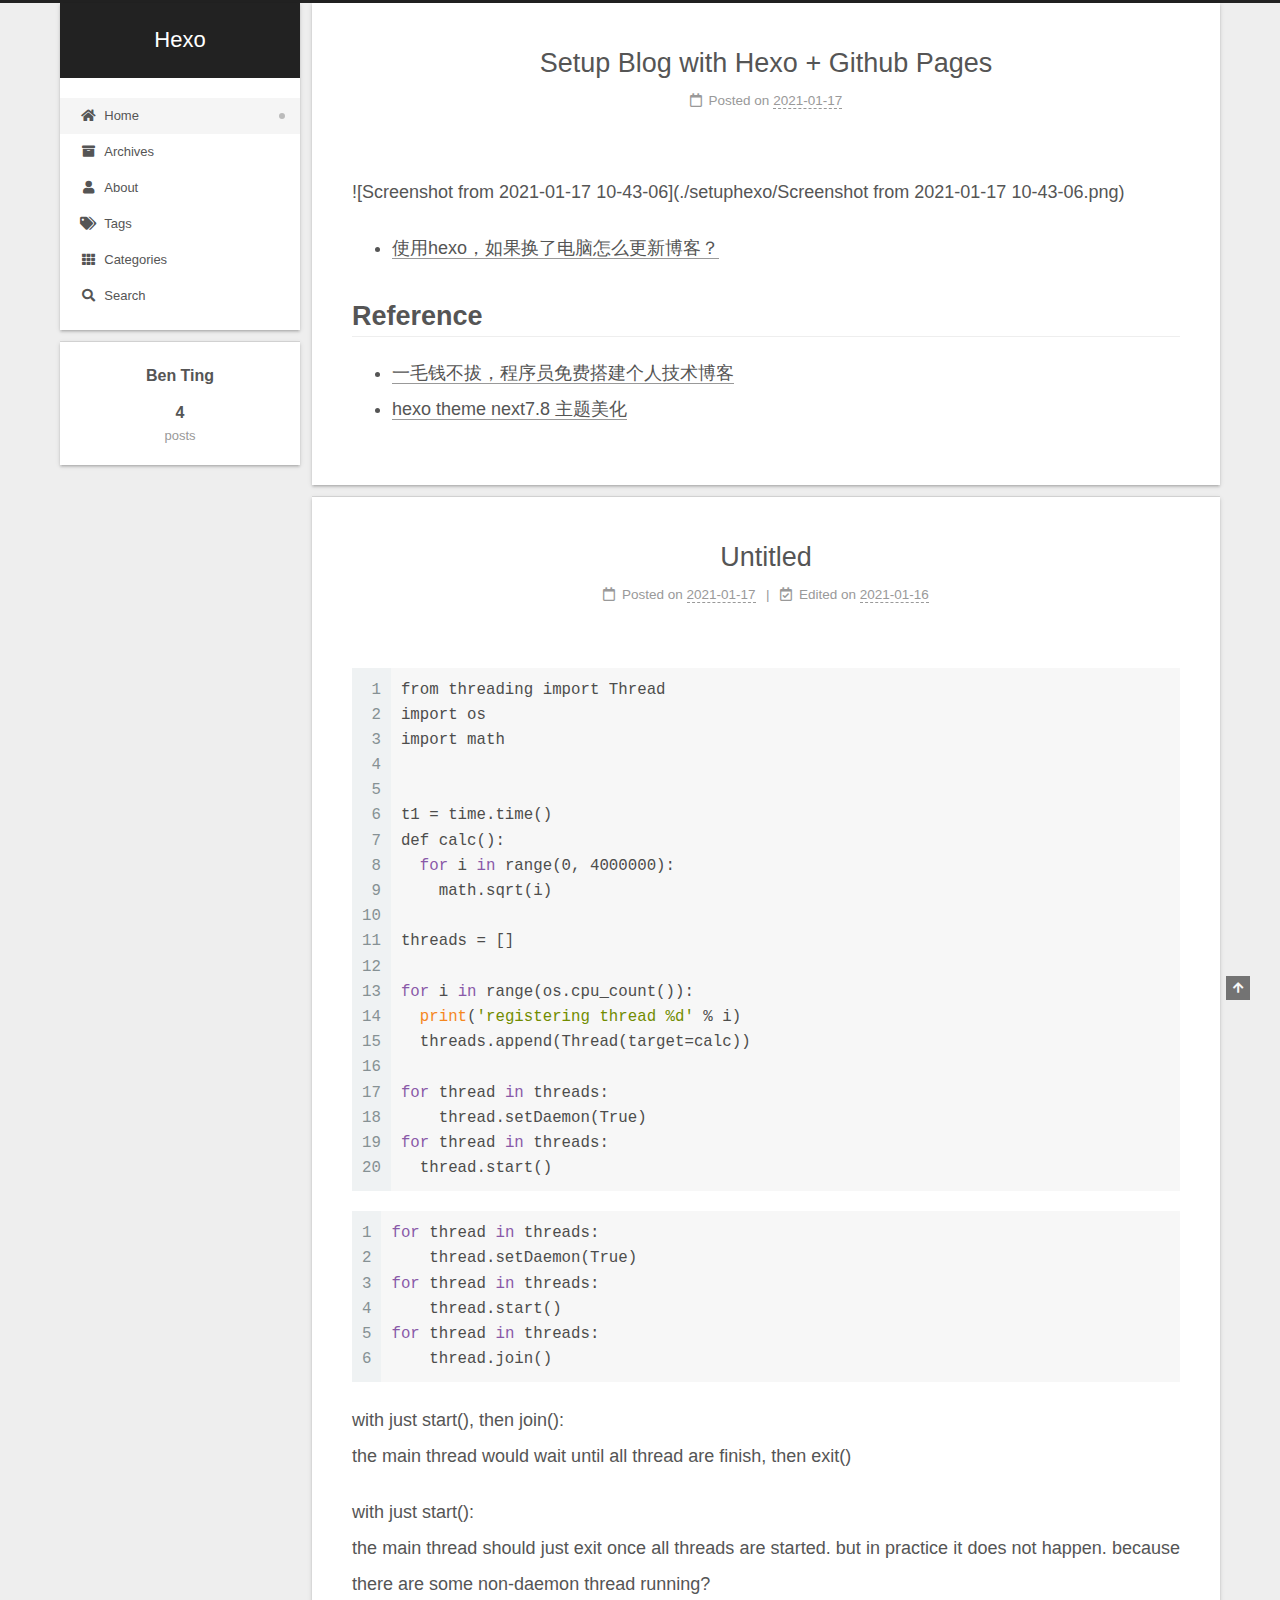
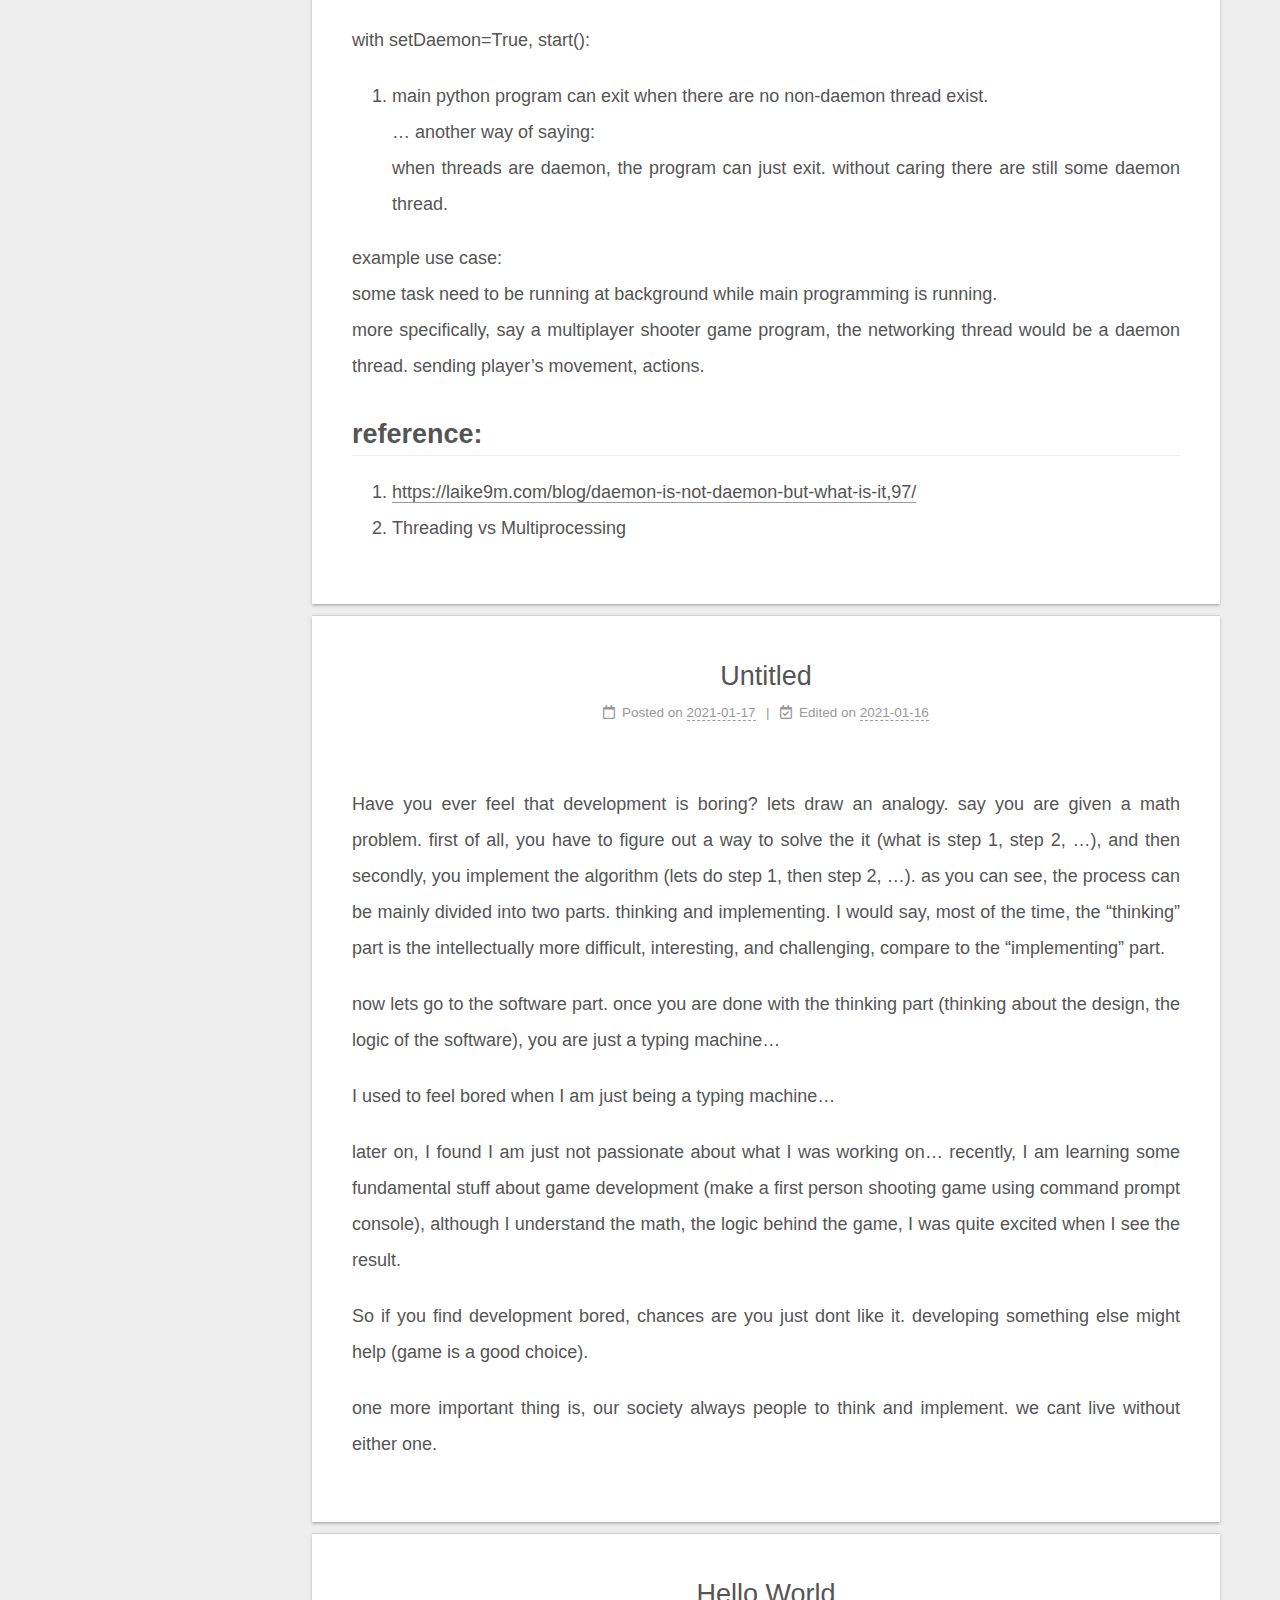
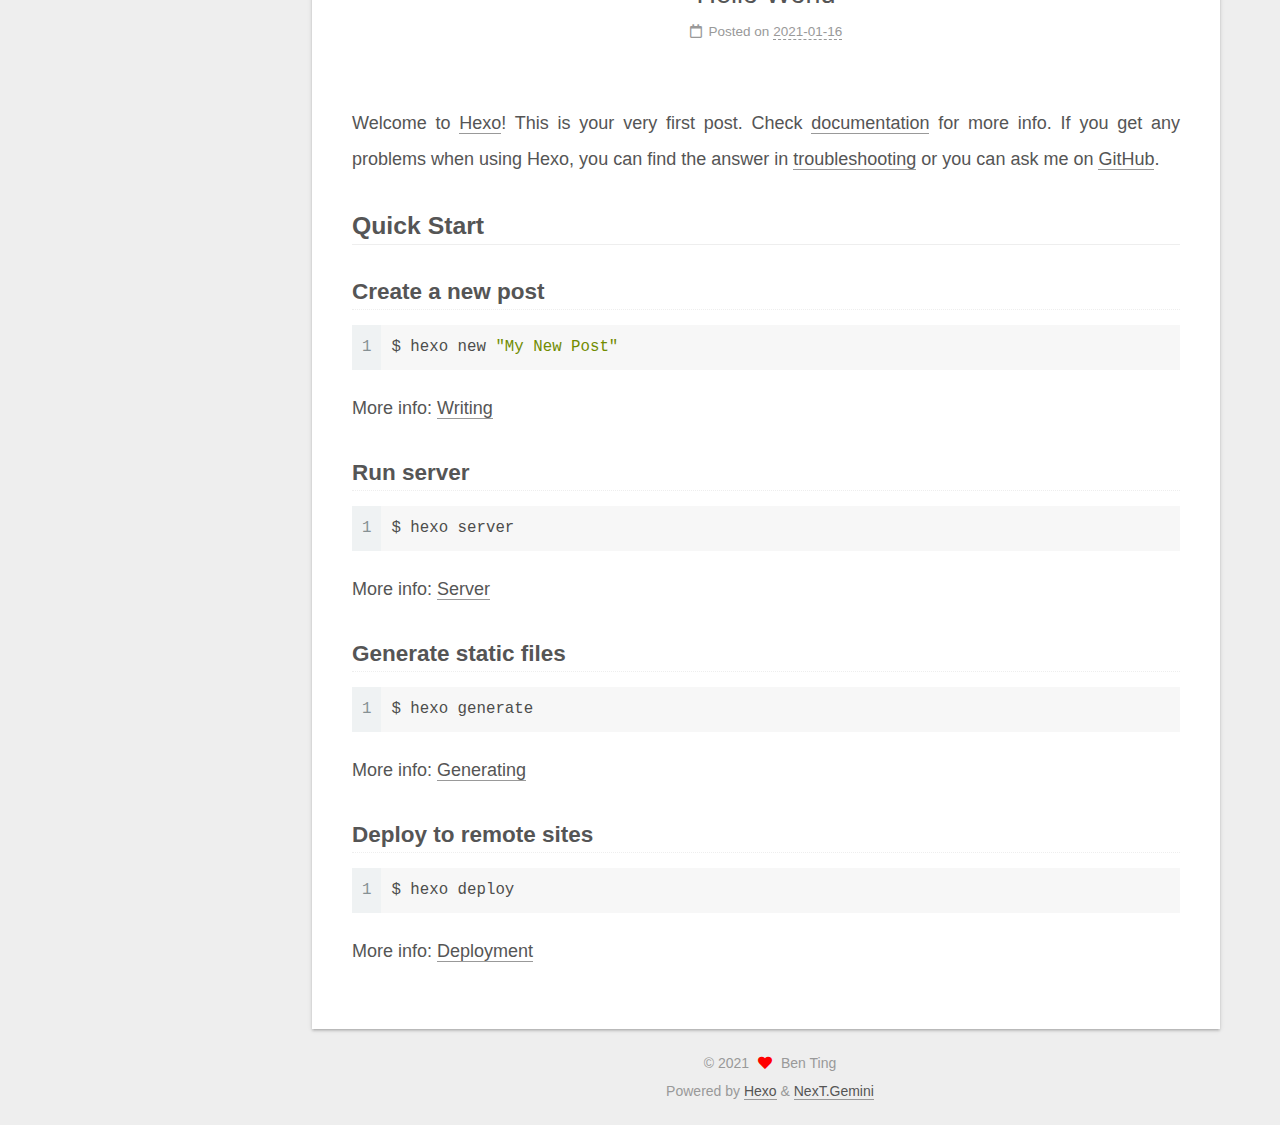
<file: index.html>
<!DOCTYPE html>
<html lang="en">
<head>
  <meta charset="UTF-8">
<meta name="viewport" content="width=device-width, initial-scale=1, maximum-scale=2">
<meta name="theme-color" content="#222">
<meta name="generator" content="Hexo 5.3.0">
  <link rel="apple-touch-icon" sizes="180x180" href="/images/apple-touch-icon-next.png">
  <link rel="icon" type="image/png" sizes="32x32" href="/images/favicon-32x32-next.png">
  <link rel="icon" type="image/png" sizes="16x16" href="/images/favicon-16x16-next.png">
  <link rel="mask-icon" href="/images/logo.svg" color="#222">

<link rel="stylesheet" href="/css/main.css">


<link rel="stylesheet" href="/lib/font-awesome/css/all.min.css">

<script id="hexo-configurations">
    var NexT = window.NexT || {};
    var CONFIG = {"hostname":"benting180.github.io","root":"/","scheme":"Gemini","version":"7.8.0","exturl":false,"sidebar":{"position":"left","display":"post","padding":18,"offset":12,"onmobile":false},"copycode":{"enable":false,"show_result":false,"style":null},"back2top":{"enable":true,"sidebar":false,"scrollpercent":false},"bookmark":{"enable":false,"color":"#222","save":"auto"},"fancybox":false,"mediumzoom":false,"lazyload":false,"pangu":false,"comments":{"style":"tabs","active":null,"storage":true,"lazyload":false,"nav":null},"algolia":{"hits":{"per_page":10},"labels":{"input_placeholder":"Search for Posts","hits_empty":"We didn't find any results for the search: ${query}","hits_stats":"${hits} results found in ${time} ms"}},"localsearch":{"enable":true,"trigger":"auto","top_n_per_article":1,"unescape":false,"preload":false},"motion":{"enable":false,"async":false,"transition":{"post_block":"fadeIn","post_header":"slideDownIn","post_body":"slideDownIn","coll_header":"slideLeftIn","sidebar":"slideUpIn"}},"path":"search.xml"};
  </script>

  <meta property="og:type" content="website">
<meta property="og:title" content="Hexo">
<meta property="og:url" content="http://benting180.github.io/index.html">
<meta property="og:site_name" content="Hexo">
<meta property="og:locale" content="en_US">
<meta property="article:author" content="Ben Ting">
<meta name="twitter:card" content="summary">

<link rel="canonical" href="http://benting180.github.io/">


<script id="page-configurations">
  // https://hexo.io/docs/variables.html
  CONFIG.page = {
    sidebar: "",
    isHome : true,
    isPost : false,
    lang   : 'en'
  };
</script>

  <title>Hexo</title>
  






  <noscript>
  <style>
  .use-motion .brand,
  .use-motion .menu-item,
  .sidebar-inner,
  .use-motion .post-block,
  .use-motion .pagination,
  .use-motion .comments,
  .use-motion .post-header,
  .use-motion .post-body,
  .use-motion .collection-header { opacity: initial; }

  .use-motion .site-title,
  .use-motion .site-subtitle {
    opacity: initial;
    top: initial;
  }

  .use-motion .logo-line-before i { left: initial; }
  .use-motion .logo-line-after i { right: initial; }
  </style>
</noscript>

</head>

<body itemscope itemtype="http://schema.org/WebPage">
  <div class="container">
    <div class="headband"></div>

    <header class="header" itemscope itemtype="http://schema.org/WPHeader">
      <div class="header-inner"><div class="site-brand-container">
  <div class="site-nav-toggle">
    <div class="toggle" aria-label="Toggle navigation bar">
      <span class="toggle-line toggle-line-first"></span>
      <span class="toggle-line toggle-line-middle"></span>
      <span class="toggle-line toggle-line-last"></span>
    </div>
  </div>

  <div class="site-meta">

    <a href="/" class="brand" rel="start">
      <span class="logo-line-before"><i></i></span>
      <h1 class="site-title">Hexo</h1>
      <span class="logo-line-after"><i></i></span>
    </a>
  </div>

  <div class="site-nav-right">
    <div class="toggle popup-trigger">
        <i class="fa fa-search fa-fw fa-lg"></i>
    </div>
  </div>
</div>




<nav class="site-nav">
  <ul id="menu" class="main-menu menu">
        <li class="menu-item menu-item-home">

    <a href="/" rel="section"><i class="fa fa-home fa-fw"></i>Home</a>

  </li>
        <li class="menu-item menu-item-archives">

    <a href="/archives/" rel="section"><i class="fa fa-archive fa-fw"></i>Archives</a>

  </li>
        <li class="menu-item menu-item-about">

    <a href="/about/" rel="section"><i class="fa fa-user fa-fw"></i>About</a>

  </li>
        <li class="menu-item menu-item-tags">

    <a href="/tags/" rel="section"><i class="fa fa-tags fa-fw"></i>Tags</a>

  </li>
        <li class="menu-item menu-item-categories">

    <a href="/categories/" rel="section"><i class="fa fa-th fa-fw"></i>Categories</a>

  </li>
      <li class="menu-item menu-item-search">
        <a role="button" class="popup-trigger"><i class="fa fa-search fa-fw"></i>Search
        </a>
      </li>
  </ul>
</nav>



  <div class="search-pop-overlay">
    <div class="popup search-popup">
        <div class="search-header">
  <span class="search-icon">
    <i class="fa fa-search"></i>
  </span>
  <div class="search-input-container">
    <input autocomplete="off" autocapitalize="off"
           placeholder="Searching..." spellcheck="false"
           type="search" class="search-input">
  </div>
  <span class="popup-btn-close">
    <i class="fa fa-times-circle"></i>
  </span>
</div>
<div id="search-result">
  <div id="no-result">
    <i class="fa fa-spinner fa-pulse fa-5x fa-fw"></i>
  </div>
</div>

    </div>
  </div>

</div>
    </header>

    
  <div class="back-to-top">
    <i class="fa fa-arrow-up"></i>
    <span>0%</span>
  </div>


    <main class="main">
      <div class="main-inner">
        <div class="content-wrap">
          

          <div class="content index posts-expand">
            
      
  
  
  <article itemscope itemtype="http://schema.org/Article" class="post-block" lang="en">
    <link itemprop="mainEntityOfPage" href="http://benting180.github.io/2021/01/17/setuphexo/">

    <span hidden itemprop="author" itemscope itemtype="http://schema.org/Person">
      <meta itemprop="image" content="/images/avatar.gif">
      <meta itemprop="name" content="Ben Ting">
      <meta itemprop="description" content="">
    </span>

    <span hidden itemprop="publisher" itemscope itemtype="http://schema.org/Organization">
      <meta itemprop="name" content="Hexo">
    </span>
      <header class="post-header">
        <h2 class="post-title" itemprop="name headline">
          
            <a href="/2021/01/17/setuphexo/" class="post-title-link" itemprop="url">Setup Blog with Hexo + Github Pages</a>
        </h2>

        <div class="post-meta">
            <span class="post-meta-item">
              <span class="post-meta-item-icon">
                <i class="far fa-calendar"></i>
              </span>
              <span class="post-meta-item-text">Posted on</span>
              

              <time title="Created: 2021-01-17 10:41:49 / Modified: 11:14:31" itemprop="dateCreated datePublished" datetime="2021-01-17T10:41:49+08:00">2021-01-17</time>
            </span>

          

        </div>
      </header>

    
    
    
    <div class="post-body" itemprop="articleBody">

      
          <p>![Screenshot from 2021-01-17 10-43-06](./setuphexo/Screenshot from 2021-01-17 10-43-06.png)</p>
<ul>
<li><a target="_blank" rel="noopener" href="https://www.zhihu.com/question/21193762">使用hexo，如果换了电脑怎么更新博客？</a></li>
</ul>
<h1 id="Reference"><a href="#Reference" class="headerlink" title="Reference"></a>Reference</h1><ul>
<li><a target="_blank" rel="noopener" href="https://www.bilibili.com/video/av60124681/">一毛钱不拔，程序员免费搭建个人技术博客</a></li>
<li><a target="_blank" rel="noopener" href="https://blog.csdn.net/tuckEnough/article/details/107383201">hexo theme next7.8 主题美化</a></li>
</ul>

      
    </div>

    
    
    
      <footer class="post-footer">
        <div class="post-eof"></div>
      </footer>
  </article>
  
  
  

      
  
  
  <article itemscope itemtype="http://schema.org/Article" class="post-block" lang="en">
    <link itemprop="mainEntityOfPage" href="http://benting180.github.io/2021/01/17/2020-07-04-learning_python_threading/">

    <span hidden itemprop="author" itemscope itemtype="http://schema.org/Person">
      <meta itemprop="image" content="/images/avatar.gif">
      <meta itemprop="name" content="Ben Ting">
      <meta itemprop="description" content="">
    </span>

    <span hidden itemprop="publisher" itemscope itemtype="http://schema.org/Organization">
      <meta itemprop="name" content="Hexo">
    </span>
      <header class="post-header">
        <h2 class="post-title" itemprop="name headline">
          
            <a href="/2021/01/17/2020-07-04-learning_python_threading/" class="post-title-link" itemprop="url">Untitled</a>
        </h2>

        <div class="post-meta">
            <span class="post-meta-item">
              <span class="post-meta-item-icon">
                <i class="far fa-calendar"></i>
              </span>
              <span class="post-meta-item-text">Posted on</span>

              <time title="Created: 2021-01-17 10:19:00" itemprop="dateCreated datePublished" datetime="2021-01-17T10:19:00+08:00">2021-01-17</time>
            </span>
              <span class="post-meta-item">
                <span class="post-meta-item-icon">
                  <i class="far fa-calendar-check"></i>
                </span>
                <span class="post-meta-item-text">Edited on</span>
                <time title="Modified: 2021-01-16 18:34:45" itemprop="dateModified" datetime="2021-01-16T18:34:45+08:00">2021-01-16</time>
              </span>

          

        </div>
      </header>

    
    
    
    <div class="post-body" itemprop="articleBody">

      
          <figure class="highlight bash"><table><tr><td class="gutter"><pre><span class="line">1</span><br><span class="line">2</span><br><span class="line">3</span><br><span class="line">4</span><br><span class="line">5</span><br><span class="line">6</span><br><span class="line">7</span><br><span class="line">8</span><br><span class="line">9</span><br><span class="line">10</span><br><span class="line">11</span><br><span class="line">12</span><br><span class="line">13</span><br><span class="line">14</span><br><span class="line">15</span><br><span class="line">16</span><br><span class="line">17</span><br><span class="line">18</span><br><span class="line">19</span><br><span class="line">20</span><br></pre></td><td class="code"><pre><span class="line">from threading import Thread</span><br><span class="line">import os</span><br><span class="line">import math</span><br><span class="line"> </span><br><span class="line"> </span><br><span class="line">t1 = time.time()</span><br><span class="line">def calc():</span><br><span class="line">  <span class="keyword">for</span> i <span class="keyword">in</span> range(0, 4000000):</span><br><span class="line">    math.sqrt(i)</span><br><span class="line"> </span><br><span class="line">threads = []</span><br><span class="line"> </span><br><span class="line"><span class="keyword">for</span> i <span class="keyword">in</span> range(os.cpu_count()):</span><br><span class="line">  <span class="built_in">print</span>(<span class="string">&#x27;registering thread %d&#x27;</span> % i)</span><br><span class="line">  threads.append(Thread(target=calc))</span><br><span class="line"> </span><br><span class="line"><span class="keyword">for</span> thread <span class="keyword">in</span> threads:</span><br><span class="line">    thread.setDaemon(True)</span><br><span class="line"><span class="keyword">for</span> thread <span class="keyword">in</span> threads:</span><br><span class="line">  thread.start()</span><br></pre></td></tr></table></figure>
<figure class="highlight bash"><table><tr><td class="gutter"><pre><span class="line">1</span><br><span class="line">2</span><br><span class="line">3</span><br><span class="line">4</span><br><span class="line">5</span><br><span class="line">6</span><br></pre></td><td class="code"><pre><span class="line"><span class="keyword">for</span> thread <span class="keyword">in</span> threads:</span><br><span class="line">    thread.setDaemon(True)</span><br><span class="line"><span class="keyword">for</span> thread <span class="keyword">in</span> threads:</span><br><span class="line">    thread.start()</span><br><span class="line"><span class="keyword">for</span> thread <span class="keyword">in</span> threads:</span><br><span class="line">    thread.join()</span><br></pre></td></tr></table></figure>
<p>with just start(), then join():<br>the main thread would wait until all thread are finish, then exit()</p>
<p>with just start():<br>the main thread should just exit once all threads are started. but in practice it does not happen. because there are some non-daemon thread running?</p>
<p>with setDaemon=True, start():</p>
<ol>
<li>main python program can exit when there are no non-daemon thread exist.<br>… another way of saying:<br>when threads are daemon, the program can just exit. without caring there are still some daemon thread.</li>
</ol>
<p>example use case:<br>some task need to be running at background while main programming is running.<br>more specifically, say a multiplayer shooter game program, the networking thread would be a daemon thread. sending player’s movement, actions.</p>
<h1 id="reference"><a href="#reference" class="headerlink" title="reference:"></a>reference:</h1><ol>
<li><a target="_blank" rel="noopener" href="https://laike9m.com/blog/daemon-is-not-daemon-but-what-is-it,97/">https://laike9m.com/blog/daemon-is-not-daemon-but-what-is-it,97/</a></li>
<li>Threading vs Multiprocessing</li>
</ol>

      
    </div>

    
    
    
      <footer class="post-footer">
        <div class="post-eof"></div>
      </footer>
  </article>
  
  
  

      
  
  
  <article itemscope itemtype="http://schema.org/Article" class="post-block" lang="en">
    <link itemprop="mainEntityOfPage" href="http://benting180.github.io/2021/01/17/2020-01-31-Development_is_boring/">

    <span hidden itemprop="author" itemscope itemtype="http://schema.org/Person">
      <meta itemprop="image" content="/images/avatar.gif">
      <meta itemprop="name" content="Ben Ting">
      <meta itemprop="description" content="">
    </span>

    <span hidden itemprop="publisher" itemscope itemtype="http://schema.org/Organization">
      <meta itemprop="name" content="Hexo">
    </span>
      <header class="post-header">
        <h2 class="post-title" itemprop="name headline">
          
            <a href="/2021/01/17/2020-01-31-Development_is_boring/" class="post-title-link" itemprop="url">Untitled</a>
        </h2>

        <div class="post-meta">
            <span class="post-meta-item">
              <span class="post-meta-item-icon">
                <i class="far fa-calendar"></i>
              </span>
              <span class="post-meta-item-text">Posted on</span>

              <time title="Created: 2021-01-17 10:19:00" itemprop="dateCreated datePublished" datetime="2021-01-17T10:19:00+08:00">2021-01-17</time>
            </span>
              <span class="post-meta-item">
                <span class="post-meta-item-icon">
                  <i class="far fa-calendar-check"></i>
                </span>
                <span class="post-meta-item-text">Edited on</span>
                <time title="Modified: 2021-01-16 18:34:32" itemprop="dateModified" datetime="2021-01-16T18:34:32+08:00">2021-01-16</time>
              </span>

          

        </div>
      </header>

    
    
    
    <div class="post-body" itemprop="articleBody">

      
          <p>Have you ever feel that development is boring? lets draw an analogy. say you are given a math problem. first of all, you have to figure out a way to solve the it (what is step 1, step 2, …), and then secondly, you implement the algorithm (lets do step 1, then step 2, …). as you can see, the process can be mainly divided into two parts. thinking and implementing. I would say, most of the time, the “thinking” part is the intellectually more difficult, interesting, and challenging, compare to the “implementing” part.</p>
<p>now lets go to the software part. once you are done with the thinking part (thinking about the design, the logic of the software), you are just a typing machine…</p>
<p>I used to feel bored when I am just being a typing machine…</p>
<p>later on, I found I am just not passionate about what I was working on… recently, I am learning some fundamental stuff about game development (make a first person shooting game using command prompt console), although I understand the math, the logic behind the game, I was quite excited when I see the result.</p>
<p>So if you find development bored, chances are you just dont like it. developing something else might help (game is a good choice).</p>
<p>one more important thing is, our society always people to think and implement. we cant live without either one.</p>

      
    </div>

    
    
    
      <footer class="post-footer">
        <div class="post-eof"></div>
      </footer>
  </article>
  
  
  

      
  
  
  <article itemscope itemtype="http://schema.org/Article" class="post-block" lang="en">
    <link itemprop="mainEntityOfPage" href="http://benting180.github.io/2021/01/16/hello-world/">

    <span hidden itemprop="author" itemscope itemtype="http://schema.org/Person">
      <meta itemprop="image" content="/images/avatar.gif">
      <meta itemprop="name" content="Ben Ting">
      <meta itemprop="description" content="">
    </span>

    <span hidden itemprop="publisher" itemscope itemtype="http://schema.org/Organization">
      <meta itemprop="name" content="Hexo">
    </span>
      <header class="post-header">
        <h2 class="post-title" itemprop="name headline">
          
            <a href="/2021/01/16/hello-world/" class="post-title-link" itemprop="url">Hello World</a>
        </h2>

        <div class="post-meta">
            <span class="post-meta-item">
              <span class="post-meta-item-icon">
                <i class="far fa-calendar"></i>
              </span>
              <span class="post-meta-item-text">Posted on</span>

              <time title="Created: 2021-01-16 20:55:27" itemprop="dateCreated datePublished" datetime="2021-01-16T20:55:27+08:00">2021-01-16</time>
            </span>

          

        </div>
      </header>

    
    
    
    <div class="post-body" itemprop="articleBody">

      
          <p>Welcome to <a target="_blank" rel="noopener" href="https://hexo.io/">Hexo</a>! This is your very first post. Check <a target="_blank" rel="noopener" href="https://hexo.io/docs/">documentation</a> for more info. If you get any problems when using Hexo, you can find the answer in <a target="_blank" rel="noopener" href="https://hexo.io/docs/troubleshooting.html">troubleshooting</a> or you can ask me on <a target="_blank" rel="noopener" href="https://github.com/hexojs/hexo/issues">GitHub</a>.</p>
<h2 id="Quick-Start"><a href="#Quick-Start" class="headerlink" title="Quick Start"></a>Quick Start</h2><h3 id="Create-a-new-post"><a href="#Create-a-new-post" class="headerlink" title="Create a new post"></a>Create a new post</h3><figure class="highlight bash"><table><tr><td class="gutter"><pre><span class="line">1</span><br></pre></td><td class="code"><pre><span class="line">$ hexo new <span class="string">&quot;My New Post&quot;</span></span><br></pre></td></tr></table></figure>
<p>More info: <a target="_blank" rel="noopener" href="https://hexo.io/docs/writing.html">Writing</a></p>
<h3 id="Run-server"><a href="#Run-server" class="headerlink" title="Run server"></a>Run server</h3><figure class="highlight bash"><table><tr><td class="gutter"><pre><span class="line">1</span><br></pre></td><td class="code"><pre><span class="line">$ hexo server</span><br></pre></td></tr></table></figure>
<p>More info: <a target="_blank" rel="noopener" href="https://hexo.io/docs/server.html">Server</a></p>
<h3 id="Generate-static-files"><a href="#Generate-static-files" class="headerlink" title="Generate static files"></a>Generate static files</h3><figure class="highlight bash"><table><tr><td class="gutter"><pre><span class="line">1</span><br></pre></td><td class="code"><pre><span class="line">$ hexo generate</span><br></pre></td></tr></table></figure>
<p>More info: <a target="_blank" rel="noopener" href="https://hexo.io/docs/generating.html">Generating</a></p>
<h3 id="Deploy-to-remote-sites"><a href="#Deploy-to-remote-sites" class="headerlink" title="Deploy to remote sites"></a>Deploy to remote sites</h3><figure class="highlight bash"><table><tr><td class="gutter"><pre><span class="line">1</span><br></pre></td><td class="code"><pre><span class="line">$ hexo deploy</span><br></pre></td></tr></table></figure>
<p>More info: <a target="_blank" rel="noopener" href="https://hexo.io/docs/one-command-deployment.html">Deployment</a></p>

      
    </div>

    
    
    
      <footer class="post-footer">
        <div class="post-eof"></div>
      </footer>
  </article>
  
  
  


  



          </div>
          

<script>
  window.addEventListener('tabs:register', () => {
    let { activeClass } = CONFIG.comments;
    if (CONFIG.comments.storage) {
      activeClass = localStorage.getItem('comments_active') || activeClass;
    }
    if (activeClass) {
      let activeTab = document.querySelector(`a[href="#comment-${activeClass}"]`);
      if (activeTab) {
        activeTab.click();
      }
    }
  });
  if (CONFIG.comments.storage) {
    window.addEventListener('tabs:click', event => {
      if (!event.target.matches('.tabs-comment .tab-content .tab-pane')) return;
      let commentClass = event.target.classList[1];
      localStorage.setItem('comments_active', commentClass);
    });
  }
</script>

        </div>
          
  
  <div class="toggle sidebar-toggle">
    <span class="toggle-line toggle-line-first"></span>
    <span class="toggle-line toggle-line-middle"></span>
    <span class="toggle-line toggle-line-last"></span>
  </div>

  <aside class="sidebar">
    <div class="sidebar-inner">

      <ul class="sidebar-nav motion-element">
        <li class="sidebar-nav-toc">
          Table of Contents
        </li>
        <li class="sidebar-nav-overview">
          Overview
        </li>
      </ul>

      <!--noindex-->
      <div class="post-toc-wrap sidebar-panel">
      </div>
      <!--/noindex-->

      <div class="site-overview-wrap sidebar-panel">
        <div class="site-author motion-element" itemprop="author" itemscope itemtype="http://schema.org/Person">
  <p class="site-author-name" itemprop="name">Ben Ting</p>
  <div class="site-description" itemprop="description"></div>
</div>
<div class="site-state-wrap motion-element">
  <nav class="site-state">
      <div class="site-state-item site-state-posts">
          <a href="/archives/">
        
          <span class="site-state-item-count">4</span>
          <span class="site-state-item-name">posts</span>
        </a>
      </div>
  </nav>
</div>



      </div>

    </div>
  </aside>
  <div id="sidebar-dimmer"></div>


      </div>
    </main>

    <footer class="footer">
      <div class="footer-inner">
        

        

<div class="copyright">
  
  &copy; 
  <span itemprop="copyrightYear">2021</span>
  <span class="with-love">
    <i class="fa fa-heart"></i>
  </span>
  <span class="author" itemprop="copyrightHolder">Ben Ting</span>
</div>
  <div class="powered-by">Powered by <a href="https://hexo.io/" class="theme-link" rel="noopener" target="_blank">Hexo</a> & <a href="https://theme-next.org/" class="theme-link" rel="noopener" target="_blank">NexT.Gemini</a>
  </div>

        








      </div>
    </footer>
  </div>

  
  <script src="/lib/anime.min.js"></script>

<script src="/js/utils.js"></script>


<script src="/js/schemes/pisces.js"></script>


<script src="/js/next-boot.js"></script>




  




  
<script src="/js/local-search.js"></script>













  

  

</body>
</html>
</file>
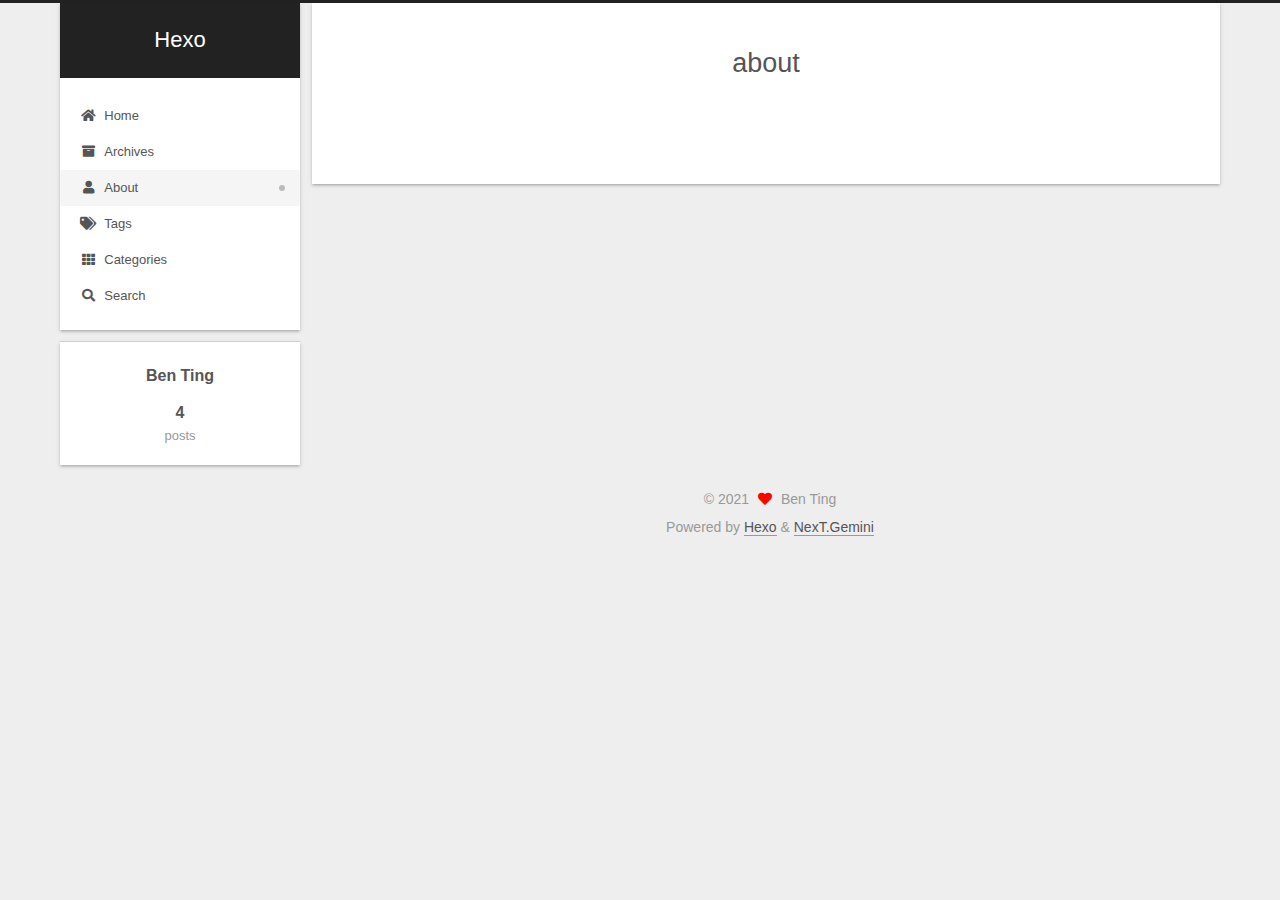
<file: about/index.html>
<!DOCTYPE html>
<html lang="en">
<head>
  <meta charset="UTF-8">
<meta name="viewport" content="width=device-width, initial-scale=1, maximum-scale=2">
<meta name="theme-color" content="#222">
<meta name="generator" content="Hexo 5.3.0">
  <link rel="apple-touch-icon" sizes="180x180" href="/images/apple-touch-icon-next.png">
  <link rel="icon" type="image/png" sizes="32x32" href="/images/favicon-32x32-next.png">
  <link rel="icon" type="image/png" sizes="16x16" href="/images/favicon-16x16-next.png">
  <link rel="mask-icon" href="/images/logo.svg" color="#222">

<link rel="stylesheet" href="/css/main.css">


<link rel="stylesheet" href="/lib/font-awesome/css/all.min.css">

<script id="hexo-configurations">
    var NexT = window.NexT || {};
    var CONFIG = {"hostname":"benting180.github.io","root":"/","scheme":"Gemini","version":"7.8.0","exturl":false,"sidebar":{"position":"left","display":"post","padding":18,"offset":12,"onmobile":false},"copycode":{"enable":false,"show_result":false,"style":null},"back2top":{"enable":true,"sidebar":false,"scrollpercent":false},"bookmark":{"enable":false,"color":"#222","save":"auto"},"fancybox":false,"mediumzoom":false,"lazyload":false,"pangu":false,"comments":{"style":"tabs","active":null,"storage":true,"lazyload":false,"nav":null},"algolia":{"hits":{"per_page":10},"labels":{"input_placeholder":"Search for Posts","hits_empty":"We didn't find any results for the search: ${query}","hits_stats":"${hits} results found in ${time} ms"}},"localsearch":{"enable":true,"trigger":"auto","top_n_per_article":1,"unescape":false,"preload":false},"motion":{"enable":false,"async":false,"transition":{"post_block":"fadeIn","post_header":"slideDownIn","post_body":"slideDownIn","coll_header":"slideLeftIn","sidebar":"slideUpIn"}},"path":"search.xml"};
  </script>

  <meta property="og:type" content="website">
<meta property="og:title" content="about">
<meta property="og:url" content="http://benting180.github.io/about/index.html">
<meta property="og:site_name" content="Hexo">
<meta property="og:locale" content="en_US">
<meta property="article:published_time" content="2021-01-17T02:29:15.000Z">
<meta property="article:modified_time" content="2021-01-17T02:30:40.736Z">
<meta property="article:author" content="Ben Ting">
<meta name="twitter:card" content="summary">

<link rel="canonical" href="http://benting180.github.io/about/">


<script id="page-configurations">
  // https://hexo.io/docs/variables.html
  CONFIG.page = {
    sidebar: "",
    isHome : false,
    isPost : false,
    lang   : 'en'
  };
</script>

  <title>about | Hexo
</title>
  






  <noscript>
  <style>
  .use-motion .brand,
  .use-motion .menu-item,
  .sidebar-inner,
  .use-motion .post-block,
  .use-motion .pagination,
  .use-motion .comments,
  .use-motion .post-header,
  .use-motion .post-body,
  .use-motion .collection-header { opacity: initial; }

  .use-motion .site-title,
  .use-motion .site-subtitle {
    opacity: initial;
    top: initial;
  }

  .use-motion .logo-line-before i { left: initial; }
  .use-motion .logo-line-after i { right: initial; }
  </style>
</noscript>

</head>

<body itemscope itemtype="http://schema.org/WebPage">
  <div class="container">
    <div class="headband"></div>

    <header class="header" itemscope itemtype="http://schema.org/WPHeader">
      <div class="header-inner"><div class="site-brand-container">
  <div class="site-nav-toggle">
    <div class="toggle" aria-label="Toggle navigation bar">
      <span class="toggle-line toggle-line-first"></span>
      <span class="toggle-line toggle-line-middle"></span>
      <span class="toggle-line toggle-line-last"></span>
    </div>
  </div>

  <div class="site-meta">

    <a href="/" class="brand" rel="start">
      <span class="logo-line-before"><i></i></span>
      <h1 class="site-title">Hexo</h1>
      <span class="logo-line-after"><i></i></span>
    </a>
  </div>

  <div class="site-nav-right">
    <div class="toggle popup-trigger">
        <i class="fa fa-search fa-fw fa-lg"></i>
    </div>
  </div>
</div>




<nav class="site-nav">
  <ul id="menu" class="main-menu menu">
        <li class="menu-item menu-item-home">

    <a href="/" rel="section"><i class="fa fa-home fa-fw"></i>Home</a>

  </li>
        <li class="menu-item menu-item-archives">

    <a href="/archives/" rel="section"><i class="fa fa-archive fa-fw"></i>Archives</a>

  </li>
        <li class="menu-item menu-item-about">

    <a href="/about/" rel="section"><i class="fa fa-user fa-fw"></i>About</a>

  </li>
        <li class="menu-item menu-item-tags">

    <a href="/tags/" rel="section"><i class="fa fa-tags fa-fw"></i>Tags</a>

  </li>
        <li class="menu-item menu-item-categories">

    <a href="/categories/" rel="section"><i class="fa fa-th fa-fw"></i>Categories</a>

  </li>
      <li class="menu-item menu-item-search">
        <a role="button" class="popup-trigger"><i class="fa fa-search fa-fw"></i>Search
        </a>
      </li>
  </ul>
</nav>



  <div class="search-pop-overlay">
    <div class="popup search-popup">
        <div class="search-header">
  <span class="search-icon">
    <i class="fa fa-search"></i>
  </span>
  <div class="search-input-container">
    <input autocomplete="off" autocapitalize="off"
           placeholder="Searching..." spellcheck="false"
           type="search" class="search-input">
  </div>
  <span class="popup-btn-close">
    <i class="fa fa-times-circle"></i>
  </span>
</div>
<div id="search-result">
  <div id="no-result">
    <i class="fa fa-spinner fa-pulse fa-5x fa-fw"></i>
  </div>
</div>

    </div>
  </div>

</div>
    </header>

    
  <div class="back-to-top">
    <i class="fa fa-arrow-up"></i>
    <span>0%</span>
  </div>


    <main class="main">
      <div class="main-inner">
        <div class="content-wrap">
          
  
  

          <div class="content page posts-expand">
            

    
    
    
    <div class="post-block" lang="en">
      <header class="post-header">

<h1 class="post-title" itemprop="name headline">about
</h1>

<div class="post-meta">
  

</div>

</header>

      
      
      
      <div class="post-body">
          
      </div>
      
      
      
    </div>
    

    
    
    


          </div>
          

<script>
  window.addEventListener('tabs:register', () => {
    let { activeClass } = CONFIG.comments;
    if (CONFIG.comments.storage) {
      activeClass = localStorage.getItem('comments_active') || activeClass;
    }
    if (activeClass) {
      let activeTab = document.querySelector(`a[href="#comment-${activeClass}"]`);
      if (activeTab) {
        activeTab.click();
      }
    }
  });
  if (CONFIG.comments.storage) {
    window.addEventListener('tabs:click', event => {
      if (!event.target.matches('.tabs-comment .tab-content .tab-pane')) return;
      let commentClass = event.target.classList[1];
      localStorage.setItem('comments_active', commentClass);
    });
  }
</script>

        </div>
          
  
  <div class="toggle sidebar-toggle">
    <span class="toggle-line toggle-line-first"></span>
    <span class="toggle-line toggle-line-middle"></span>
    <span class="toggle-line toggle-line-last"></span>
  </div>

  <aside class="sidebar">
    <div class="sidebar-inner">

      <ul class="sidebar-nav motion-element">
        <li class="sidebar-nav-toc">
          Table of Contents
        </li>
        <li class="sidebar-nav-overview">
          Overview
        </li>
      </ul>

      <!--noindex-->
      <div class="post-toc-wrap sidebar-panel">
      </div>
      <!--/noindex-->

      <div class="site-overview-wrap sidebar-panel">
        <div class="site-author motion-element" itemprop="author" itemscope itemtype="http://schema.org/Person">
  <p class="site-author-name" itemprop="name">Ben Ting</p>
  <div class="site-description" itemprop="description"></div>
</div>
<div class="site-state-wrap motion-element">
  <nav class="site-state">
      <div class="site-state-item site-state-posts">
          <a href="/archives/">
        
          <span class="site-state-item-count">4</span>
          <span class="site-state-item-name">posts</span>
        </a>
      </div>
  </nav>
</div>



      </div>

    </div>
  </aside>
  <div id="sidebar-dimmer"></div>


      </div>
    </main>

    <footer class="footer">
      <div class="footer-inner">
        

        

<div class="copyright">
  
  &copy; 
  <span itemprop="copyrightYear">2021</span>
  <span class="with-love">
    <i class="fa fa-heart"></i>
  </span>
  <span class="author" itemprop="copyrightHolder">Ben Ting</span>
</div>
  <div class="powered-by">Powered by <a href="https://hexo.io/" class="theme-link" rel="noopener" target="_blank">Hexo</a> & <a href="https://theme-next.org/" class="theme-link" rel="noopener" target="_blank">NexT.Gemini</a>
  </div>

        








      </div>
    </footer>
  </div>

  
  <script src="/lib/anime.min.js"></script>

<script src="/js/utils.js"></script>


<script src="/js/schemes/pisces.js"></script>


<script src="/js/next-boot.js"></script>




  




  
<script src="/js/local-search.js"></script>













  

  

</body>
</html>
</file>
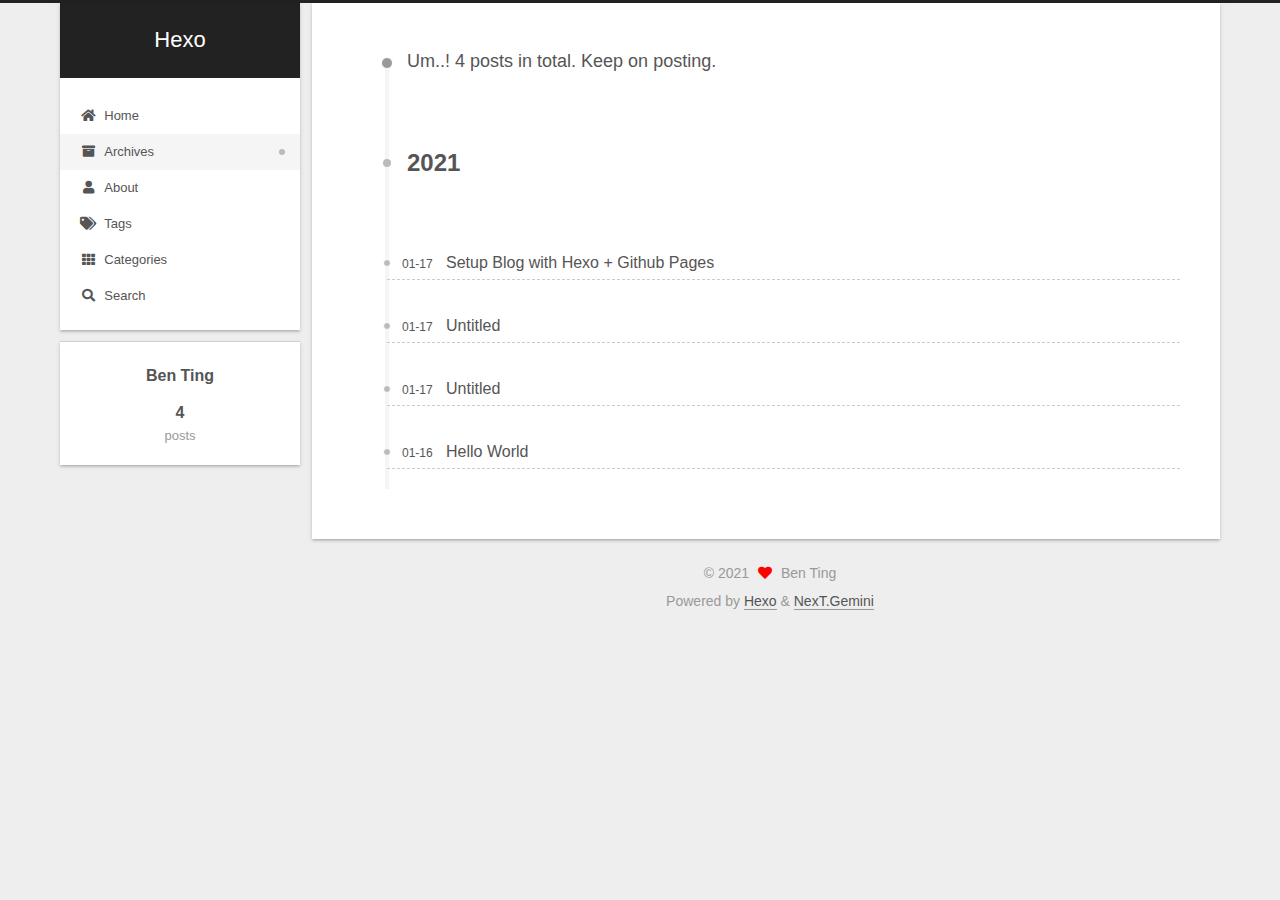
<file: archives/index.html>
<!DOCTYPE html>
<html lang="en">
<head>
  <meta charset="UTF-8">
<meta name="viewport" content="width=device-width, initial-scale=1, maximum-scale=2">
<meta name="theme-color" content="#222">
<meta name="generator" content="Hexo 5.3.0">
  <link rel="apple-touch-icon" sizes="180x180" href="/images/apple-touch-icon-next.png">
  <link rel="icon" type="image/png" sizes="32x32" href="/images/favicon-32x32-next.png">
  <link rel="icon" type="image/png" sizes="16x16" href="/images/favicon-16x16-next.png">
  <link rel="mask-icon" href="/images/logo.svg" color="#222">

<link rel="stylesheet" href="/css/main.css">


<link rel="stylesheet" href="/lib/font-awesome/css/all.min.css">

<script id="hexo-configurations">
    var NexT = window.NexT || {};
    var CONFIG = {"hostname":"benting180.github.io","root":"/","scheme":"Gemini","version":"7.8.0","exturl":false,"sidebar":{"position":"left","display":"post","padding":18,"offset":12,"onmobile":false},"copycode":{"enable":false,"show_result":false,"style":null},"back2top":{"enable":true,"sidebar":false,"scrollpercent":false},"bookmark":{"enable":false,"color":"#222","save":"auto"},"fancybox":false,"mediumzoom":false,"lazyload":false,"pangu":false,"comments":{"style":"tabs","active":null,"storage":true,"lazyload":false,"nav":null},"algolia":{"hits":{"per_page":10},"labels":{"input_placeholder":"Search for Posts","hits_empty":"We didn't find any results for the search: ${query}","hits_stats":"${hits} results found in ${time} ms"}},"localsearch":{"enable":true,"trigger":"auto","top_n_per_article":1,"unescape":false,"preload":false},"motion":{"enable":false,"async":false,"transition":{"post_block":"fadeIn","post_header":"slideDownIn","post_body":"slideDownIn","coll_header":"slideLeftIn","sidebar":"slideUpIn"}},"path":"search.xml"};
  </script>

  <meta property="og:type" content="website">
<meta property="og:title" content="Hexo">
<meta property="og:url" content="http://benting180.github.io/archives/index.html">
<meta property="og:site_name" content="Hexo">
<meta property="og:locale" content="en_US">
<meta property="article:author" content="Ben Ting">
<meta name="twitter:card" content="summary">

<link rel="canonical" href="http://benting180.github.io/archives/">


<script id="page-configurations">
  // https://hexo.io/docs/variables.html
  CONFIG.page = {
    sidebar: "",
    isHome : false,
    isPost : false,
    lang   : 'en'
  };
</script>

  <title>Archive | Hexo</title>
  






  <noscript>
  <style>
  .use-motion .brand,
  .use-motion .menu-item,
  .sidebar-inner,
  .use-motion .post-block,
  .use-motion .pagination,
  .use-motion .comments,
  .use-motion .post-header,
  .use-motion .post-body,
  .use-motion .collection-header { opacity: initial; }

  .use-motion .site-title,
  .use-motion .site-subtitle {
    opacity: initial;
    top: initial;
  }

  .use-motion .logo-line-before i { left: initial; }
  .use-motion .logo-line-after i { right: initial; }
  </style>
</noscript>

</head>

<body itemscope itemtype="http://schema.org/WebPage">
  <div class="container">
    <div class="headband"></div>

    <header class="header" itemscope itemtype="http://schema.org/WPHeader">
      <div class="header-inner"><div class="site-brand-container">
  <div class="site-nav-toggle">
    <div class="toggle" aria-label="Toggle navigation bar">
      <span class="toggle-line toggle-line-first"></span>
      <span class="toggle-line toggle-line-middle"></span>
      <span class="toggle-line toggle-line-last"></span>
    </div>
  </div>

  <div class="site-meta">

    <a href="/" class="brand" rel="start">
      <span class="logo-line-before"><i></i></span>
      <h1 class="site-title">Hexo</h1>
      <span class="logo-line-after"><i></i></span>
    </a>
  </div>

  <div class="site-nav-right">
    <div class="toggle popup-trigger">
        <i class="fa fa-search fa-fw fa-lg"></i>
    </div>
  </div>
</div>




<nav class="site-nav">
  <ul id="menu" class="main-menu menu">
        <li class="menu-item menu-item-home">

    <a href="/" rel="section"><i class="fa fa-home fa-fw"></i>Home</a>

  </li>
        <li class="menu-item menu-item-archives">

    <a href="/archives/" rel="section"><i class="fa fa-archive fa-fw"></i>Archives</a>

  </li>
        <li class="menu-item menu-item-about">

    <a href="/about/" rel="section"><i class="fa fa-user fa-fw"></i>About</a>

  </li>
        <li class="menu-item menu-item-tags">

    <a href="/tags/" rel="section"><i class="fa fa-tags fa-fw"></i>Tags</a>

  </li>
        <li class="menu-item menu-item-categories">

    <a href="/categories/" rel="section"><i class="fa fa-th fa-fw"></i>Categories</a>

  </li>
      <li class="menu-item menu-item-search">
        <a role="button" class="popup-trigger"><i class="fa fa-search fa-fw"></i>Search
        </a>
      </li>
  </ul>
</nav>



  <div class="search-pop-overlay">
    <div class="popup search-popup">
        <div class="search-header">
  <span class="search-icon">
    <i class="fa fa-search"></i>
  </span>
  <div class="search-input-container">
    <input autocomplete="off" autocapitalize="off"
           placeholder="Searching..." spellcheck="false"
           type="search" class="search-input">
  </div>
  <span class="popup-btn-close">
    <i class="fa fa-times-circle"></i>
  </span>
</div>
<div id="search-result">
  <div id="no-result">
    <i class="fa fa-spinner fa-pulse fa-5x fa-fw"></i>
  </div>
</div>

    </div>
  </div>

</div>
    </header>

    
  <div class="back-to-top">
    <i class="fa fa-arrow-up"></i>
    <span>0%</span>
  </div>


    <main class="main">
      <div class="main-inner">
        <div class="content-wrap">
          

          <div class="content archive">
            

  
  
  
  <div class="post-block">
    <div class="posts-collapse">
      <div class="collection-title">
        <span class="collection-header">Um..! 4 posts in total. Keep on posting.</span>
      </div>

      
    <div class="collection-year">
      <span class="collection-header">2021</span>
    </div>

  <article itemscope itemtype="http://schema.org/Article">
    <header class="post-header">

      <div class="post-meta">
        <time itemprop="dateCreated"
              datetime="2021-01-17T10:41:49+08:00"
              content="2021-01-17">
          01-17
        </time>
      </div>

      <div class="post-title">
          <a class="post-title-link" href="/2021/01/17/setuphexo/" itemprop="url">
            <span itemprop="name">Setup Blog with Hexo + Github Pages</span>
          </a>
      </div>

    </header>
  </article>

  <article itemscope itemtype="http://schema.org/Article">
    <header class="post-header">

      <div class="post-meta">
        <time itemprop="dateCreated"
              datetime="2021-01-17T10:19:00+08:00"
              content="2021-01-17">
          01-17
        </time>
      </div>

      <div class="post-title">
          <a class="post-title-link" href="/2021/01/17/2020-07-04-learning_python_threading/" itemprop="url">
            <span itemprop="name">Untitled</span>
          </a>
      </div>

    </header>
  </article>

  <article itemscope itemtype="http://schema.org/Article">
    <header class="post-header">

      <div class="post-meta">
        <time itemprop="dateCreated"
              datetime="2021-01-17T10:19:00+08:00"
              content="2021-01-17">
          01-17
        </time>
      </div>

      <div class="post-title">
          <a class="post-title-link" href="/2021/01/17/2020-01-31-Development_is_boring/" itemprop="url">
            <span itemprop="name">Untitled</span>
          </a>
      </div>

    </header>
  </article>

  <article itemscope itemtype="http://schema.org/Article">
    <header class="post-header">

      <div class="post-meta">
        <time itemprop="dateCreated"
              datetime="2021-01-16T20:55:27+08:00"
              content="2021-01-16">
          01-16
        </time>
      </div>

      <div class="post-title">
          <a class="post-title-link" href="/2021/01/16/hello-world/" itemprop="url">
            <span itemprop="name">Hello World</span>
          </a>
      </div>

    </header>
  </article>


    </div>
  </div>
  
  
  

  



          </div>
          

<script>
  window.addEventListener('tabs:register', () => {
    let { activeClass } = CONFIG.comments;
    if (CONFIG.comments.storage) {
      activeClass = localStorage.getItem('comments_active') || activeClass;
    }
    if (activeClass) {
      let activeTab = document.querySelector(`a[href="#comment-${activeClass}"]`);
      if (activeTab) {
        activeTab.click();
      }
    }
  });
  if (CONFIG.comments.storage) {
    window.addEventListener('tabs:click', event => {
      if (!event.target.matches('.tabs-comment .tab-content .tab-pane')) return;
      let commentClass = event.target.classList[1];
      localStorage.setItem('comments_active', commentClass);
    });
  }
</script>

        </div>
          
  
  <div class="toggle sidebar-toggle">
    <span class="toggle-line toggle-line-first"></span>
    <span class="toggle-line toggle-line-middle"></span>
    <span class="toggle-line toggle-line-last"></span>
  </div>

  <aside class="sidebar">
    <div class="sidebar-inner">

      <ul class="sidebar-nav motion-element">
        <li class="sidebar-nav-toc">
          Table of Contents
        </li>
        <li class="sidebar-nav-overview">
          Overview
        </li>
      </ul>

      <!--noindex-->
      <div class="post-toc-wrap sidebar-panel">
      </div>
      <!--/noindex-->

      <div class="site-overview-wrap sidebar-panel">
        <div class="site-author motion-element" itemprop="author" itemscope itemtype="http://schema.org/Person">
  <p class="site-author-name" itemprop="name">Ben Ting</p>
  <div class="site-description" itemprop="description"></div>
</div>
<div class="site-state-wrap motion-element">
  <nav class="site-state">
      <div class="site-state-item site-state-posts">
          <a href="/archives/">
        
          <span class="site-state-item-count">4</span>
          <span class="site-state-item-name">posts</span>
        </a>
      </div>
  </nav>
</div>



      </div>

    </div>
  </aside>
  <div id="sidebar-dimmer"></div>


      </div>
    </main>

    <footer class="footer">
      <div class="footer-inner">
        

        

<div class="copyright">
  
  &copy; 
  <span itemprop="copyrightYear">2021</span>
  <span class="with-love">
    <i class="fa fa-heart"></i>
  </span>
  <span class="author" itemprop="copyrightHolder">Ben Ting</span>
</div>
  <div class="powered-by">Powered by <a href="https://hexo.io/" class="theme-link" rel="noopener" target="_blank">Hexo</a> & <a href="https://theme-next.org/" class="theme-link" rel="noopener" target="_blank">NexT.Gemini</a>
  </div>

        








      </div>
    </footer>
  </div>

  
  <script src="/lib/anime.min.js"></script>

<script src="/js/utils.js"></script>


<script src="/js/schemes/pisces.js"></script>


<script src="/js/next-boot.js"></script>




  




  
<script src="/js/local-search.js"></script>













  

  

</body>
</html>
</file>
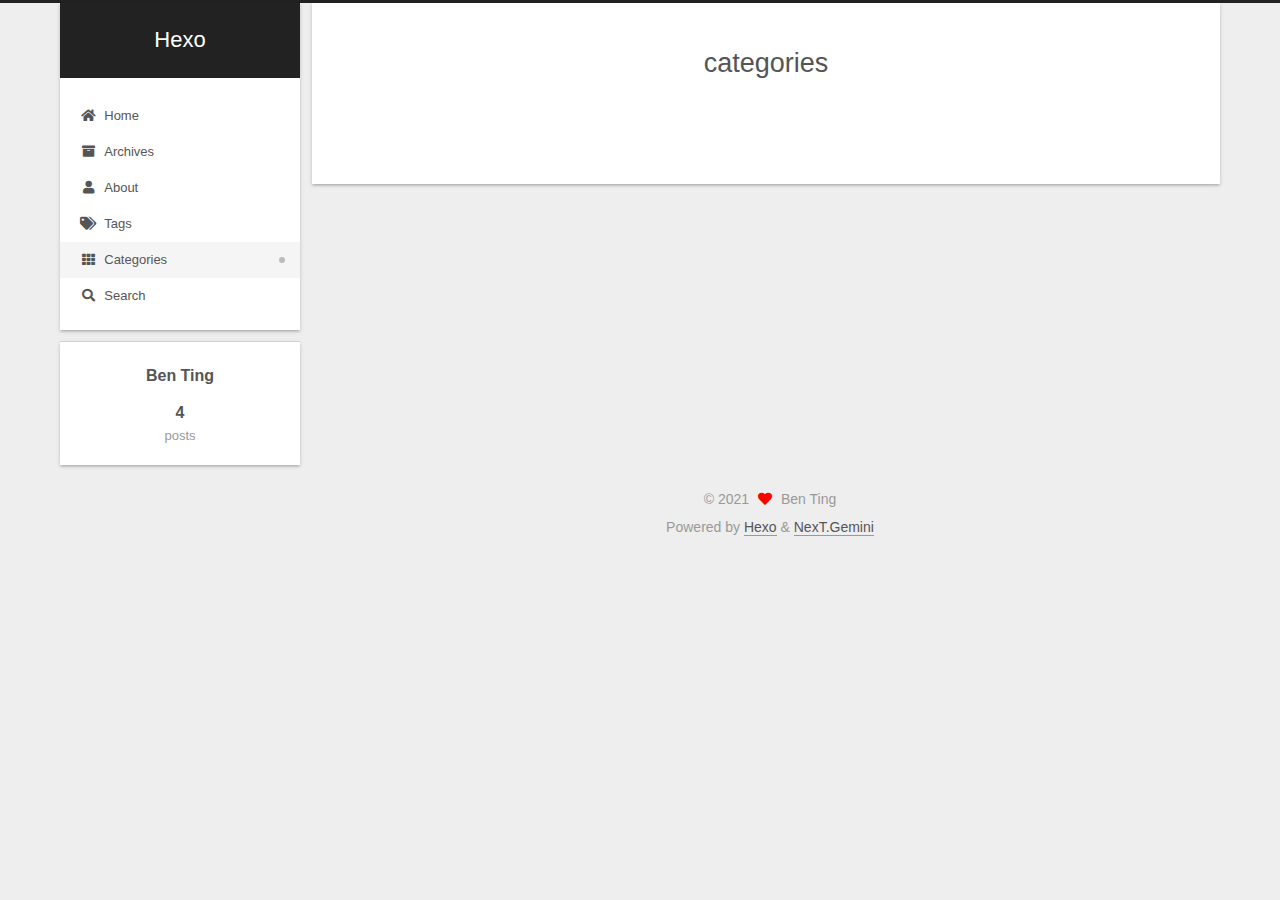
<file: categories/index.html>
<!DOCTYPE html>
<html lang="en">
<head>
  <meta charset="UTF-8">
<meta name="viewport" content="width=device-width, initial-scale=1, maximum-scale=2">
<meta name="theme-color" content="#222">
<meta name="generator" content="Hexo 5.3.0">
  <link rel="apple-touch-icon" sizes="180x180" href="/images/apple-touch-icon-next.png">
  <link rel="icon" type="image/png" sizes="32x32" href="/images/favicon-32x32-next.png">
  <link rel="icon" type="image/png" sizes="16x16" href="/images/favicon-16x16-next.png">
  <link rel="mask-icon" href="/images/logo.svg" color="#222">

<link rel="stylesheet" href="/css/main.css">


<link rel="stylesheet" href="/lib/font-awesome/css/all.min.css">

<script id="hexo-configurations">
    var NexT = window.NexT || {};
    var CONFIG = {"hostname":"benting180.github.io","root":"/","scheme":"Gemini","version":"7.8.0","exturl":false,"sidebar":{"position":"left","display":"post","padding":18,"offset":12,"onmobile":false},"copycode":{"enable":false,"show_result":false,"style":null},"back2top":{"enable":true,"sidebar":false,"scrollpercent":false},"bookmark":{"enable":false,"color":"#222","save":"auto"},"fancybox":false,"mediumzoom":false,"lazyload":false,"pangu":false,"comments":{"style":"tabs","active":null,"storage":true,"lazyload":false,"nav":null},"algolia":{"hits":{"per_page":10},"labels":{"input_placeholder":"Search for Posts","hits_empty":"We didn't find any results for the search: ${query}","hits_stats":"${hits} results found in ${time} ms"}},"localsearch":{"enable":true,"trigger":"auto","top_n_per_article":1,"unescape":false,"preload":false},"motion":{"enable":false,"async":false,"transition":{"post_block":"fadeIn","post_header":"slideDownIn","post_body":"slideDownIn","coll_header":"slideLeftIn","sidebar":"slideUpIn"}},"path":"search.xml"};
  </script>

  <meta property="og:type" content="website">
<meta property="og:title" content="categories">
<meta property="og:url" content="http://benting180.github.io/categories/index.html">
<meta property="og:site_name" content="Hexo">
<meta property="og:locale" content="en_US">
<meta property="article:published_time" content="2021-01-17T02:29:38.000Z">
<meta property="article:modified_time" content="2021-01-17T02:29:38.848Z">
<meta property="article:author" content="Ben Ting">
<meta name="twitter:card" content="summary">

<link rel="canonical" href="http://benting180.github.io/categories/">


<script id="page-configurations">
  // https://hexo.io/docs/variables.html
  CONFIG.page = {
    sidebar: "",
    isHome : false,
    isPost : false,
    lang   : 'en'
  };
</script>

  <title>categories | Hexo
</title>
  






  <noscript>
  <style>
  .use-motion .brand,
  .use-motion .menu-item,
  .sidebar-inner,
  .use-motion .post-block,
  .use-motion .pagination,
  .use-motion .comments,
  .use-motion .post-header,
  .use-motion .post-body,
  .use-motion .collection-header { opacity: initial; }

  .use-motion .site-title,
  .use-motion .site-subtitle {
    opacity: initial;
    top: initial;
  }

  .use-motion .logo-line-before i { left: initial; }
  .use-motion .logo-line-after i { right: initial; }
  </style>
</noscript>

</head>

<body itemscope itemtype="http://schema.org/WebPage">
  <div class="container">
    <div class="headband"></div>

    <header class="header" itemscope itemtype="http://schema.org/WPHeader">
      <div class="header-inner"><div class="site-brand-container">
  <div class="site-nav-toggle">
    <div class="toggle" aria-label="Toggle navigation bar">
      <span class="toggle-line toggle-line-first"></span>
      <span class="toggle-line toggle-line-middle"></span>
      <span class="toggle-line toggle-line-last"></span>
    </div>
  </div>

  <div class="site-meta">

    <a href="/" class="brand" rel="start">
      <span class="logo-line-before"><i></i></span>
      <h1 class="site-title">Hexo</h1>
      <span class="logo-line-after"><i></i></span>
    </a>
  </div>

  <div class="site-nav-right">
    <div class="toggle popup-trigger">
        <i class="fa fa-search fa-fw fa-lg"></i>
    </div>
  </div>
</div>




<nav class="site-nav">
  <ul id="menu" class="main-menu menu">
        <li class="menu-item menu-item-home">

    <a href="/" rel="section"><i class="fa fa-home fa-fw"></i>Home</a>

  </li>
        <li class="menu-item menu-item-archives">

    <a href="/archives/" rel="section"><i class="fa fa-archive fa-fw"></i>Archives</a>

  </li>
        <li class="menu-item menu-item-about">

    <a href="/about/" rel="section"><i class="fa fa-user fa-fw"></i>About</a>

  </li>
        <li class="menu-item menu-item-tags">

    <a href="/tags/" rel="section"><i class="fa fa-tags fa-fw"></i>Tags</a>

  </li>
        <li class="menu-item menu-item-categories">

    <a href="/categories/" rel="section"><i class="fa fa-th fa-fw"></i>Categories</a>

  </li>
      <li class="menu-item menu-item-search">
        <a role="button" class="popup-trigger"><i class="fa fa-search fa-fw"></i>Search
        </a>
      </li>
  </ul>
</nav>



  <div class="search-pop-overlay">
    <div class="popup search-popup">
        <div class="search-header">
  <span class="search-icon">
    <i class="fa fa-search"></i>
  </span>
  <div class="search-input-container">
    <input autocomplete="off" autocapitalize="off"
           placeholder="Searching..." spellcheck="false"
           type="search" class="search-input">
  </div>
  <span class="popup-btn-close">
    <i class="fa fa-times-circle"></i>
  </span>
</div>
<div id="search-result">
  <div id="no-result">
    <i class="fa fa-spinner fa-pulse fa-5x fa-fw"></i>
  </div>
</div>

    </div>
  </div>

</div>
    </header>

    
  <div class="back-to-top">
    <i class="fa fa-arrow-up"></i>
    <span>0%</span>
  </div>


    <main class="main">
      <div class="main-inner">
        <div class="content-wrap">
          
  
  

          <div class="content page posts-expand">
            

    
    
    
    <div class="post-block" lang="en">
      <header class="post-header">

<h1 class="post-title" itemprop="name headline">categories
</h1>

<div class="post-meta">
  

</div>

</header>

      
      
      
      <div class="post-body">
          
      </div>
      
      
      
    </div>
    

    
    
    


          </div>
          

<script>
  window.addEventListener('tabs:register', () => {
    let { activeClass } = CONFIG.comments;
    if (CONFIG.comments.storage) {
      activeClass = localStorage.getItem('comments_active') || activeClass;
    }
    if (activeClass) {
      let activeTab = document.querySelector(`a[href="#comment-${activeClass}"]`);
      if (activeTab) {
        activeTab.click();
      }
    }
  });
  if (CONFIG.comments.storage) {
    window.addEventListener('tabs:click', event => {
      if (!event.target.matches('.tabs-comment .tab-content .tab-pane')) return;
      let commentClass = event.target.classList[1];
      localStorage.setItem('comments_active', commentClass);
    });
  }
</script>

        </div>
          
  
  <div class="toggle sidebar-toggle">
    <span class="toggle-line toggle-line-first"></span>
    <span class="toggle-line toggle-line-middle"></span>
    <span class="toggle-line toggle-line-last"></span>
  </div>

  <aside class="sidebar">
    <div class="sidebar-inner">

      <ul class="sidebar-nav motion-element">
        <li class="sidebar-nav-toc">
          Table of Contents
        </li>
        <li class="sidebar-nav-overview">
          Overview
        </li>
      </ul>

      <!--noindex-->
      <div class="post-toc-wrap sidebar-panel">
      </div>
      <!--/noindex-->

      <div class="site-overview-wrap sidebar-panel">
        <div class="site-author motion-element" itemprop="author" itemscope itemtype="http://schema.org/Person">
  <p class="site-author-name" itemprop="name">Ben Ting</p>
  <div class="site-description" itemprop="description"></div>
</div>
<div class="site-state-wrap motion-element">
  <nav class="site-state">
      <div class="site-state-item site-state-posts">
          <a href="/archives/">
        
          <span class="site-state-item-count">4</span>
          <span class="site-state-item-name">posts</span>
        </a>
      </div>
  </nav>
</div>



      </div>

    </div>
  </aside>
  <div id="sidebar-dimmer"></div>


      </div>
    </main>

    <footer class="footer">
      <div class="footer-inner">
        

        

<div class="copyright">
  
  &copy; 
  <span itemprop="copyrightYear">2021</span>
  <span class="with-love">
    <i class="fa fa-heart"></i>
  </span>
  <span class="author" itemprop="copyrightHolder">Ben Ting</span>
</div>
  <div class="powered-by">Powered by <a href="https://hexo.io/" class="theme-link" rel="noopener" target="_blank">Hexo</a> & <a href="https://theme-next.org/" class="theme-link" rel="noopener" target="_blank">NexT.Gemini</a>
  </div>

        








      </div>
    </footer>
  </div>

  
  <script src="/lib/anime.min.js"></script>

<script src="/js/utils.js"></script>


<script src="/js/schemes/pisces.js"></script>


<script src="/js/next-boot.js"></script>




  




  
<script src="/js/local-search.js"></script>













  

  

</body>
</html>
</file>
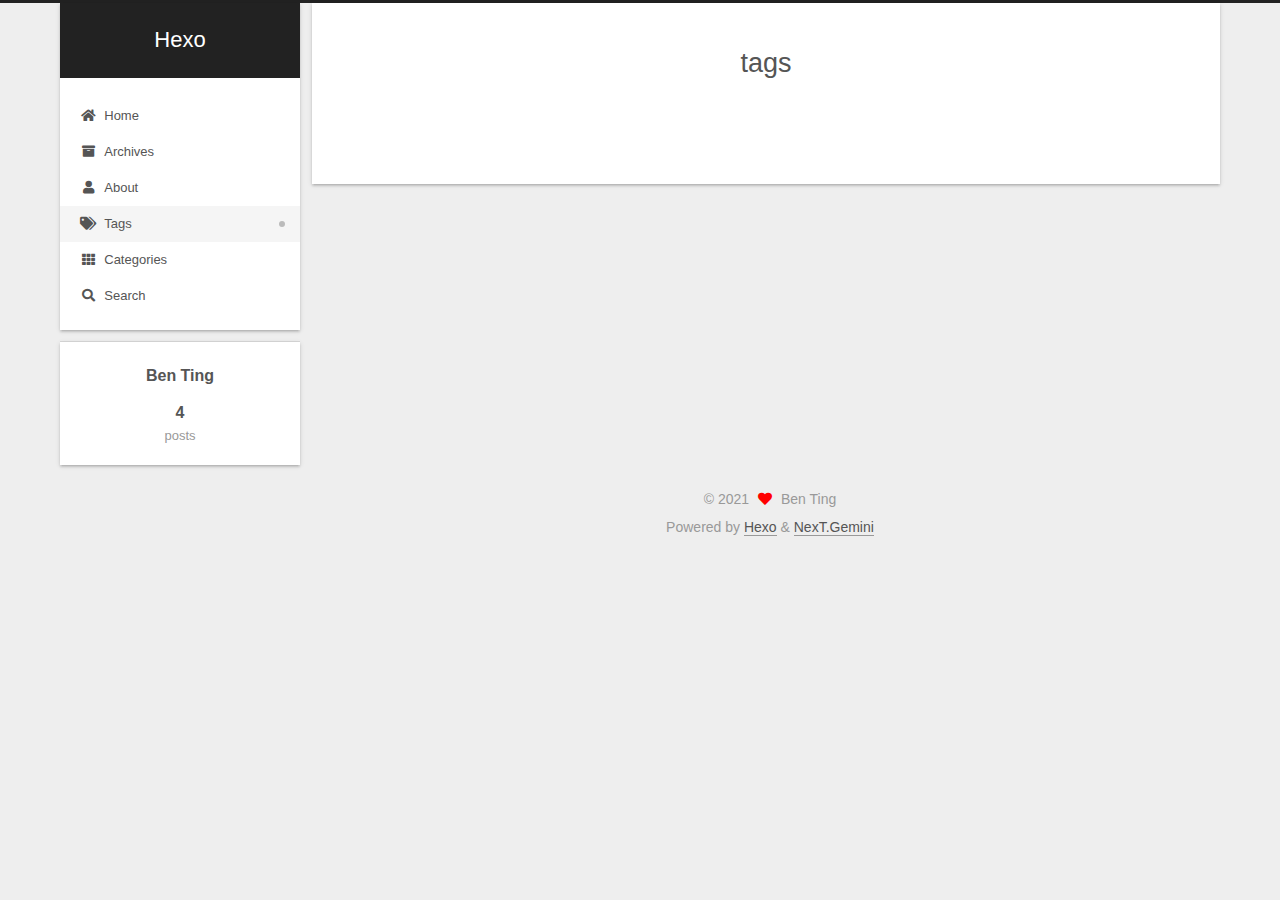
<file: tags/index.html>
<!DOCTYPE html>
<html lang="en">
<head>
  <meta charset="UTF-8">
<meta name="viewport" content="width=device-width, initial-scale=1, maximum-scale=2">
<meta name="theme-color" content="#222">
<meta name="generator" content="Hexo 5.3.0">
  <link rel="apple-touch-icon" sizes="180x180" href="/images/apple-touch-icon-next.png">
  <link rel="icon" type="image/png" sizes="32x32" href="/images/favicon-32x32-next.png">
  <link rel="icon" type="image/png" sizes="16x16" href="/images/favicon-16x16-next.png">
  <link rel="mask-icon" href="/images/logo.svg" color="#222">

<link rel="stylesheet" href="/css/main.css">


<link rel="stylesheet" href="/lib/font-awesome/css/all.min.css">

<script id="hexo-configurations">
    var NexT = window.NexT || {};
    var CONFIG = {"hostname":"benting180.github.io","root":"/","scheme":"Gemini","version":"7.8.0","exturl":false,"sidebar":{"position":"left","display":"post","padding":18,"offset":12,"onmobile":false},"copycode":{"enable":false,"show_result":false,"style":null},"back2top":{"enable":true,"sidebar":false,"scrollpercent":false},"bookmark":{"enable":false,"color":"#222","save":"auto"},"fancybox":false,"mediumzoom":false,"lazyload":false,"pangu":false,"comments":{"style":"tabs","active":null,"storage":true,"lazyload":false,"nav":null},"algolia":{"hits":{"per_page":10},"labels":{"input_placeholder":"Search for Posts","hits_empty":"We didn't find any results for the search: ${query}","hits_stats":"${hits} results found in ${time} ms"}},"localsearch":{"enable":true,"trigger":"auto","top_n_per_article":1,"unescape":false,"preload":false},"motion":{"enable":false,"async":false,"transition":{"post_block":"fadeIn","post_header":"slideDownIn","post_body":"slideDownIn","coll_header":"slideLeftIn","sidebar":"slideUpIn"}},"path":"search.xml"};
  </script>

  <meta property="og:type" content="website">
<meta property="og:title" content="tags">
<meta property="og:url" content="http://benting180.github.io/tags/index.html">
<meta property="og:site_name" content="Hexo">
<meta property="og:locale" content="en_US">
<meta property="article:published_time" content="2021-01-17T02:29:27.000Z">
<meta property="article:modified_time" content="2021-01-17T02:29:27.084Z">
<meta property="article:author" content="Ben Ting">
<meta name="twitter:card" content="summary">

<link rel="canonical" href="http://benting180.github.io/tags/">


<script id="page-configurations">
  // https://hexo.io/docs/variables.html
  CONFIG.page = {
    sidebar: "",
    isHome : false,
    isPost : false,
    lang   : 'en'
  };
</script>

  <title>tags | Hexo
</title>
  






  <noscript>
  <style>
  .use-motion .brand,
  .use-motion .menu-item,
  .sidebar-inner,
  .use-motion .post-block,
  .use-motion .pagination,
  .use-motion .comments,
  .use-motion .post-header,
  .use-motion .post-body,
  .use-motion .collection-header { opacity: initial; }

  .use-motion .site-title,
  .use-motion .site-subtitle {
    opacity: initial;
    top: initial;
  }

  .use-motion .logo-line-before i { left: initial; }
  .use-motion .logo-line-after i { right: initial; }
  </style>
</noscript>

</head>

<body itemscope itemtype="http://schema.org/WebPage">
  <div class="container">
    <div class="headband"></div>

    <header class="header" itemscope itemtype="http://schema.org/WPHeader">
      <div class="header-inner"><div class="site-brand-container">
  <div class="site-nav-toggle">
    <div class="toggle" aria-label="Toggle navigation bar">
      <span class="toggle-line toggle-line-first"></span>
      <span class="toggle-line toggle-line-middle"></span>
      <span class="toggle-line toggle-line-last"></span>
    </div>
  </div>

  <div class="site-meta">

    <a href="/" class="brand" rel="start">
      <span class="logo-line-before"><i></i></span>
      <h1 class="site-title">Hexo</h1>
      <span class="logo-line-after"><i></i></span>
    </a>
  </div>

  <div class="site-nav-right">
    <div class="toggle popup-trigger">
        <i class="fa fa-search fa-fw fa-lg"></i>
    </div>
  </div>
</div>




<nav class="site-nav">
  <ul id="menu" class="main-menu menu">
        <li class="menu-item menu-item-home">

    <a href="/" rel="section"><i class="fa fa-home fa-fw"></i>Home</a>

  </li>
        <li class="menu-item menu-item-archives">

    <a href="/archives/" rel="section"><i class="fa fa-archive fa-fw"></i>Archives</a>

  </li>
        <li class="menu-item menu-item-about">

    <a href="/about/" rel="section"><i class="fa fa-user fa-fw"></i>About</a>

  </li>
        <li class="menu-item menu-item-tags">

    <a href="/tags/" rel="section"><i class="fa fa-tags fa-fw"></i>Tags</a>

  </li>
        <li class="menu-item menu-item-categories">

    <a href="/categories/" rel="section"><i class="fa fa-th fa-fw"></i>Categories</a>

  </li>
      <li class="menu-item menu-item-search">
        <a role="button" class="popup-trigger"><i class="fa fa-search fa-fw"></i>Search
        </a>
      </li>
  </ul>
</nav>



  <div class="search-pop-overlay">
    <div class="popup search-popup">
        <div class="search-header">
  <span class="search-icon">
    <i class="fa fa-search"></i>
  </span>
  <div class="search-input-container">
    <input autocomplete="off" autocapitalize="off"
           placeholder="Searching..." spellcheck="false"
           type="search" class="search-input">
  </div>
  <span class="popup-btn-close">
    <i class="fa fa-times-circle"></i>
  </span>
</div>
<div id="search-result">
  <div id="no-result">
    <i class="fa fa-spinner fa-pulse fa-5x fa-fw"></i>
  </div>
</div>

    </div>
  </div>

</div>
    </header>

    
  <div class="back-to-top">
    <i class="fa fa-arrow-up"></i>
    <span>0%</span>
  </div>


    <main class="main">
      <div class="main-inner">
        <div class="content-wrap">
          
  
  

          <div class="content page posts-expand">
            

    
    
    
    <div class="post-block" lang="en">
      <header class="post-header">

<h1 class="post-title" itemprop="name headline">tags
</h1>

<div class="post-meta">
  

</div>

</header>

      
      
      
      <div class="post-body">
          
      </div>
      
      
      
    </div>
    

    
    
    


          </div>
          

<script>
  window.addEventListener('tabs:register', () => {
    let { activeClass } = CONFIG.comments;
    if (CONFIG.comments.storage) {
      activeClass = localStorage.getItem('comments_active') || activeClass;
    }
    if (activeClass) {
      let activeTab = document.querySelector(`a[href="#comment-${activeClass}"]`);
      if (activeTab) {
        activeTab.click();
      }
    }
  });
  if (CONFIG.comments.storage) {
    window.addEventListener('tabs:click', event => {
      if (!event.target.matches('.tabs-comment .tab-content .tab-pane')) return;
      let commentClass = event.target.classList[1];
      localStorage.setItem('comments_active', commentClass);
    });
  }
</script>

        </div>
          
  
  <div class="toggle sidebar-toggle">
    <span class="toggle-line toggle-line-first"></span>
    <span class="toggle-line toggle-line-middle"></span>
    <span class="toggle-line toggle-line-last"></span>
  </div>

  <aside class="sidebar">
    <div class="sidebar-inner">

      <ul class="sidebar-nav motion-element">
        <li class="sidebar-nav-toc">
          Table of Contents
        </li>
        <li class="sidebar-nav-overview">
          Overview
        </li>
      </ul>

      <!--noindex-->
      <div class="post-toc-wrap sidebar-panel">
      </div>
      <!--/noindex-->

      <div class="site-overview-wrap sidebar-panel">
        <div class="site-author motion-element" itemprop="author" itemscope itemtype="http://schema.org/Person">
  <p class="site-author-name" itemprop="name">Ben Ting</p>
  <div class="site-description" itemprop="description"></div>
</div>
<div class="site-state-wrap motion-element">
  <nav class="site-state">
      <div class="site-state-item site-state-posts">
          <a href="/archives/">
        
          <span class="site-state-item-count">4</span>
          <span class="site-state-item-name">posts</span>
        </a>
      </div>
  </nav>
</div>



      </div>

    </div>
  </aside>
  <div id="sidebar-dimmer"></div>


      </div>
    </main>

    <footer class="footer">
      <div class="footer-inner">
        

        

<div class="copyright">
  
  &copy; 
  <span itemprop="copyrightYear">2021</span>
  <span class="with-love">
    <i class="fa fa-heart"></i>
  </span>
  <span class="author" itemprop="copyrightHolder">Ben Ting</span>
</div>
  <div class="powered-by">Powered by <a href="https://hexo.io/" class="theme-link" rel="noopener" target="_blank">Hexo</a> & <a href="https://theme-next.org/" class="theme-link" rel="noopener" target="_blank">NexT.Gemini</a>
  </div>

        








      </div>
    </footer>
  </div>

  
  <script src="/lib/anime.min.js"></script>

<script src="/js/utils.js"></script>


<script src="/js/schemes/pisces.js"></script>


<script src="/js/next-boot.js"></script>




  




  
<script src="/js/local-search.js"></script>













  

  

</body>
</html>
</file>
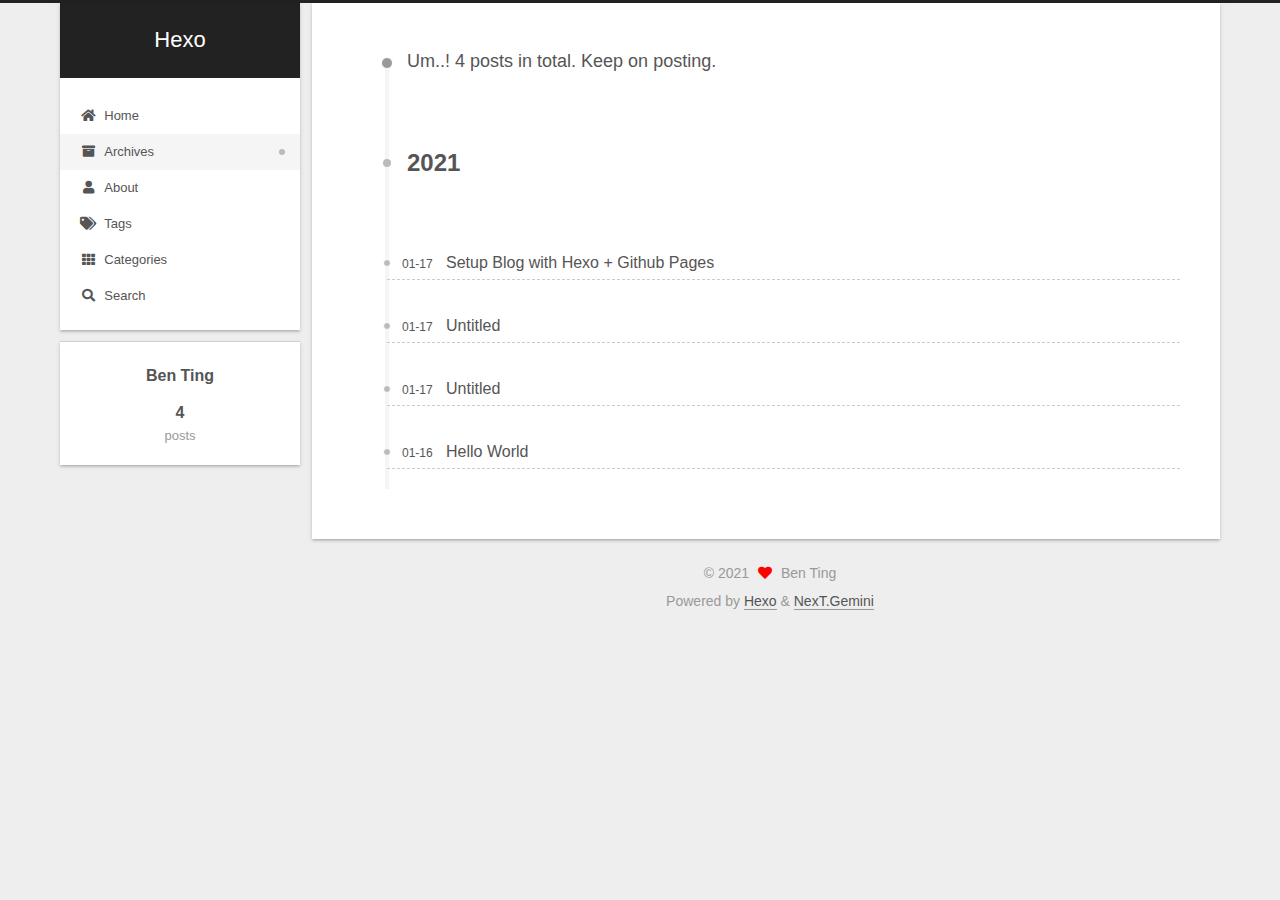
<file: archives/2021/index.html>
<!DOCTYPE html>
<html lang="en">
<head>
  <meta charset="UTF-8">
<meta name="viewport" content="width=device-width, initial-scale=1, maximum-scale=2">
<meta name="theme-color" content="#222">
<meta name="generator" content="Hexo 5.3.0">
  <link rel="apple-touch-icon" sizes="180x180" href="/images/apple-touch-icon-next.png">
  <link rel="icon" type="image/png" sizes="32x32" href="/images/favicon-32x32-next.png">
  <link rel="icon" type="image/png" sizes="16x16" href="/images/favicon-16x16-next.png">
  <link rel="mask-icon" href="/images/logo.svg" color="#222">

<link rel="stylesheet" href="/css/main.css">


<link rel="stylesheet" href="/lib/font-awesome/css/all.min.css">

<script id="hexo-configurations">
    var NexT = window.NexT || {};
    var CONFIG = {"hostname":"benting180.github.io","root":"/","scheme":"Gemini","version":"7.8.0","exturl":false,"sidebar":{"position":"left","display":"post","padding":18,"offset":12,"onmobile":false},"copycode":{"enable":false,"show_result":false,"style":null},"back2top":{"enable":true,"sidebar":false,"scrollpercent":false},"bookmark":{"enable":false,"color":"#222","save":"auto"},"fancybox":false,"mediumzoom":false,"lazyload":false,"pangu":false,"comments":{"style":"tabs","active":null,"storage":true,"lazyload":false,"nav":null},"algolia":{"hits":{"per_page":10},"labels":{"input_placeholder":"Search for Posts","hits_empty":"We didn't find any results for the search: ${query}","hits_stats":"${hits} results found in ${time} ms"}},"localsearch":{"enable":true,"trigger":"auto","top_n_per_article":1,"unescape":false,"preload":false},"motion":{"enable":false,"async":false,"transition":{"post_block":"fadeIn","post_header":"slideDownIn","post_body":"slideDownIn","coll_header":"slideLeftIn","sidebar":"slideUpIn"}},"path":"search.xml"};
  </script>

  <meta property="og:type" content="website">
<meta property="og:title" content="Hexo">
<meta property="og:url" content="http://benting180.github.io/archives/2021/index.html">
<meta property="og:site_name" content="Hexo">
<meta property="og:locale" content="en_US">
<meta property="article:author" content="Ben Ting">
<meta name="twitter:card" content="summary">

<link rel="canonical" href="http://benting180.github.io/archives/2021/">


<script id="page-configurations">
  // https://hexo.io/docs/variables.html
  CONFIG.page = {
    sidebar: "",
    isHome : false,
    isPost : false,
    lang   : 'en'
  };
</script>

  <title>Archive | Hexo</title>
  






  <noscript>
  <style>
  .use-motion .brand,
  .use-motion .menu-item,
  .sidebar-inner,
  .use-motion .post-block,
  .use-motion .pagination,
  .use-motion .comments,
  .use-motion .post-header,
  .use-motion .post-body,
  .use-motion .collection-header { opacity: initial; }

  .use-motion .site-title,
  .use-motion .site-subtitle {
    opacity: initial;
    top: initial;
  }

  .use-motion .logo-line-before i { left: initial; }
  .use-motion .logo-line-after i { right: initial; }
  </style>
</noscript>

</head>

<body itemscope itemtype="http://schema.org/WebPage">
  <div class="container">
    <div class="headband"></div>

    <header class="header" itemscope itemtype="http://schema.org/WPHeader">
      <div class="header-inner"><div class="site-brand-container">
  <div class="site-nav-toggle">
    <div class="toggle" aria-label="Toggle navigation bar">
      <span class="toggle-line toggle-line-first"></span>
      <span class="toggle-line toggle-line-middle"></span>
      <span class="toggle-line toggle-line-last"></span>
    </div>
  </div>

  <div class="site-meta">

    <a href="/" class="brand" rel="start">
      <span class="logo-line-before"><i></i></span>
      <h1 class="site-title">Hexo</h1>
      <span class="logo-line-after"><i></i></span>
    </a>
  </div>

  <div class="site-nav-right">
    <div class="toggle popup-trigger">
        <i class="fa fa-search fa-fw fa-lg"></i>
    </div>
  </div>
</div>




<nav class="site-nav">
  <ul id="menu" class="main-menu menu">
        <li class="menu-item menu-item-home">

    <a href="/" rel="section"><i class="fa fa-home fa-fw"></i>Home</a>

  </li>
        <li class="menu-item menu-item-archives">

    <a href="/archives/" rel="section"><i class="fa fa-archive fa-fw"></i>Archives</a>

  </li>
        <li class="menu-item menu-item-about">

    <a href="/about/" rel="section"><i class="fa fa-user fa-fw"></i>About</a>

  </li>
        <li class="menu-item menu-item-tags">

    <a href="/tags/" rel="section"><i class="fa fa-tags fa-fw"></i>Tags</a>

  </li>
        <li class="menu-item menu-item-categories">

    <a href="/categories/" rel="section"><i class="fa fa-th fa-fw"></i>Categories</a>

  </li>
      <li class="menu-item menu-item-search">
        <a role="button" class="popup-trigger"><i class="fa fa-search fa-fw"></i>Search
        </a>
      </li>
  </ul>
</nav>



  <div class="search-pop-overlay">
    <div class="popup search-popup">
        <div class="search-header">
  <span class="search-icon">
    <i class="fa fa-search"></i>
  </span>
  <div class="search-input-container">
    <input autocomplete="off" autocapitalize="off"
           placeholder="Searching..." spellcheck="false"
           type="search" class="search-input">
  </div>
  <span class="popup-btn-close">
    <i class="fa fa-times-circle"></i>
  </span>
</div>
<div id="search-result">
  <div id="no-result">
    <i class="fa fa-spinner fa-pulse fa-5x fa-fw"></i>
  </div>
</div>

    </div>
  </div>

</div>
    </header>

    
  <div class="back-to-top">
    <i class="fa fa-arrow-up"></i>
    <span>0%</span>
  </div>


    <main class="main">
      <div class="main-inner">
        <div class="content-wrap">
          

          <div class="content archive">
            

  
  
  
  <div class="post-block">
    <div class="posts-collapse">
      <div class="collection-title">
        <span class="collection-header">Um..! 4 posts in total. Keep on posting.</span>
      </div>

      
    <div class="collection-year">
      <span class="collection-header">2021</span>
    </div>

  <article itemscope itemtype="http://schema.org/Article">
    <header class="post-header">

      <div class="post-meta">
        <time itemprop="dateCreated"
              datetime="2021-01-17T10:41:49+08:00"
              content="2021-01-17">
          01-17
        </time>
      </div>

      <div class="post-title">
          <a class="post-title-link" href="/2021/01/17/setuphexo/" itemprop="url">
            <span itemprop="name">Setup Blog with Hexo + Github Pages</span>
          </a>
      </div>

    </header>
  </article>

  <article itemscope itemtype="http://schema.org/Article">
    <header class="post-header">

      <div class="post-meta">
        <time itemprop="dateCreated"
              datetime="2021-01-17T10:19:00+08:00"
              content="2021-01-17">
          01-17
        </time>
      </div>

      <div class="post-title">
          <a class="post-title-link" href="/2021/01/17/2020-07-04-learning_python_threading/" itemprop="url">
            <span itemprop="name">Untitled</span>
          </a>
      </div>

    </header>
  </article>

  <article itemscope itemtype="http://schema.org/Article">
    <header class="post-header">

      <div class="post-meta">
        <time itemprop="dateCreated"
              datetime="2021-01-17T10:19:00+08:00"
              content="2021-01-17">
          01-17
        </time>
      </div>

      <div class="post-title">
          <a class="post-title-link" href="/2021/01/17/2020-01-31-Development_is_boring/" itemprop="url">
            <span itemprop="name">Untitled</span>
          </a>
      </div>

    </header>
  </article>

  <article itemscope itemtype="http://schema.org/Article">
    <header class="post-header">

      <div class="post-meta">
        <time itemprop="dateCreated"
              datetime="2021-01-16T20:55:27+08:00"
              content="2021-01-16">
          01-16
        </time>
      </div>

      <div class="post-title">
          <a class="post-title-link" href="/2021/01/16/hello-world/" itemprop="url">
            <span itemprop="name">Hello World</span>
          </a>
      </div>

    </header>
  </article>


    </div>
  </div>
  
  
  

  



          </div>
          

<script>
  window.addEventListener('tabs:register', () => {
    let { activeClass } = CONFIG.comments;
    if (CONFIG.comments.storage) {
      activeClass = localStorage.getItem('comments_active') || activeClass;
    }
    if (activeClass) {
      let activeTab = document.querySelector(`a[href="#comment-${activeClass}"]`);
      if (activeTab) {
        activeTab.click();
      }
    }
  });
  if (CONFIG.comments.storage) {
    window.addEventListener('tabs:click', event => {
      if (!event.target.matches('.tabs-comment .tab-content .tab-pane')) return;
      let commentClass = event.target.classList[1];
      localStorage.setItem('comments_active', commentClass);
    });
  }
</script>

        </div>
          
  
  <div class="toggle sidebar-toggle">
    <span class="toggle-line toggle-line-first"></span>
    <span class="toggle-line toggle-line-middle"></span>
    <span class="toggle-line toggle-line-last"></span>
  </div>

  <aside class="sidebar">
    <div class="sidebar-inner">

      <ul class="sidebar-nav motion-element">
        <li class="sidebar-nav-toc">
          Table of Contents
        </li>
        <li class="sidebar-nav-overview">
          Overview
        </li>
      </ul>

      <!--noindex-->
      <div class="post-toc-wrap sidebar-panel">
      </div>
      <!--/noindex-->

      <div class="site-overview-wrap sidebar-panel">
        <div class="site-author motion-element" itemprop="author" itemscope itemtype="http://schema.org/Person">
  <p class="site-author-name" itemprop="name">Ben Ting</p>
  <div class="site-description" itemprop="description"></div>
</div>
<div class="site-state-wrap motion-element">
  <nav class="site-state">
      <div class="site-state-item site-state-posts">
          <a href="/archives/">
        
          <span class="site-state-item-count">4</span>
          <span class="site-state-item-name">posts</span>
        </a>
      </div>
  </nav>
</div>



      </div>

    </div>
  </aside>
  <div id="sidebar-dimmer"></div>


      </div>
    </main>

    <footer class="footer">
      <div class="footer-inner">
        

        

<div class="copyright">
  
  &copy; 
  <span itemprop="copyrightYear">2021</span>
  <span class="with-love">
    <i class="fa fa-heart"></i>
  </span>
  <span class="author" itemprop="copyrightHolder">Ben Ting</span>
</div>
  <div class="powered-by">Powered by <a href="https://hexo.io/" class="theme-link" rel="noopener" target="_blank">Hexo</a> & <a href="https://theme-next.org/" class="theme-link" rel="noopener" target="_blank">NexT.Gemini</a>
  </div>

        








      </div>
    </footer>
  </div>

  
  <script src="/lib/anime.min.js"></script>

<script src="/js/utils.js"></script>


<script src="/js/schemes/pisces.js"></script>


<script src="/js/next-boot.js"></script>




  




  
<script src="/js/local-search.js"></script>













  

  

</body>
</html>
</file>
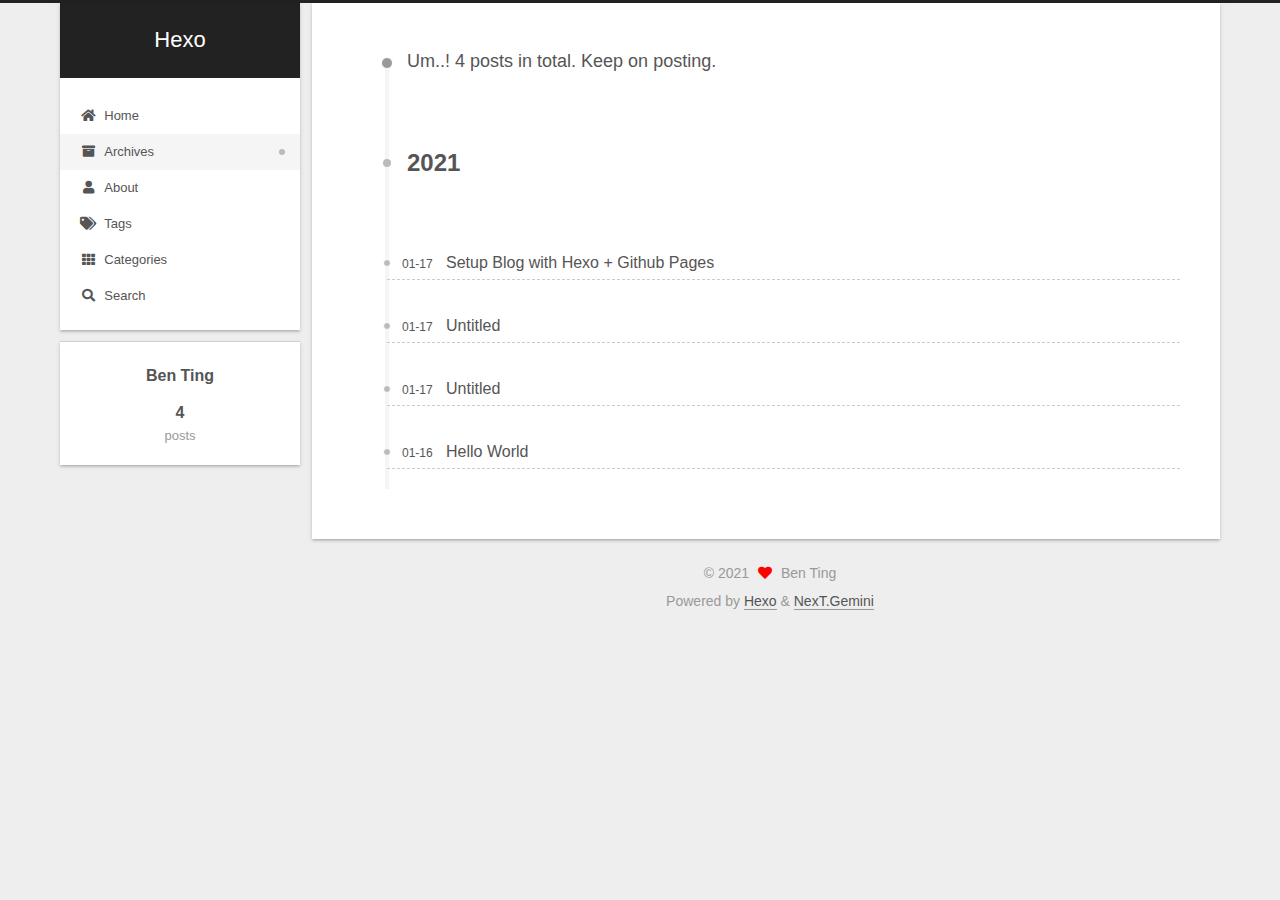
<file: archives/2021/01/index.html>
<!DOCTYPE html>
<html lang="en">
<head>
  <meta charset="UTF-8">
<meta name="viewport" content="width=device-width, initial-scale=1, maximum-scale=2">
<meta name="theme-color" content="#222">
<meta name="generator" content="Hexo 5.3.0">
  <link rel="apple-touch-icon" sizes="180x180" href="/images/apple-touch-icon-next.png">
  <link rel="icon" type="image/png" sizes="32x32" href="/images/favicon-32x32-next.png">
  <link rel="icon" type="image/png" sizes="16x16" href="/images/favicon-16x16-next.png">
  <link rel="mask-icon" href="/images/logo.svg" color="#222">

<link rel="stylesheet" href="/css/main.css">


<link rel="stylesheet" href="/lib/font-awesome/css/all.min.css">

<script id="hexo-configurations">
    var NexT = window.NexT || {};
    var CONFIG = {"hostname":"benting180.github.io","root":"/","scheme":"Gemini","version":"7.8.0","exturl":false,"sidebar":{"position":"left","display":"post","padding":18,"offset":12,"onmobile":false},"copycode":{"enable":false,"show_result":false,"style":null},"back2top":{"enable":true,"sidebar":false,"scrollpercent":false},"bookmark":{"enable":false,"color":"#222","save":"auto"},"fancybox":false,"mediumzoom":false,"lazyload":false,"pangu":false,"comments":{"style":"tabs","active":null,"storage":true,"lazyload":false,"nav":null},"algolia":{"hits":{"per_page":10},"labels":{"input_placeholder":"Search for Posts","hits_empty":"We didn't find any results for the search: ${query}","hits_stats":"${hits} results found in ${time} ms"}},"localsearch":{"enable":true,"trigger":"auto","top_n_per_article":1,"unescape":false,"preload":false},"motion":{"enable":false,"async":false,"transition":{"post_block":"fadeIn","post_header":"slideDownIn","post_body":"slideDownIn","coll_header":"slideLeftIn","sidebar":"slideUpIn"}},"path":"search.xml"};
  </script>

  <meta property="og:type" content="website">
<meta property="og:title" content="Hexo">
<meta property="og:url" content="http://benting180.github.io/archives/2021/01/index.html">
<meta property="og:site_name" content="Hexo">
<meta property="og:locale" content="en_US">
<meta property="article:author" content="Ben Ting">
<meta name="twitter:card" content="summary">

<link rel="canonical" href="http://benting180.github.io/archives/2021/01/">


<script id="page-configurations">
  // https://hexo.io/docs/variables.html
  CONFIG.page = {
    sidebar: "",
    isHome : false,
    isPost : false,
    lang   : 'en'
  };
</script>

  <title>Archive | Hexo</title>
  






  <noscript>
  <style>
  .use-motion .brand,
  .use-motion .menu-item,
  .sidebar-inner,
  .use-motion .post-block,
  .use-motion .pagination,
  .use-motion .comments,
  .use-motion .post-header,
  .use-motion .post-body,
  .use-motion .collection-header { opacity: initial; }

  .use-motion .site-title,
  .use-motion .site-subtitle {
    opacity: initial;
    top: initial;
  }

  .use-motion .logo-line-before i { left: initial; }
  .use-motion .logo-line-after i { right: initial; }
  </style>
</noscript>

</head>

<body itemscope itemtype="http://schema.org/WebPage">
  <div class="container">
    <div class="headband"></div>

    <header class="header" itemscope itemtype="http://schema.org/WPHeader">
      <div class="header-inner"><div class="site-brand-container">
  <div class="site-nav-toggle">
    <div class="toggle" aria-label="Toggle navigation bar">
      <span class="toggle-line toggle-line-first"></span>
      <span class="toggle-line toggle-line-middle"></span>
      <span class="toggle-line toggle-line-last"></span>
    </div>
  </div>

  <div class="site-meta">

    <a href="/" class="brand" rel="start">
      <span class="logo-line-before"><i></i></span>
      <h1 class="site-title">Hexo</h1>
      <span class="logo-line-after"><i></i></span>
    </a>
  </div>

  <div class="site-nav-right">
    <div class="toggle popup-trigger">
        <i class="fa fa-search fa-fw fa-lg"></i>
    </div>
  </div>
</div>




<nav class="site-nav">
  <ul id="menu" class="main-menu menu">
        <li class="menu-item menu-item-home">

    <a href="/" rel="section"><i class="fa fa-home fa-fw"></i>Home</a>

  </li>
        <li class="menu-item menu-item-archives">

    <a href="/archives/" rel="section"><i class="fa fa-archive fa-fw"></i>Archives</a>

  </li>
        <li class="menu-item menu-item-about">

    <a href="/about/" rel="section"><i class="fa fa-user fa-fw"></i>About</a>

  </li>
        <li class="menu-item menu-item-tags">

    <a href="/tags/" rel="section"><i class="fa fa-tags fa-fw"></i>Tags</a>

  </li>
        <li class="menu-item menu-item-categories">

    <a href="/categories/" rel="section"><i class="fa fa-th fa-fw"></i>Categories</a>

  </li>
      <li class="menu-item menu-item-search">
        <a role="button" class="popup-trigger"><i class="fa fa-search fa-fw"></i>Search
        </a>
      </li>
  </ul>
</nav>



  <div class="search-pop-overlay">
    <div class="popup search-popup">
        <div class="search-header">
  <span class="search-icon">
    <i class="fa fa-search"></i>
  </span>
  <div class="search-input-container">
    <input autocomplete="off" autocapitalize="off"
           placeholder="Searching..." spellcheck="false"
           type="search" class="search-input">
  </div>
  <span class="popup-btn-close">
    <i class="fa fa-times-circle"></i>
  </span>
</div>
<div id="search-result">
  <div id="no-result">
    <i class="fa fa-spinner fa-pulse fa-5x fa-fw"></i>
  </div>
</div>

    </div>
  </div>

</div>
    </header>

    
  <div class="back-to-top">
    <i class="fa fa-arrow-up"></i>
    <span>0%</span>
  </div>


    <main class="main">
      <div class="main-inner">
        <div class="content-wrap">
          

          <div class="content archive">
            

  
  
  
  <div class="post-block">
    <div class="posts-collapse">
      <div class="collection-title">
        <span class="collection-header">Um..! 4 posts in total. Keep on posting.</span>
      </div>

      
    <div class="collection-year">
      <span class="collection-header">2021</span>
    </div>

  <article itemscope itemtype="http://schema.org/Article">
    <header class="post-header">

      <div class="post-meta">
        <time itemprop="dateCreated"
              datetime="2021-01-17T10:41:49+08:00"
              content="2021-01-17">
          01-17
        </time>
      </div>

      <div class="post-title">
          <a class="post-title-link" href="/2021/01/17/setuphexo/" itemprop="url">
            <span itemprop="name">Setup Blog with Hexo + Github Pages</span>
          </a>
      </div>

    </header>
  </article>

  <article itemscope itemtype="http://schema.org/Article">
    <header class="post-header">

      <div class="post-meta">
        <time itemprop="dateCreated"
              datetime="2021-01-17T10:19:00+08:00"
              content="2021-01-17">
          01-17
        </time>
      </div>

      <div class="post-title">
          <a class="post-title-link" href="/2021/01/17/2020-07-04-learning_python_threading/" itemprop="url">
            <span itemprop="name">Untitled</span>
          </a>
      </div>

    </header>
  </article>

  <article itemscope itemtype="http://schema.org/Article">
    <header class="post-header">

      <div class="post-meta">
        <time itemprop="dateCreated"
              datetime="2021-01-17T10:19:00+08:00"
              content="2021-01-17">
          01-17
        </time>
      </div>

      <div class="post-title">
          <a class="post-title-link" href="/2021/01/17/2020-01-31-Development_is_boring/" itemprop="url">
            <span itemprop="name">Untitled</span>
          </a>
      </div>

    </header>
  </article>

  <article itemscope itemtype="http://schema.org/Article">
    <header class="post-header">

      <div class="post-meta">
        <time itemprop="dateCreated"
              datetime="2021-01-16T20:55:27+08:00"
              content="2021-01-16">
          01-16
        </time>
      </div>

      <div class="post-title">
          <a class="post-title-link" href="/2021/01/16/hello-world/" itemprop="url">
            <span itemprop="name">Hello World</span>
          </a>
      </div>

    </header>
  </article>


    </div>
  </div>
  
  
  

  



          </div>
          

<script>
  window.addEventListener('tabs:register', () => {
    let { activeClass } = CONFIG.comments;
    if (CONFIG.comments.storage) {
      activeClass = localStorage.getItem('comments_active') || activeClass;
    }
    if (activeClass) {
      let activeTab = document.querySelector(`a[href="#comment-${activeClass}"]`);
      if (activeTab) {
        activeTab.click();
      }
    }
  });
  if (CONFIG.comments.storage) {
    window.addEventListener('tabs:click', event => {
      if (!event.target.matches('.tabs-comment .tab-content .tab-pane')) return;
      let commentClass = event.target.classList[1];
      localStorage.setItem('comments_active', commentClass);
    });
  }
</script>

        </div>
          
  
  <div class="toggle sidebar-toggle">
    <span class="toggle-line toggle-line-first"></span>
    <span class="toggle-line toggle-line-middle"></span>
    <span class="toggle-line toggle-line-last"></span>
  </div>

  <aside class="sidebar">
    <div class="sidebar-inner">

      <ul class="sidebar-nav motion-element">
        <li class="sidebar-nav-toc">
          Table of Contents
        </li>
        <li class="sidebar-nav-overview">
          Overview
        </li>
      </ul>

      <!--noindex-->
      <div class="post-toc-wrap sidebar-panel">
      </div>
      <!--/noindex-->

      <div class="site-overview-wrap sidebar-panel">
        <div class="site-author motion-element" itemprop="author" itemscope itemtype="http://schema.org/Person">
  <p class="site-author-name" itemprop="name">Ben Ting</p>
  <div class="site-description" itemprop="description"></div>
</div>
<div class="site-state-wrap motion-element">
  <nav class="site-state">
      <div class="site-state-item site-state-posts">
          <a href="/archives/">
        
          <span class="site-state-item-count">4</span>
          <span class="site-state-item-name">posts</span>
        </a>
      </div>
  </nav>
</div>



      </div>

    </div>
  </aside>
  <div id="sidebar-dimmer"></div>


      </div>
    </main>

    <footer class="footer">
      <div class="footer-inner">
        

        

<div class="copyright">
  
  &copy; 
  <span itemprop="copyrightYear">2021</span>
  <span class="with-love">
    <i class="fa fa-heart"></i>
  </span>
  <span class="author" itemprop="copyrightHolder">Ben Ting</span>
</div>
  <div class="powered-by">Powered by <a href="https://hexo.io/" class="theme-link" rel="noopener" target="_blank">Hexo</a> & <a href="https://theme-next.org/" class="theme-link" rel="noopener" target="_blank">NexT.Gemini</a>
  </div>

        








      </div>
    </footer>
  </div>

  
  <script src="/lib/anime.min.js"></script>

<script src="/js/utils.js"></script>


<script src="/js/schemes/pisces.js"></script>


<script src="/js/next-boot.js"></script>




  




  
<script src="/js/local-search.js"></script>













  

  

</body>
</html>
</file>
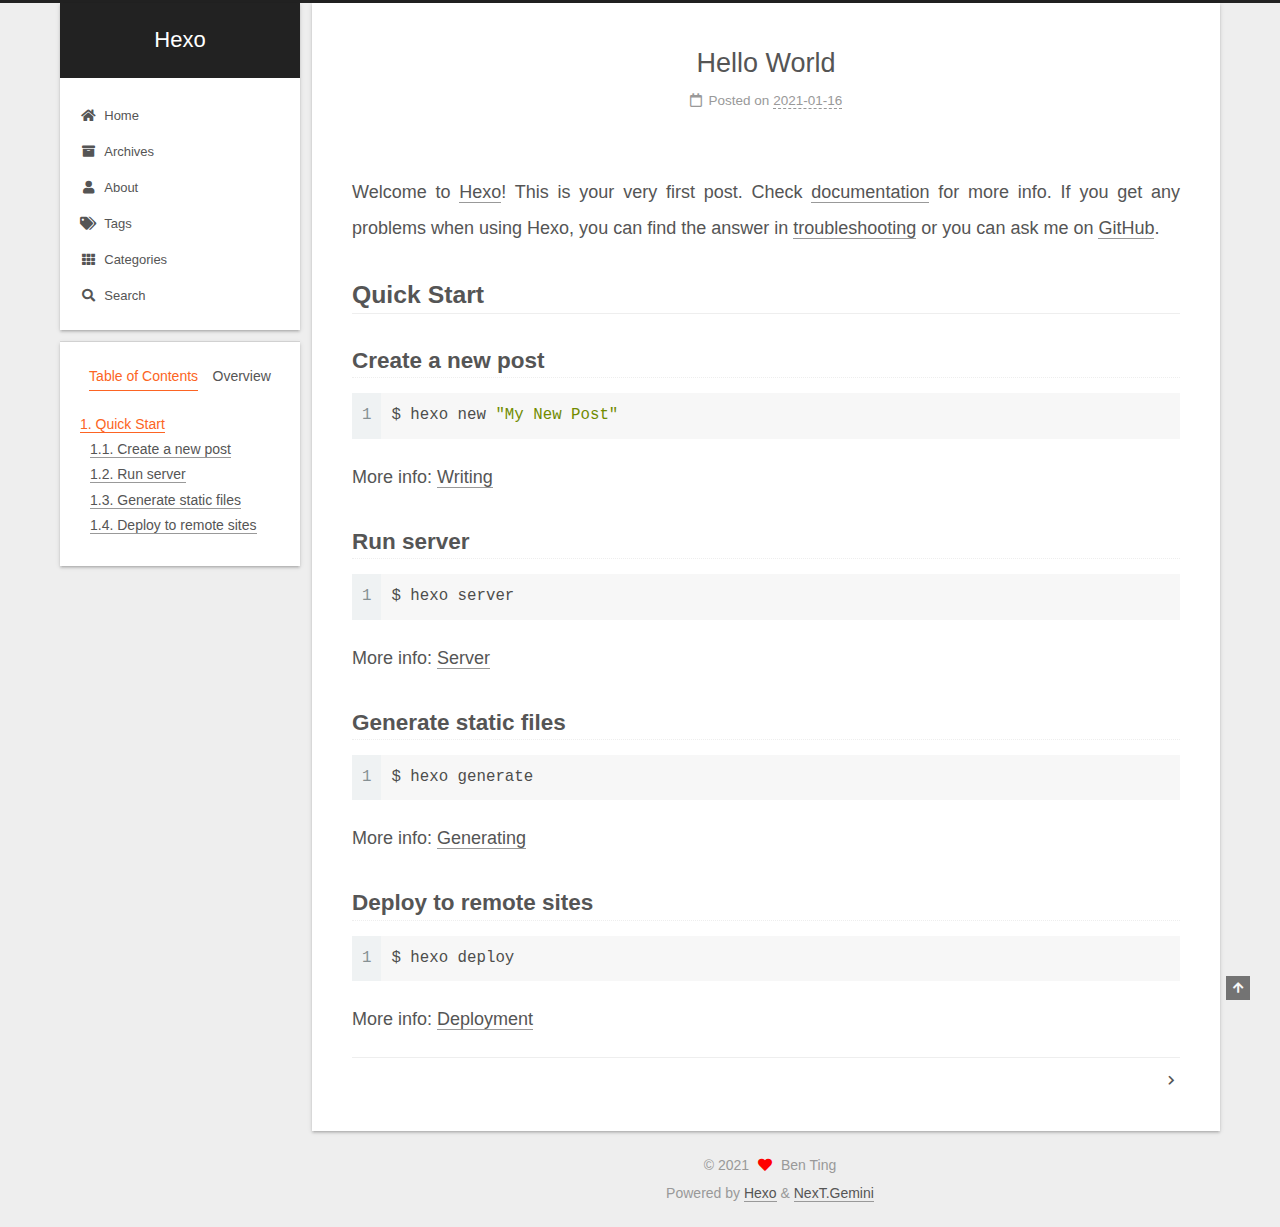
<file: 2021/01/16/hello-world/index.html>
<!DOCTYPE html>
<html lang="en">
<head>
  <meta charset="UTF-8">
<meta name="viewport" content="width=device-width, initial-scale=1, maximum-scale=2">
<meta name="theme-color" content="#222">
<meta name="generator" content="Hexo 5.3.0">
  <link rel="apple-touch-icon" sizes="180x180" href="/images/apple-touch-icon-next.png">
  <link rel="icon" type="image/png" sizes="32x32" href="/images/favicon-32x32-next.png">
  <link rel="icon" type="image/png" sizes="16x16" href="/images/favicon-16x16-next.png">
  <link rel="mask-icon" href="/images/logo.svg" color="#222">

<link rel="stylesheet" href="/css/main.css">


<link rel="stylesheet" href="/lib/font-awesome/css/all.min.css">

<script id="hexo-configurations">
    var NexT = window.NexT || {};
    var CONFIG = {"hostname":"benting180.github.io","root":"/","scheme":"Gemini","version":"7.8.0","exturl":false,"sidebar":{"position":"left","display":"post","padding":18,"offset":12,"onmobile":false},"copycode":{"enable":false,"show_result":false,"style":null},"back2top":{"enable":true,"sidebar":false,"scrollpercent":false},"bookmark":{"enable":false,"color":"#222","save":"auto"},"fancybox":false,"mediumzoom":false,"lazyload":false,"pangu":false,"comments":{"style":"tabs","active":null,"storage":true,"lazyload":false,"nav":null},"algolia":{"hits":{"per_page":10},"labels":{"input_placeholder":"Search for Posts","hits_empty":"We didn't find any results for the search: ${query}","hits_stats":"${hits} results found in ${time} ms"}},"localsearch":{"enable":true,"trigger":"auto","top_n_per_article":1,"unescape":false,"preload":false},"motion":{"enable":false,"async":false,"transition":{"post_block":"fadeIn","post_header":"slideDownIn","post_body":"slideDownIn","coll_header":"slideLeftIn","sidebar":"slideUpIn"}},"path":"search.xml"};
  </script>

  <meta name="description" content="Welcome to Hexo! This is your very first post. Check documentation for more info. If you get any problems when using Hexo, you can find the answer in troubleshooting or you can ask me on GitHub. Quick">
<meta property="og:type" content="article">
<meta property="og:title" content="Hello World">
<meta property="og:url" content="http://benting180.github.io/2021/01/16/hello-world/index.html">
<meta property="og:site_name" content="Hexo">
<meta property="og:description" content="Welcome to Hexo! This is your very first post. Check documentation for more info. If you get any problems when using Hexo, you can find the answer in troubleshooting or you can ask me on GitHub. Quick">
<meta property="og:locale" content="en_US">
<meta property="article:published_time" content="2021-01-16T12:55:27.676Z">
<meta property="article:modified_time" content="2021-01-16T12:55:27.676Z">
<meta property="article:author" content="Ben Ting">
<meta name="twitter:card" content="summary">

<link rel="canonical" href="http://benting180.github.io/2021/01/16/hello-world/">


<script id="page-configurations">
  // https://hexo.io/docs/variables.html
  CONFIG.page = {
    sidebar: "",
    isHome : false,
    isPost : true,
    lang   : 'en'
  };
</script>

  <title>Hello World | Hexo</title>
  






  <noscript>
  <style>
  .use-motion .brand,
  .use-motion .menu-item,
  .sidebar-inner,
  .use-motion .post-block,
  .use-motion .pagination,
  .use-motion .comments,
  .use-motion .post-header,
  .use-motion .post-body,
  .use-motion .collection-header { opacity: initial; }

  .use-motion .site-title,
  .use-motion .site-subtitle {
    opacity: initial;
    top: initial;
  }

  .use-motion .logo-line-before i { left: initial; }
  .use-motion .logo-line-after i { right: initial; }
  </style>
</noscript>

</head>

<body itemscope itemtype="http://schema.org/WebPage">
  <div class="container">
    <div class="headband"></div>

    <header class="header" itemscope itemtype="http://schema.org/WPHeader">
      <div class="header-inner"><div class="site-brand-container">
  <div class="site-nav-toggle">
    <div class="toggle" aria-label="Toggle navigation bar">
      <span class="toggle-line toggle-line-first"></span>
      <span class="toggle-line toggle-line-middle"></span>
      <span class="toggle-line toggle-line-last"></span>
    </div>
  </div>

  <div class="site-meta">

    <a href="/" class="brand" rel="start">
      <span class="logo-line-before"><i></i></span>
      <h1 class="site-title">Hexo</h1>
      <span class="logo-line-after"><i></i></span>
    </a>
  </div>

  <div class="site-nav-right">
    <div class="toggle popup-trigger">
        <i class="fa fa-search fa-fw fa-lg"></i>
    </div>
  </div>
</div>




<nav class="site-nav">
  <ul id="menu" class="main-menu menu">
        <li class="menu-item menu-item-home">

    <a href="/" rel="section"><i class="fa fa-home fa-fw"></i>Home</a>

  </li>
        <li class="menu-item menu-item-archives">

    <a href="/archives/" rel="section"><i class="fa fa-archive fa-fw"></i>Archives</a>

  </li>
        <li class="menu-item menu-item-about">

    <a href="/about/" rel="section"><i class="fa fa-user fa-fw"></i>About</a>

  </li>
        <li class="menu-item menu-item-tags">

    <a href="/tags/" rel="section"><i class="fa fa-tags fa-fw"></i>Tags</a>

  </li>
        <li class="menu-item menu-item-categories">

    <a href="/categories/" rel="section"><i class="fa fa-th fa-fw"></i>Categories</a>

  </li>
      <li class="menu-item menu-item-search">
        <a role="button" class="popup-trigger"><i class="fa fa-search fa-fw"></i>Search
        </a>
      </li>
  </ul>
</nav>



  <div class="search-pop-overlay">
    <div class="popup search-popup">
        <div class="search-header">
  <span class="search-icon">
    <i class="fa fa-search"></i>
  </span>
  <div class="search-input-container">
    <input autocomplete="off" autocapitalize="off"
           placeholder="Searching..." spellcheck="false"
           type="search" class="search-input">
  </div>
  <span class="popup-btn-close">
    <i class="fa fa-times-circle"></i>
  </span>
</div>
<div id="search-result">
  <div id="no-result">
    <i class="fa fa-spinner fa-pulse fa-5x fa-fw"></i>
  </div>
</div>

    </div>
  </div>

</div>
    </header>

    
  <div class="back-to-top">
    <i class="fa fa-arrow-up"></i>
    <span>0%</span>
  </div>


    <main class="main">
      <div class="main-inner">
        <div class="content-wrap">
          

          <div class="content post posts-expand">
            

    
  
  
  <article itemscope itemtype="http://schema.org/Article" class="post-block" lang="en">
    <link itemprop="mainEntityOfPage" href="http://benting180.github.io/2021/01/16/hello-world/">

    <span hidden itemprop="author" itemscope itemtype="http://schema.org/Person">
      <meta itemprop="image" content="/images/avatar.gif">
      <meta itemprop="name" content="Ben Ting">
      <meta itemprop="description" content="">
    </span>

    <span hidden itemprop="publisher" itemscope itemtype="http://schema.org/Organization">
      <meta itemprop="name" content="Hexo">
    </span>
      <header class="post-header">
        <h1 class="post-title" itemprop="name headline">
          Hello World
        </h1>

        <div class="post-meta">
            <span class="post-meta-item">
              <span class="post-meta-item-icon">
                <i class="far fa-calendar"></i>
              </span>
              <span class="post-meta-item-text">Posted on</span>

              <time title="Created: 2021-01-16 20:55:27" itemprop="dateCreated datePublished" datetime="2021-01-16T20:55:27+08:00">2021-01-16</time>
            </span>

          

        </div>
      </header>

    
    
    
    <div class="post-body" itemprop="articleBody">

      
        <p>Welcome to <a target="_blank" rel="noopener" href="https://hexo.io/">Hexo</a>! This is your very first post. Check <a target="_blank" rel="noopener" href="https://hexo.io/docs/">documentation</a> for more info. If you get any problems when using Hexo, you can find the answer in <a target="_blank" rel="noopener" href="https://hexo.io/docs/troubleshooting.html">troubleshooting</a> or you can ask me on <a target="_blank" rel="noopener" href="https://github.com/hexojs/hexo/issues">GitHub</a>.</p>
<h2 id="Quick-Start"><a href="#Quick-Start" class="headerlink" title="Quick Start"></a>Quick Start</h2><h3 id="Create-a-new-post"><a href="#Create-a-new-post" class="headerlink" title="Create a new post"></a>Create a new post</h3><figure class="highlight bash"><table><tr><td class="gutter"><pre><span class="line">1</span><br></pre></td><td class="code"><pre><span class="line">$ hexo new <span class="string">&quot;My New Post&quot;</span></span><br></pre></td></tr></table></figure>
<p>More info: <a target="_blank" rel="noopener" href="https://hexo.io/docs/writing.html">Writing</a></p>
<h3 id="Run-server"><a href="#Run-server" class="headerlink" title="Run server"></a>Run server</h3><figure class="highlight bash"><table><tr><td class="gutter"><pre><span class="line">1</span><br></pre></td><td class="code"><pre><span class="line">$ hexo server</span><br></pre></td></tr></table></figure>
<p>More info: <a target="_blank" rel="noopener" href="https://hexo.io/docs/server.html">Server</a></p>
<h3 id="Generate-static-files"><a href="#Generate-static-files" class="headerlink" title="Generate static files"></a>Generate static files</h3><figure class="highlight bash"><table><tr><td class="gutter"><pre><span class="line">1</span><br></pre></td><td class="code"><pre><span class="line">$ hexo generate</span><br></pre></td></tr></table></figure>
<p>More info: <a target="_blank" rel="noopener" href="https://hexo.io/docs/generating.html">Generating</a></p>
<h3 id="Deploy-to-remote-sites"><a href="#Deploy-to-remote-sites" class="headerlink" title="Deploy to remote sites"></a>Deploy to remote sites</h3><figure class="highlight bash"><table><tr><td class="gutter"><pre><span class="line">1</span><br></pre></td><td class="code"><pre><span class="line">$ hexo deploy</span><br></pre></td></tr></table></figure>
<p>More info: <a target="_blank" rel="noopener" href="https://hexo.io/docs/one-command-deployment.html">Deployment</a></p>

    </div>

    
    
    

      <footer class="post-footer">

        


        
    <div class="post-nav">
      <div class="post-nav-item"></div>
      <div class="post-nav-item">
    <a href="/2021/01/17/2020-01-31-Development_is_boring/" rel="next" title="">
       <i class="fa fa-chevron-right"></i>
    </a></div>
    </div>
      </footer>
    
  </article>
  
  
  



          </div>
          

<script>
  window.addEventListener('tabs:register', () => {
    let { activeClass } = CONFIG.comments;
    if (CONFIG.comments.storage) {
      activeClass = localStorage.getItem('comments_active') || activeClass;
    }
    if (activeClass) {
      let activeTab = document.querySelector(`a[href="#comment-${activeClass}"]`);
      if (activeTab) {
        activeTab.click();
      }
    }
  });
  if (CONFIG.comments.storage) {
    window.addEventListener('tabs:click', event => {
      if (!event.target.matches('.tabs-comment .tab-content .tab-pane')) return;
      let commentClass = event.target.classList[1];
      localStorage.setItem('comments_active', commentClass);
    });
  }
</script>

        </div>
          
  
  <div class="toggle sidebar-toggle">
    <span class="toggle-line toggle-line-first"></span>
    <span class="toggle-line toggle-line-middle"></span>
    <span class="toggle-line toggle-line-last"></span>
  </div>

  <aside class="sidebar">
    <div class="sidebar-inner">

      <ul class="sidebar-nav motion-element">
        <li class="sidebar-nav-toc">
          Table of Contents
        </li>
        <li class="sidebar-nav-overview">
          Overview
        </li>
      </ul>

      <!--noindex-->
      <div class="post-toc-wrap sidebar-panel">
          <div class="post-toc motion-element"><ol class="nav"><li class="nav-item nav-level-2"><a class="nav-link" href="#Quick-Start"><span class="nav-number">1.</span> <span class="nav-text">Quick Start</span></a><ol class="nav-child"><li class="nav-item nav-level-3"><a class="nav-link" href="#Create-a-new-post"><span class="nav-number">1.1.</span> <span class="nav-text">Create a new post</span></a></li><li class="nav-item nav-level-3"><a class="nav-link" href="#Run-server"><span class="nav-number">1.2.</span> <span class="nav-text">Run server</span></a></li><li class="nav-item nav-level-3"><a class="nav-link" href="#Generate-static-files"><span class="nav-number">1.3.</span> <span class="nav-text">Generate static files</span></a></li><li class="nav-item nav-level-3"><a class="nav-link" href="#Deploy-to-remote-sites"><span class="nav-number">1.4.</span> <span class="nav-text">Deploy to remote sites</span></a></li></ol></li></ol></div>
      </div>
      <!--/noindex-->

      <div class="site-overview-wrap sidebar-panel">
        <div class="site-author motion-element" itemprop="author" itemscope itemtype="http://schema.org/Person">
  <p class="site-author-name" itemprop="name">Ben Ting</p>
  <div class="site-description" itemprop="description"></div>
</div>
<div class="site-state-wrap motion-element">
  <nav class="site-state">
      <div class="site-state-item site-state-posts">
          <a href="/archives/">
        
          <span class="site-state-item-count">4</span>
          <span class="site-state-item-name">posts</span>
        </a>
      </div>
  </nav>
</div>



      </div>

    </div>
  </aside>
  <div id="sidebar-dimmer"></div>


      </div>
    </main>

    <footer class="footer">
      <div class="footer-inner">
        

        

<div class="copyright">
  
  &copy; 
  <span itemprop="copyrightYear">2021</span>
  <span class="with-love">
    <i class="fa fa-heart"></i>
  </span>
  <span class="author" itemprop="copyrightHolder">Ben Ting</span>
</div>
  <div class="powered-by">Powered by <a href="https://hexo.io/" class="theme-link" rel="noopener" target="_blank">Hexo</a> & <a href="https://theme-next.org/" class="theme-link" rel="noopener" target="_blank">NexT.Gemini</a>
  </div>

        








      </div>
    </footer>
  </div>

  
  <script src="/lib/anime.min.js"></script>

<script src="/js/utils.js"></script>


<script src="/js/schemes/pisces.js"></script>


<script src="/js/next-boot.js"></script>




  




  
<script src="/js/local-search.js"></script>













  

  

</body>
</html>
</file>
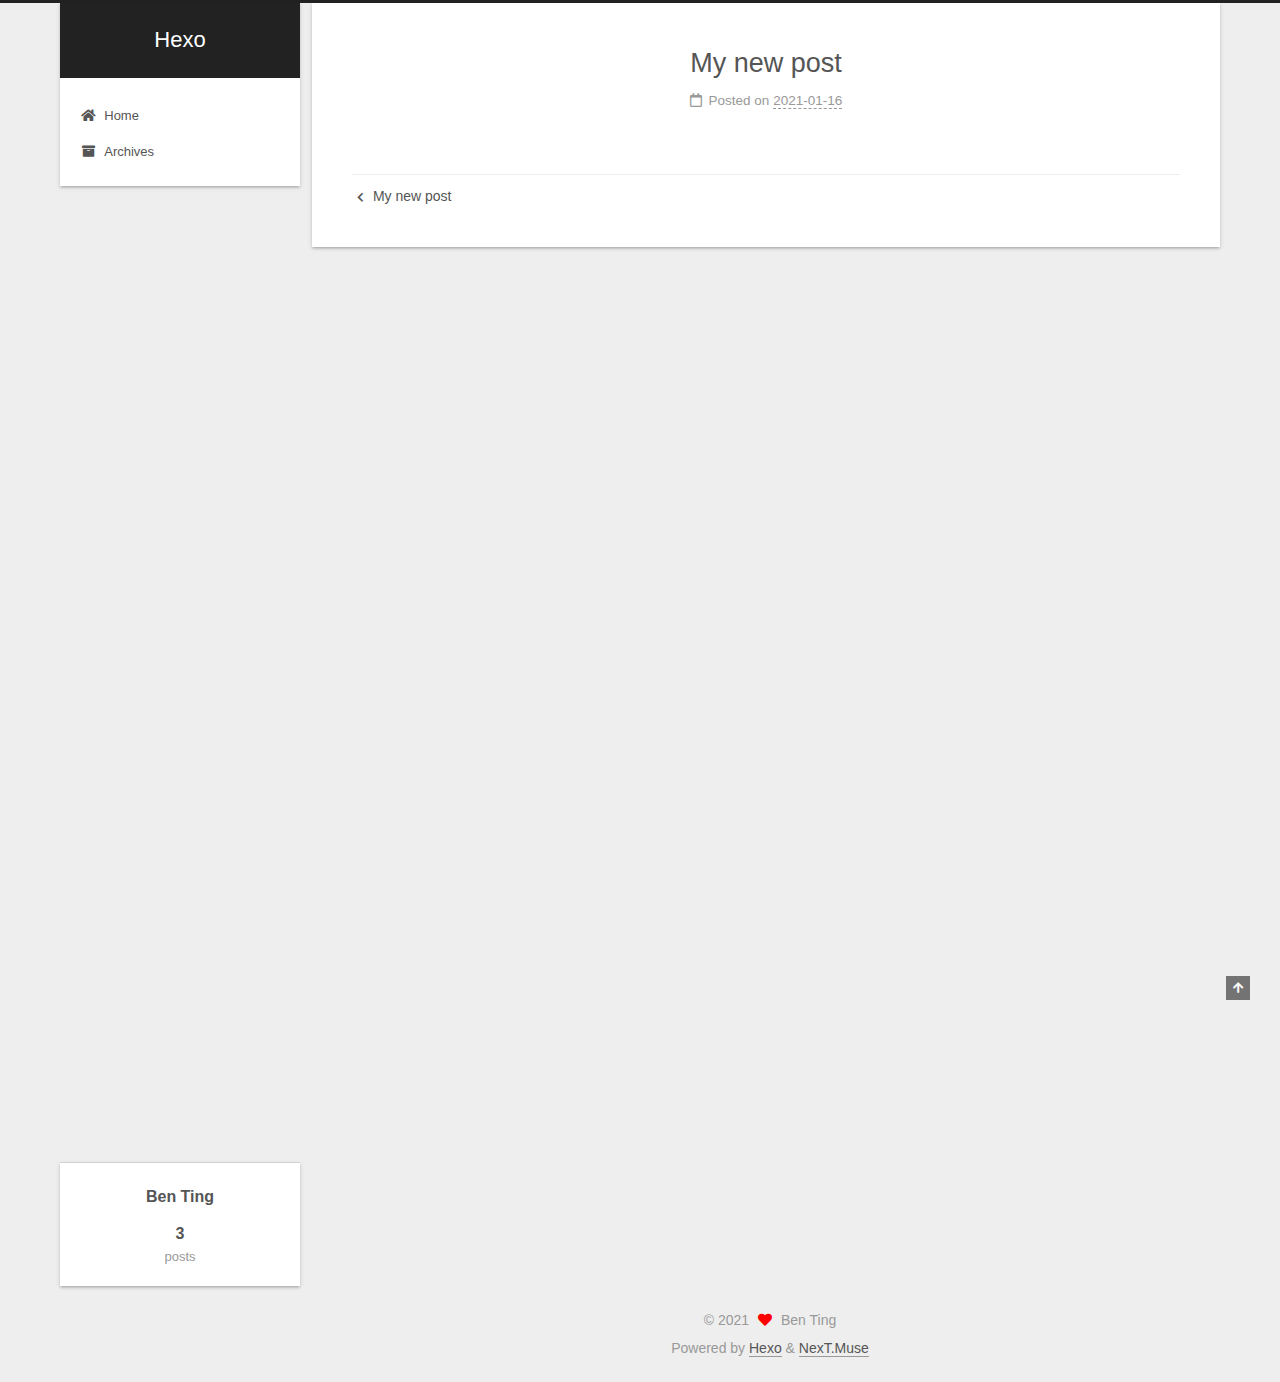
<file: 2021/01/16/My-new-post-1/index.html>
<!DOCTYPE html>
<html lang="en">
<head>
  <meta charset="UTF-8">
<meta name="viewport" content="width=device-width, initial-scale=1, maximum-scale=2">
<meta name="theme-color" content="#222">
<meta name="generator" content="Hexo 5.3.0">
  <link rel="apple-touch-icon" sizes="180x180" href="/images/apple-touch-icon-next.png">
  <link rel="icon" type="image/png" sizes="32x32" href="/images/favicon-32x32-next.png">
  <link rel="icon" type="image/png" sizes="16x16" href="/images/favicon-16x16-next.png">
  <link rel="mask-icon" href="/images/logo.svg" color="#222">

<link rel="stylesheet" href="/css/main.css">


<link rel="stylesheet" href="/lib/font-awesome/css/all.min.css">

<script id="hexo-configurations">
    var NexT = window.NexT || {};
    var CONFIG = {"hostname":"example.com","root":"/","scheme":"Muse","version":"7.8.0","exturl":false,"sidebar":{"position":"left","display":"post","padding":18,"offset":12,"onmobile":false},"copycode":{"enable":false,"show_result":false,"style":null},"back2top":{"enable":true,"sidebar":false,"scrollpercent":false},"bookmark":{"enable":false,"color":"#222","save":"auto"},"fancybox":false,"mediumzoom":false,"lazyload":false,"pangu":false,"comments":{"style":"tabs","active":null,"storage":true,"lazyload":false,"nav":null},"algolia":{"hits":{"per_page":10},"labels":{"input_placeholder":"Search for Posts","hits_empty":"We didn't find any results for the search: ${query}","hits_stats":"${hits} results found in ${time} ms"}},"localsearch":{"enable":false,"trigger":"auto","top_n_per_article":1,"unescape":false,"preload":false},"motion":{"enable":false,"async":false,"transition":{"post_block":"fadeIn","post_header":"slideDownIn","post_body":"slideDownIn","coll_header":"slideLeftIn","sidebar":"slideUpIn"}}};
  </script>

  <meta property="og:type" content="article">
<meta property="og:title" content="My new post">
<meta property="og:url" content="http://example.com/2021/01/16/My-new-post-1/index.html">
<meta property="og:site_name" content="Hexo">
<meta property="og:locale" content="en_US">
<meta property="article:published_time" content="2021-01-16T12:57:19.000Z">
<meta property="article:modified_time" content="2021-01-16T12:57:19.038Z">
<meta property="article:author" content="Ben Ting">
<meta name="twitter:card" content="summary">

<link rel="canonical" href="http://example.com/2021/01/16/My-new-post-1/">


<script id="page-configurations">
  // https://hexo.io/docs/variables.html
  CONFIG.page = {
    sidebar: "",
    isHome : false,
    isPost : true,
    lang   : 'en'
  };
</script>

  <title>My new post | Hexo</title>
  






  <noscript>
  <style>
  .use-motion .brand,
  .use-motion .menu-item,
  .sidebar-inner,
  .use-motion .post-block,
  .use-motion .pagination,
  .use-motion .comments,
  .use-motion .post-header,
  .use-motion .post-body,
  .use-motion .collection-header { opacity: initial; }

  .use-motion .site-title,
  .use-motion .site-subtitle {
    opacity: initial;
    top: initial;
  }

  .use-motion .logo-line-before i { left: initial; }
  .use-motion .logo-line-after i { right: initial; }
  </style>
</noscript>

</head>

<body itemscope itemtype="http://schema.org/WebPage">
  <div class="container">
    <div class="headband"></div>

    <header class="header" itemscope itemtype="http://schema.org/WPHeader">
      <div class="header-inner"><div class="site-brand-container">
  <div class="site-nav-toggle">
    <div class="toggle" aria-label="Toggle navigation bar">
      <span class="toggle-line toggle-line-first"></span>
      <span class="toggle-line toggle-line-middle"></span>
      <span class="toggle-line toggle-line-last"></span>
    </div>
  </div>

  <div class="site-meta">

    <a href="/" class="brand" rel="start">
      <span class="logo-line-before"><i></i></span>
      <h1 class="site-title">Hexo</h1>
      <span class="logo-line-after"><i></i></span>
    </a>
  </div>

  <div class="site-nav-right">
    <div class="toggle popup-trigger">
    </div>
  </div>
</div>




<nav class="site-nav">
  <ul id="menu" class="main-menu menu">
        <li class="menu-item menu-item-home">

    <a href="/" rel="section"><i class="fa fa-home fa-fw"></i>Home</a>

  </li>
        <li class="menu-item menu-item-archives">

    <a href="/archives/" rel="section"><i class="fa fa-archive fa-fw"></i>Archives</a>

  </li>
  </ul>
</nav>




</div>
    </header>

    
  <div class="back-to-top">
    <i class="fa fa-arrow-up"></i>
    <span>0%</span>
  </div>


    <main class="main">
      <div class="main-inner">
        <div class="content-wrap">
          

          <div class="content post posts-expand">
            

    
  
  
  <article itemscope itemtype="http://schema.org/Article" class="post-block" lang="en">
    <link itemprop="mainEntityOfPage" href="http://example.com/2021/01/16/My-new-post-1/">

    <span hidden itemprop="author" itemscope itemtype="http://schema.org/Person">
      <meta itemprop="image" content="/images/avatar.gif">
      <meta itemprop="name" content="Ben Ting">
      <meta itemprop="description" content="">
    </span>

    <span hidden itemprop="publisher" itemscope itemtype="http://schema.org/Organization">
      <meta itemprop="name" content="Hexo">
    </span>
      <header class="post-header">
        <h1 class="post-title" itemprop="name headline">
          My new post
        </h1>

        <div class="post-meta">
            <span class="post-meta-item">
              <span class="post-meta-item-icon">
                <i class="far fa-calendar"></i>
              </span>
              <span class="post-meta-item-text">Posted on</span>

              <time title="Created: 2021-01-16 20:57:19" itemprop="dateCreated datePublished" datetime="2021-01-16T20:57:19+08:00">2021-01-16</time>
            </span>

          

        </div>
      </header>

    
    
    
    <div class="post-body" itemprop="articleBody">

      
        
    </div>

    
    
    

      <footer class="post-footer">

        


        
    <div class="post-nav">
      <div class="post-nav-item">
    <a href="/2021/01/16/My-new-post/" rel="prev" title="My new post">
      <i class="fa fa-chevron-left"></i> My new post
    </a></div>
      <div class="post-nav-item"></div>
    </div>
      </footer>
    
  </article>
  
  
  



          </div>
          

<script>
  window.addEventListener('tabs:register', () => {
    let { activeClass } = CONFIG.comments;
    if (CONFIG.comments.storage) {
      activeClass = localStorage.getItem('comments_active') || activeClass;
    }
    if (activeClass) {
      let activeTab = document.querySelector(`a[href="#comment-${activeClass}"]`);
      if (activeTab) {
        activeTab.click();
      }
    }
  });
  if (CONFIG.comments.storage) {
    window.addEventListener('tabs:click', event => {
      if (!event.target.matches('.tabs-comment .tab-content .tab-pane')) return;
      let commentClass = event.target.classList[1];
      localStorage.setItem('comments_active', commentClass);
    });
  }
</script>

        </div>
          
  
  <div class="toggle sidebar-toggle">
    <span class="toggle-line toggle-line-first"></span>
    <span class="toggle-line toggle-line-middle"></span>
    <span class="toggle-line toggle-line-last"></span>
  </div>

  <aside class="sidebar">
    <div class="sidebar-inner">

      <ul class="sidebar-nav motion-element">
        <li class="sidebar-nav-toc">
          Table of Contents
        </li>
        <li class="sidebar-nav-overview">
          Overview
        </li>
      </ul>

      <!--noindex-->
      <div class="post-toc-wrap sidebar-panel">
      </div>
      <!--/noindex-->

      <div class="site-overview-wrap sidebar-panel">
        <div class="site-author motion-element" itemprop="author" itemscope itemtype="http://schema.org/Person">
  <p class="site-author-name" itemprop="name">Ben Ting</p>
  <div class="site-description" itemprop="description"></div>
</div>
<div class="site-state-wrap motion-element">
  <nav class="site-state">
      <div class="site-state-item site-state-posts">
          <a href="/archives/">
        
          <span class="site-state-item-count">3</span>
          <span class="site-state-item-name">posts</span>
        </a>
      </div>
  </nav>
</div>



      </div>

    </div>
  </aside>
  <div id="sidebar-dimmer"></div>


      </div>
    </main>

    <footer class="footer">
      <div class="footer-inner">
        

        

<div class="copyright">
  
  &copy; 
  <span itemprop="copyrightYear">2021</span>
  <span class="with-love">
    <i class="fa fa-heart"></i>
  </span>
  <span class="author" itemprop="copyrightHolder">Ben Ting</span>
</div>
  <div class="powered-by">Powered by <a href="https://hexo.io/" class="theme-link" rel="noopener" target="_blank">Hexo</a> & <a href="https://muse.theme-next.org/" class="theme-link" rel="noopener" target="_blank">NexT.Muse</a>
  </div>

        








      </div>
    </footer>
  </div>

  
  <script src="/lib/anime.min.js"></script>

<script src="/js/utils.js"></script>


<script src="/js/schemes/muse.js"></script>


<script src="/js/next-boot.js"></script>




  















  

  

</body>
</html>
</file>
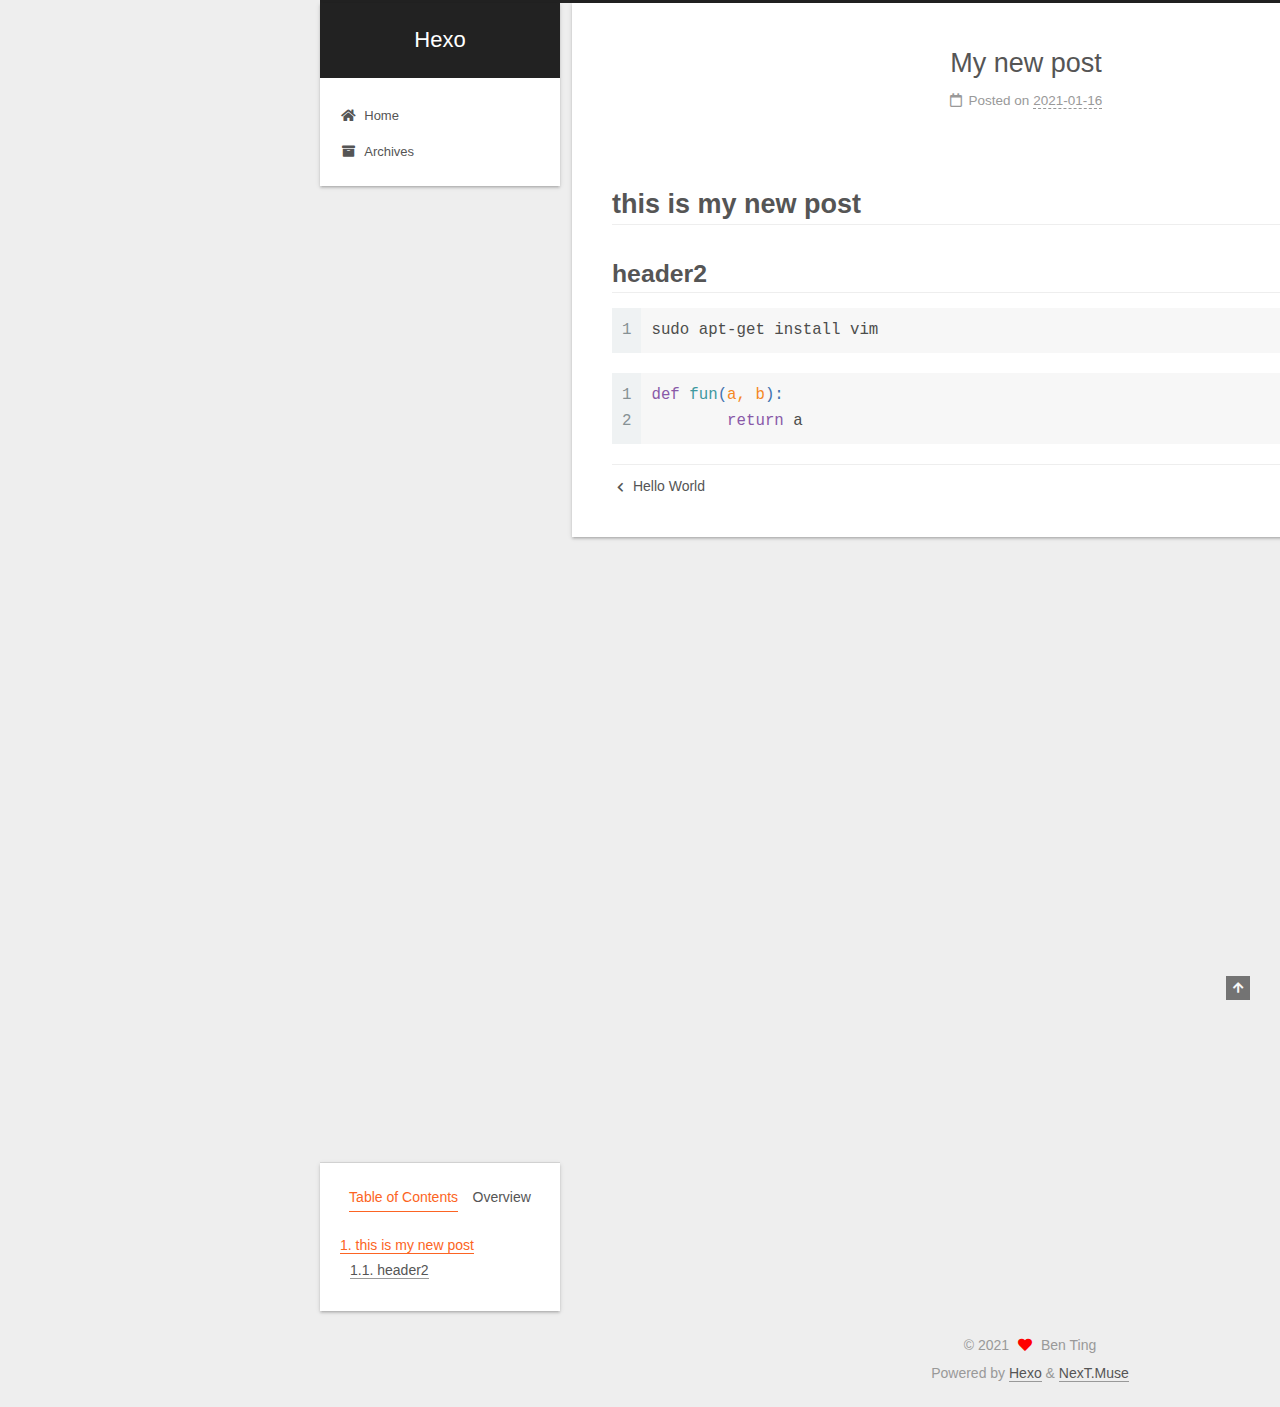
<file: 2021/01/16/My-new-post/index.html>
<!DOCTYPE html>
<html lang="en">
<head>
  <meta charset="UTF-8">
<meta name="viewport" content="width=device-width, initial-scale=1, maximum-scale=2">
<meta name="theme-color" content="#222">
<meta name="generator" content="Hexo 5.3.0">
  <link rel="apple-touch-icon" sizes="180x180" href="/images/apple-touch-icon-next.png">
  <link rel="icon" type="image/png" sizes="32x32" href="/images/favicon-32x32-next.png">
  <link rel="icon" type="image/png" sizes="16x16" href="/images/favicon-16x16-next.png">
  <link rel="mask-icon" href="/images/logo.svg" color="#222">

<link rel="stylesheet" href="/css/main.css">


<link rel="stylesheet" href="/lib/font-awesome/css/all.min.css">

<script id="hexo-configurations">
    var NexT = window.NexT || {};
    var CONFIG = {"hostname":"example.com","root":"/","scheme":"Muse","version":"7.8.0","exturl":false,"sidebar":{"position":"left","display":"post","padding":18,"offset":12,"onmobile":false},"copycode":{"enable":false,"show_result":false,"style":null},"back2top":{"enable":true,"sidebar":false,"scrollpercent":false},"bookmark":{"enable":false,"color":"#222","save":"auto"},"fancybox":false,"mediumzoom":false,"lazyload":false,"pangu":false,"comments":{"style":"tabs","active":null,"storage":true,"lazyload":false,"nav":null},"algolia":{"hits":{"per_page":10},"labels":{"input_placeholder":"Search for Posts","hits_empty":"We didn't find any results for the search: ${query}","hits_stats":"${hits} results found in ${time} ms"}},"localsearch":{"enable":false,"trigger":"auto","top_n_per_article":1,"unescape":false,"preload":false},"motion":{"enable":false,"async":false,"transition":{"post_block":"fadeIn","post_header":"slideDownIn","post_body":"slideDownIn","coll_header":"slideLeftIn","sidebar":"slideUpIn"}}};
  </script>

  <meta name="description" content="this is my new postheader21sudo apt-get install vim 12def fun(a, b):	return a">
<meta property="og:type" content="article">
<meta property="og:title" content="My new post">
<meta property="og:url" content="http://example.com/2021/01/16/My-new-post/index.html">
<meta property="og:site_name" content="Hexo">
<meta property="og:description" content="this is my new postheader21sudo apt-get install vim 12def fun(a, b):	return a">
<meta property="og:locale" content="en_US">
<meta property="article:published_time" content="2021-01-16T12:56:14.000Z">
<meta property="article:modified_time" content="2021-01-16T12:57:24.670Z">
<meta property="article:author" content="Ben Ting">
<meta name="twitter:card" content="summary">

<link rel="canonical" href="http://example.com/2021/01/16/My-new-post/">


<script id="page-configurations">
  // https://hexo.io/docs/variables.html
  CONFIG.page = {
    sidebar: "",
    isHome : false,
    isPost : true,
    lang   : 'en'
  };
</script>

  <title>My new post | Hexo</title>
  






  <noscript>
  <style>
  .use-motion .brand,
  .use-motion .menu-item,
  .sidebar-inner,
  .use-motion .post-block,
  .use-motion .pagination,
  .use-motion .comments,
  .use-motion .post-header,
  .use-motion .post-body,
  .use-motion .collection-header { opacity: initial; }

  .use-motion .site-title,
  .use-motion .site-subtitle {
    opacity: initial;
    top: initial;
  }

  .use-motion .logo-line-before i { left: initial; }
  .use-motion .logo-line-after i { right: initial; }
  </style>
</noscript>

</head>

<body itemscope itemtype="http://schema.org/WebPage">
  <div class="container">
    <div class="headband"></div>

    <header class="header" itemscope itemtype="http://schema.org/WPHeader">
      <div class="header-inner"><div class="site-brand-container">
  <div class="site-nav-toggle">
    <div class="toggle" aria-label="Toggle navigation bar">
      <span class="toggle-line toggle-line-first"></span>
      <span class="toggle-line toggle-line-middle"></span>
      <span class="toggle-line toggle-line-last"></span>
    </div>
  </div>

  <div class="site-meta">

    <a href="/" class="brand" rel="start">
      <span class="logo-line-before"><i></i></span>
      <h1 class="site-title">Hexo</h1>
      <span class="logo-line-after"><i></i></span>
    </a>
  </div>

  <div class="site-nav-right">
    <div class="toggle popup-trigger">
    </div>
  </div>
</div>




<nav class="site-nav">
  <ul id="menu" class="main-menu menu">
        <li class="menu-item menu-item-home">

    <a href="/" rel="section"><i class="fa fa-home fa-fw"></i>Home</a>

  </li>
        <li class="menu-item menu-item-archives">

    <a href="/archives/" rel="section"><i class="fa fa-archive fa-fw"></i>Archives</a>

  </li>
  </ul>
</nav>




</div>
    </header>

    
  <div class="back-to-top">
    <i class="fa fa-arrow-up"></i>
    <span>0%</span>
  </div>


    <main class="main">
      <div class="main-inner">
        <div class="content-wrap">
          

          <div class="content post posts-expand">
            

    
  
  
  <article itemscope itemtype="http://schema.org/Article" class="post-block" lang="en">
    <link itemprop="mainEntityOfPage" href="http://example.com/2021/01/16/My-new-post/">

    <span hidden itemprop="author" itemscope itemtype="http://schema.org/Person">
      <meta itemprop="image" content="/images/avatar.gif">
      <meta itemprop="name" content="Ben Ting">
      <meta itemprop="description" content="">
    </span>

    <span hidden itemprop="publisher" itemscope itemtype="http://schema.org/Organization">
      <meta itemprop="name" content="Hexo">
    </span>
      <header class="post-header">
        <h1 class="post-title" itemprop="name headline">
          My new post
        </h1>

        <div class="post-meta">
            <span class="post-meta-item">
              <span class="post-meta-item-icon">
                <i class="far fa-calendar"></i>
              </span>
              <span class="post-meta-item-text">Posted on</span>
              

              <time title="Created: 2021-01-16 20:56:14 / Modified: 20:57:24" itemprop="dateCreated datePublished" datetime="2021-01-16T20:56:14+08:00">2021-01-16</time>
            </span>

          

        </div>
      </header>

    
    
    
    <div class="post-body" itemprop="articleBody">

      
        <h1 id="this-is-my-new-post"><a href="#this-is-my-new-post" class="headerlink" title="this is my new post"></a>this is my new post</h1><h2 id="header2"><a href="#header2" class="headerlink" title="header2"></a>header2</h2><figure class="highlight bash"><table><tr><td class="gutter"><pre><span class="line">1</span><br></pre></td><td class="code"><pre><span class="line">sudo apt-get install vim</span><br></pre></td></tr></table></figure>
<figure class="highlight python"><table><tr><td class="gutter"><pre><span class="line">1</span><br><span class="line">2</span><br></pre></td><td class="code"><pre><span class="line"><span class="function"><span class="keyword">def</span> <span class="title">fun</span>(<span class="params">a, b</span>):</span></span><br><span class="line">	<span class="keyword">return</span> a</span><br></pre></td></tr></table></figure>
    </div>

    
    
    

      <footer class="post-footer">

        


        
    <div class="post-nav">
      <div class="post-nav-item">
    <a href="/2021/01/16/hello-world/" rel="prev" title="Hello World">
      <i class="fa fa-chevron-left"></i> Hello World
    </a></div>
      <div class="post-nav-item">
    <a href="/2021/01/16/My-new-post-1/" rel="next" title="My new post">
      My new post <i class="fa fa-chevron-right"></i>
    </a></div>
    </div>
      </footer>
    
  </article>
  
  
  



          </div>
          

<script>
  window.addEventListener('tabs:register', () => {
    let { activeClass } = CONFIG.comments;
    if (CONFIG.comments.storage) {
      activeClass = localStorage.getItem('comments_active') || activeClass;
    }
    if (activeClass) {
      let activeTab = document.querySelector(`a[href="#comment-${activeClass}"]`);
      if (activeTab) {
        activeTab.click();
      }
    }
  });
  if (CONFIG.comments.storage) {
    window.addEventListener('tabs:click', event => {
      if (!event.target.matches('.tabs-comment .tab-content .tab-pane')) return;
      let commentClass = event.target.classList[1];
      localStorage.setItem('comments_active', commentClass);
    });
  }
</script>

        </div>
          
  
  <div class="toggle sidebar-toggle">
    <span class="toggle-line toggle-line-first"></span>
    <span class="toggle-line toggle-line-middle"></span>
    <span class="toggle-line toggle-line-last"></span>
  </div>

  <aside class="sidebar">
    <div class="sidebar-inner">

      <ul class="sidebar-nav motion-element">
        <li class="sidebar-nav-toc">
          Table of Contents
        </li>
        <li class="sidebar-nav-overview">
          Overview
        </li>
      </ul>

      <!--noindex-->
      <div class="post-toc-wrap sidebar-panel">
          <div class="post-toc motion-element"><ol class="nav"><li class="nav-item nav-level-1"><a class="nav-link" href="#this-is-my-new-post"><span class="nav-number">1.</span> <span class="nav-text">this is my new post</span></a><ol class="nav-child"><li class="nav-item nav-level-2"><a class="nav-link" href="#header2"><span class="nav-number">1.1.</span> <span class="nav-text">header2</span></a></li></ol></li></ol></div>
      </div>
      <!--/noindex-->

      <div class="site-overview-wrap sidebar-panel">
        <div class="site-author motion-element" itemprop="author" itemscope itemtype="http://schema.org/Person">
  <p class="site-author-name" itemprop="name">Ben Ting</p>
  <div class="site-description" itemprop="description"></div>
</div>
<div class="site-state-wrap motion-element">
  <nav class="site-state">
      <div class="site-state-item site-state-posts">
          <a href="/archives/">
        
          <span class="site-state-item-count">3</span>
          <span class="site-state-item-name">posts</span>
        </a>
      </div>
  </nav>
</div>



      </div>

    </div>
  </aside>
  <div id="sidebar-dimmer"></div>


      </div>
    </main>

    <footer class="footer">
      <div class="footer-inner">
        

        

<div class="copyright">
  
  &copy; 
  <span itemprop="copyrightYear">2021</span>
  <span class="with-love">
    <i class="fa fa-heart"></i>
  </span>
  <span class="author" itemprop="copyrightHolder">Ben Ting</span>
</div>
  <div class="powered-by">Powered by <a href="https://hexo.io/" class="theme-link" rel="noopener" target="_blank">Hexo</a> & <a href="https://muse.theme-next.org/" class="theme-link" rel="noopener" target="_blank">NexT.Muse</a>
  </div>

        








      </div>
    </footer>
  </div>

  
  <script src="/lib/anime.min.js"></script>

<script src="/js/utils.js"></script>


<script src="/js/schemes/muse.js"></script>


<script src="/js/next-boot.js"></script>




  















  

  

</body>
</html>
</file>
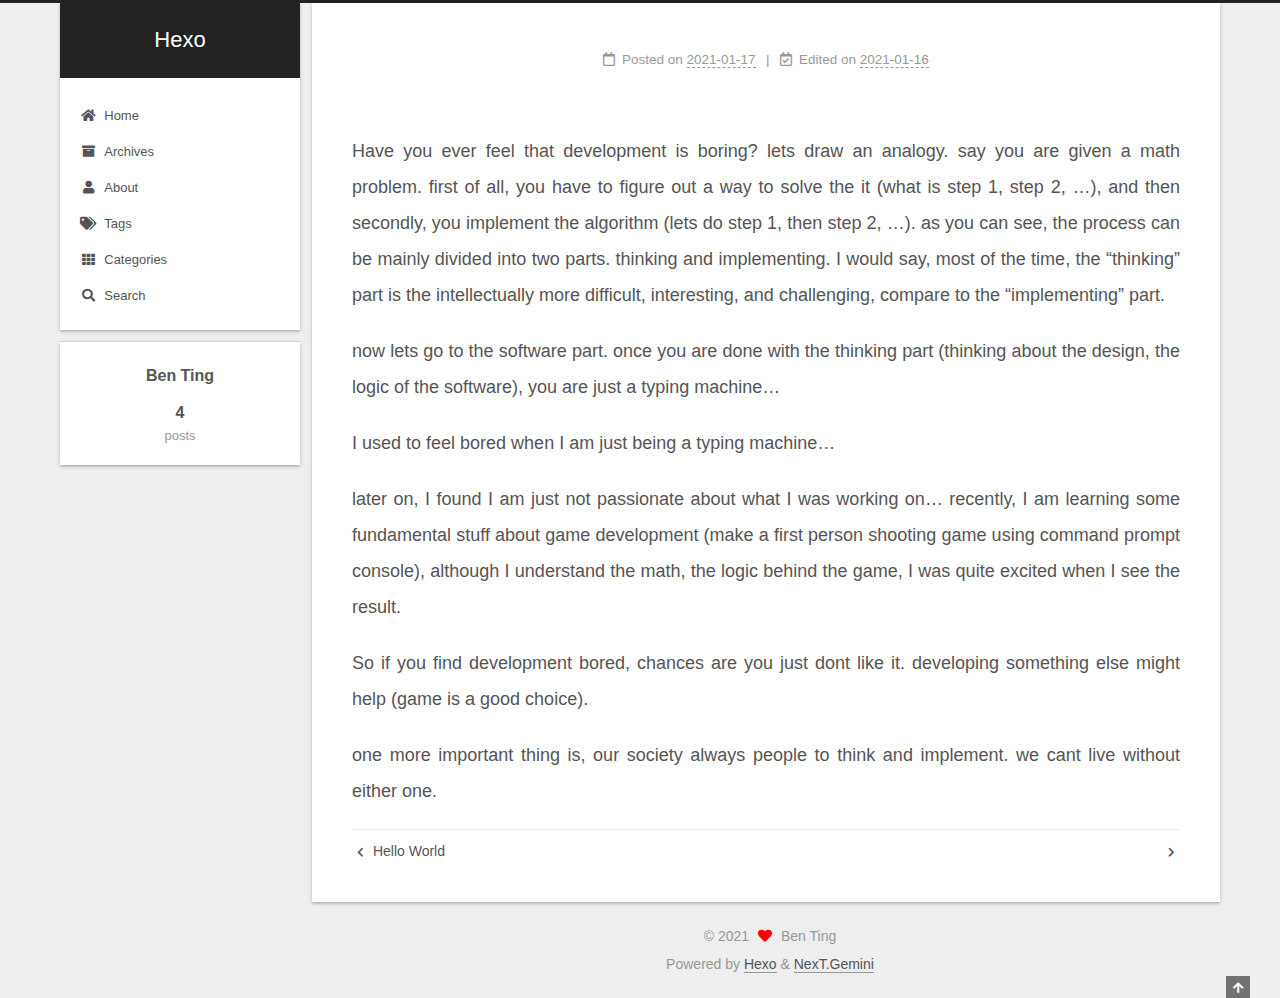
<file: 2021/01/17/2020-01-31-Development_is_boring/index.html>
<!DOCTYPE html>
<html lang="en">
<head>
  <meta charset="UTF-8">
<meta name="viewport" content="width=device-width, initial-scale=1, maximum-scale=2">
<meta name="theme-color" content="#222">
<meta name="generator" content="Hexo 5.3.0">
  <link rel="apple-touch-icon" sizes="180x180" href="/images/apple-touch-icon-next.png">
  <link rel="icon" type="image/png" sizes="32x32" href="/images/favicon-32x32-next.png">
  <link rel="icon" type="image/png" sizes="16x16" href="/images/favicon-16x16-next.png">
  <link rel="mask-icon" href="/images/logo.svg" color="#222">

<link rel="stylesheet" href="/css/main.css">


<link rel="stylesheet" href="/lib/font-awesome/css/all.min.css">

<script id="hexo-configurations">
    var NexT = window.NexT || {};
    var CONFIG = {"hostname":"benting180.github.io","root":"/","scheme":"Gemini","version":"7.8.0","exturl":false,"sidebar":{"position":"left","display":"post","padding":18,"offset":12,"onmobile":false},"copycode":{"enable":false,"show_result":false,"style":null},"back2top":{"enable":true,"sidebar":false,"scrollpercent":false},"bookmark":{"enable":false,"color":"#222","save":"auto"},"fancybox":false,"mediumzoom":false,"lazyload":false,"pangu":false,"comments":{"style":"tabs","active":null,"storage":true,"lazyload":false,"nav":null},"algolia":{"hits":{"per_page":10},"labels":{"input_placeholder":"Search for Posts","hits_empty":"We didn't find any results for the search: ${query}","hits_stats":"${hits} results found in ${time} ms"}},"localsearch":{"enable":true,"trigger":"auto","top_n_per_article":1,"unescape":false,"preload":false},"motion":{"enable":false,"async":false,"transition":{"post_block":"fadeIn","post_header":"slideDownIn","post_body":"slideDownIn","coll_header":"slideLeftIn","sidebar":"slideUpIn"}},"path":"search.xml"};
  </script>

  <meta name="description" content="Have you ever feel that development is boring? lets draw an analogy. say you are given a math problem. first of all, you have to figure out a way to solve the it (what is step 1, step 2, …), and then">
<meta property="og:type" content="article">
<meta property="og:title" content="Hexo">
<meta property="og:url" content="http://benting180.github.io/2021/01/17/2020-01-31-Development_is_boring/index.html">
<meta property="og:site_name" content="Hexo">
<meta property="og:description" content="Have you ever feel that development is boring? lets draw an analogy. say you are given a math problem. first of all, you have to figure out a way to solve the it (what is step 1, step 2, …), and then">
<meta property="og:locale" content="en_US">
<meta property="article:published_time" content="2021-01-17T02:19:00.505Z">
<meta property="article:modified_time" content="2021-01-16T10:34:32.388Z">
<meta property="article:author" content="Ben Ting">
<meta name="twitter:card" content="summary">

<link rel="canonical" href="http://benting180.github.io/2021/01/17/2020-01-31-Development_is_boring/">


<script id="page-configurations">
  // https://hexo.io/docs/variables.html
  CONFIG.page = {
    sidebar: "",
    isHome : false,
    isPost : true,
    lang   : 'en'
  };
</script>

  <title> | Hexo</title>
  






  <noscript>
  <style>
  .use-motion .brand,
  .use-motion .menu-item,
  .sidebar-inner,
  .use-motion .post-block,
  .use-motion .pagination,
  .use-motion .comments,
  .use-motion .post-header,
  .use-motion .post-body,
  .use-motion .collection-header { opacity: initial; }

  .use-motion .site-title,
  .use-motion .site-subtitle {
    opacity: initial;
    top: initial;
  }

  .use-motion .logo-line-before i { left: initial; }
  .use-motion .logo-line-after i { right: initial; }
  </style>
</noscript>

</head>

<body itemscope itemtype="http://schema.org/WebPage">
  <div class="container">
    <div class="headband"></div>

    <header class="header" itemscope itemtype="http://schema.org/WPHeader">
      <div class="header-inner"><div class="site-brand-container">
  <div class="site-nav-toggle">
    <div class="toggle" aria-label="Toggle navigation bar">
      <span class="toggle-line toggle-line-first"></span>
      <span class="toggle-line toggle-line-middle"></span>
      <span class="toggle-line toggle-line-last"></span>
    </div>
  </div>

  <div class="site-meta">

    <a href="/" class="brand" rel="start">
      <span class="logo-line-before"><i></i></span>
      <h1 class="site-title">Hexo</h1>
      <span class="logo-line-after"><i></i></span>
    </a>
  </div>

  <div class="site-nav-right">
    <div class="toggle popup-trigger">
        <i class="fa fa-search fa-fw fa-lg"></i>
    </div>
  </div>
</div>




<nav class="site-nav">
  <ul id="menu" class="main-menu menu">
        <li class="menu-item menu-item-home">

    <a href="/" rel="section"><i class="fa fa-home fa-fw"></i>Home</a>

  </li>
        <li class="menu-item menu-item-archives">

    <a href="/archives/" rel="section"><i class="fa fa-archive fa-fw"></i>Archives</a>

  </li>
        <li class="menu-item menu-item-about">

    <a href="/about/" rel="section"><i class="fa fa-user fa-fw"></i>About</a>

  </li>
        <li class="menu-item menu-item-tags">

    <a href="/tags/" rel="section"><i class="fa fa-tags fa-fw"></i>Tags</a>

  </li>
        <li class="menu-item menu-item-categories">

    <a href="/categories/" rel="section"><i class="fa fa-th fa-fw"></i>Categories</a>

  </li>
      <li class="menu-item menu-item-search">
        <a role="button" class="popup-trigger"><i class="fa fa-search fa-fw"></i>Search
        </a>
      </li>
  </ul>
</nav>



  <div class="search-pop-overlay">
    <div class="popup search-popup">
        <div class="search-header">
  <span class="search-icon">
    <i class="fa fa-search"></i>
  </span>
  <div class="search-input-container">
    <input autocomplete="off" autocapitalize="off"
           placeholder="Searching..." spellcheck="false"
           type="search" class="search-input">
  </div>
  <span class="popup-btn-close">
    <i class="fa fa-times-circle"></i>
  </span>
</div>
<div id="search-result">
  <div id="no-result">
    <i class="fa fa-spinner fa-pulse fa-5x fa-fw"></i>
  </div>
</div>

    </div>
  </div>

</div>
    </header>

    
  <div class="back-to-top">
    <i class="fa fa-arrow-up"></i>
    <span>0%</span>
  </div>


    <main class="main">
      <div class="main-inner">
        <div class="content-wrap">
          

          <div class="content post posts-expand">
            

    
  
  
  <article itemscope itemtype="http://schema.org/Article" class="post-block" lang="en">
    <link itemprop="mainEntityOfPage" href="http://benting180.github.io/2021/01/17/2020-01-31-Development_is_boring/">

    <span hidden itemprop="author" itemscope itemtype="http://schema.org/Person">
      <meta itemprop="image" content="/images/avatar.gif">
      <meta itemprop="name" content="Ben Ting">
      <meta itemprop="description" content="">
    </span>

    <span hidden itemprop="publisher" itemscope itemtype="http://schema.org/Organization">
      <meta itemprop="name" content="Hexo">
    </span>
      <header class="post-header">
        <h1 class="post-title" itemprop="name headline">
          
        </h1>

        <div class="post-meta">
            <span class="post-meta-item">
              <span class="post-meta-item-icon">
                <i class="far fa-calendar"></i>
              </span>
              <span class="post-meta-item-text">Posted on</span>

              <time title="Created: 2021-01-17 10:19:00" itemprop="dateCreated datePublished" datetime="2021-01-17T10:19:00+08:00">2021-01-17</time>
            </span>
              <span class="post-meta-item">
                <span class="post-meta-item-icon">
                  <i class="far fa-calendar-check"></i>
                </span>
                <span class="post-meta-item-text">Edited on</span>
                <time title="Modified: 2021-01-16 18:34:32" itemprop="dateModified" datetime="2021-01-16T18:34:32+08:00">2021-01-16</time>
              </span>

          

        </div>
      </header>

    
    
    
    <div class="post-body" itemprop="articleBody">

      
        <p>Have you ever feel that development is boring? lets draw an analogy. say you are given a math problem. first of all, you have to figure out a way to solve the it (what is step 1, step 2, …), and then secondly, you implement the algorithm (lets do step 1, then step 2, …). as you can see, the process can be mainly divided into two parts. thinking and implementing. I would say, most of the time, the “thinking” part is the intellectually more difficult, interesting, and challenging, compare to the “implementing” part.</p>
<p>now lets go to the software part. once you are done with the thinking part (thinking about the design, the logic of the software), you are just a typing machine…</p>
<p>I used to feel bored when I am just being a typing machine…</p>
<p>later on, I found I am just not passionate about what I was working on… recently, I am learning some fundamental stuff about game development (make a first person shooting game using command prompt console), although I understand the math, the logic behind the game, I was quite excited when I see the result.</p>
<p>So if you find development bored, chances are you just dont like it. developing something else might help (game is a good choice).</p>
<p>one more important thing is, our society always people to think and implement. we cant live without either one.</p>

    </div>

    
    
    

      <footer class="post-footer">

        


        
    <div class="post-nav">
      <div class="post-nav-item">
    <a href="/2021/01/16/hello-world/" rel="prev" title="Hello World">
      <i class="fa fa-chevron-left"></i> Hello World
    </a></div>
      <div class="post-nav-item">
    <a href="/2021/01/17/2020-07-04-learning_python_threading/" rel="next" title="">
       <i class="fa fa-chevron-right"></i>
    </a></div>
    </div>
      </footer>
    
  </article>
  
  
  



          </div>
          

<script>
  window.addEventListener('tabs:register', () => {
    let { activeClass } = CONFIG.comments;
    if (CONFIG.comments.storage) {
      activeClass = localStorage.getItem('comments_active') || activeClass;
    }
    if (activeClass) {
      let activeTab = document.querySelector(`a[href="#comment-${activeClass}"]`);
      if (activeTab) {
        activeTab.click();
      }
    }
  });
  if (CONFIG.comments.storage) {
    window.addEventListener('tabs:click', event => {
      if (!event.target.matches('.tabs-comment .tab-content .tab-pane')) return;
      let commentClass = event.target.classList[1];
      localStorage.setItem('comments_active', commentClass);
    });
  }
</script>

        </div>
          
  
  <div class="toggle sidebar-toggle">
    <span class="toggle-line toggle-line-first"></span>
    <span class="toggle-line toggle-line-middle"></span>
    <span class="toggle-line toggle-line-last"></span>
  </div>

  <aside class="sidebar">
    <div class="sidebar-inner">

      <ul class="sidebar-nav motion-element">
        <li class="sidebar-nav-toc">
          Table of Contents
        </li>
        <li class="sidebar-nav-overview">
          Overview
        </li>
      </ul>

      <!--noindex-->
      <div class="post-toc-wrap sidebar-panel">
      </div>
      <!--/noindex-->

      <div class="site-overview-wrap sidebar-panel">
        <div class="site-author motion-element" itemprop="author" itemscope itemtype="http://schema.org/Person">
  <p class="site-author-name" itemprop="name">Ben Ting</p>
  <div class="site-description" itemprop="description"></div>
</div>
<div class="site-state-wrap motion-element">
  <nav class="site-state">
      <div class="site-state-item site-state-posts">
          <a href="/archives/">
        
          <span class="site-state-item-count">4</span>
          <span class="site-state-item-name">posts</span>
        </a>
      </div>
  </nav>
</div>



      </div>

    </div>
  </aside>
  <div id="sidebar-dimmer"></div>


      </div>
    </main>

    <footer class="footer">
      <div class="footer-inner">
        

        

<div class="copyright">
  
  &copy; 
  <span itemprop="copyrightYear">2021</span>
  <span class="with-love">
    <i class="fa fa-heart"></i>
  </span>
  <span class="author" itemprop="copyrightHolder">Ben Ting</span>
</div>
  <div class="powered-by">Powered by <a href="https://hexo.io/" class="theme-link" rel="noopener" target="_blank">Hexo</a> & <a href="https://theme-next.org/" class="theme-link" rel="noopener" target="_blank">NexT.Gemini</a>
  </div>

        








      </div>
    </footer>
  </div>

  
  <script src="/lib/anime.min.js"></script>

<script src="/js/utils.js"></script>


<script src="/js/schemes/pisces.js"></script>


<script src="/js/next-boot.js"></script>




  




  
<script src="/js/local-search.js"></script>













  

  

</body>
</html>
</file>
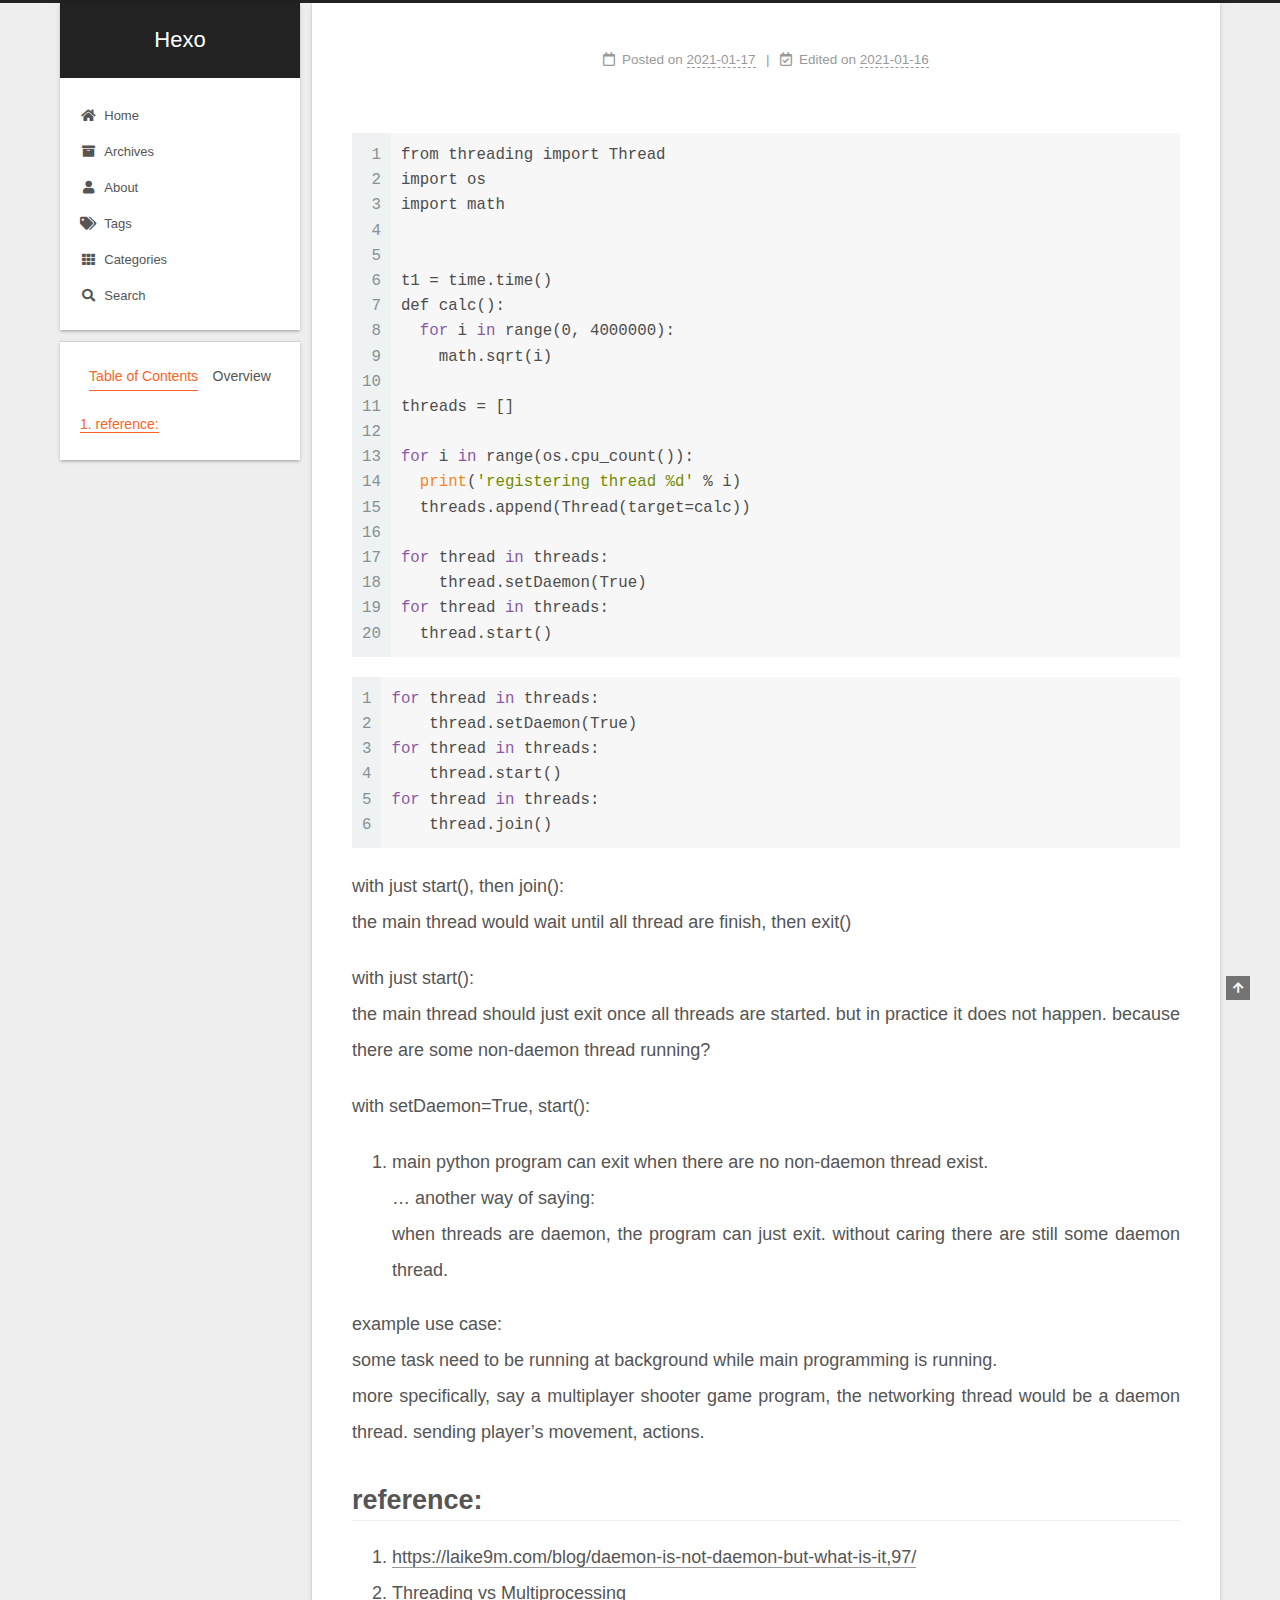
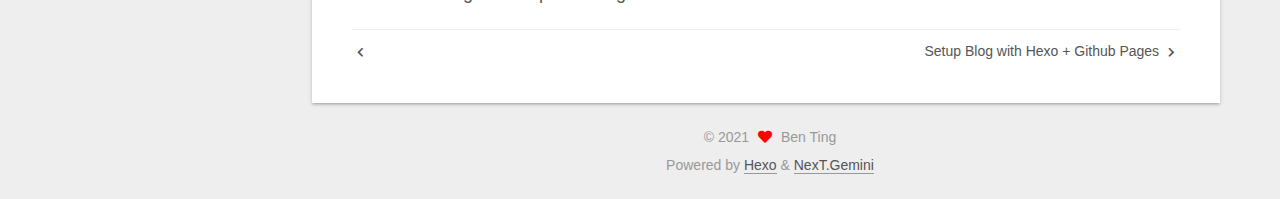
<file: 2021/01/17/2020-07-04-learning_python_threading/index.html>
<!DOCTYPE html>
<html lang="en">
<head>
  <meta charset="UTF-8">
<meta name="viewport" content="width=device-width, initial-scale=1, maximum-scale=2">
<meta name="theme-color" content="#222">
<meta name="generator" content="Hexo 5.3.0">
  <link rel="apple-touch-icon" sizes="180x180" href="/images/apple-touch-icon-next.png">
  <link rel="icon" type="image/png" sizes="32x32" href="/images/favicon-32x32-next.png">
  <link rel="icon" type="image/png" sizes="16x16" href="/images/favicon-16x16-next.png">
  <link rel="mask-icon" href="/images/logo.svg" color="#222">

<link rel="stylesheet" href="/css/main.css">


<link rel="stylesheet" href="/lib/font-awesome/css/all.min.css">

<script id="hexo-configurations">
    var NexT = window.NexT || {};
    var CONFIG = {"hostname":"benting180.github.io","root":"/","scheme":"Gemini","version":"7.8.0","exturl":false,"sidebar":{"position":"left","display":"post","padding":18,"offset":12,"onmobile":false},"copycode":{"enable":false,"show_result":false,"style":null},"back2top":{"enable":true,"sidebar":false,"scrollpercent":false},"bookmark":{"enable":false,"color":"#222","save":"auto"},"fancybox":false,"mediumzoom":false,"lazyload":false,"pangu":false,"comments":{"style":"tabs","active":null,"storage":true,"lazyload":false,"nav":null},"algolia":{"hits":{"per_page":10},"labels":{"input_placeholder":"Search for Posts","hits_empty":"We didn't find any results for the search: ${query}","hits_stats":"${hits} results found in ${time} ms"}},"localsearch":{"enable":true,"trigger":"auto","top_n_per_article":1,"unescape":false,"preload":false},"motion":{"enable":false,"async":false,"transition":{"post_block":"fadeIn","post_header":"slideDownIn","post_body":"slideDownIn","coll_header":"slideLeftIn","sidebar":"slideUpIn"}},"path":"search.xml"};
  </script>

  <meta name="description" content="1234567891011121314151617181920from threading import Threadimport osimport math  t1 &#x3D; time.time()def calc():  for i in range(0, 4000000):    math.sqrt(i) threads &#x3D; [] for i in range(os.cpu_count()):">
<meta property="og:type" content="article">
<meta property="og:title" content="Hexo">
<meta property="og:url" content="http://benting180.github.io/2021/01/17/2020-07-04-learning_python_threading/index.html">
<meta property="og:site_name" content="Hexo">
<meta property="og:description" content="1234567891011121314151617181920from threading import Threadimport osimport math  t1 &#x3D; time.time()def calc():  for i in range(0, 4000000):    math.sqrt(i) threads &#x3D; [] for i in range(os.cpu_count()):">
<meta property="og:locale" content="en_US">
<meta property="article:published_time" content="2021-01-17T02:19:00.509Z">
<meta property="article:modified_time" content="2021-01-16T10:34:45.076Z">
<meta property="article:author" content="Ben Ting">
<meta name="twitter:card" content="summary">

<link rel="canonical" href="http://benting180.github.io/2021/01/17/2020-07-04-learning_python_threading/">


<script id="page-configurations">
  // https://hexo.io/docs/variables.html
  CONFIG.page = {
    sidebar: "",
    isHome : false,
    isPost : true,
    lang   : 'en'
  };
</script>

  <title> | Hexo</title>
  






  <noscript>
  <style>
  .use-motion .brand,
  .use-motion .menu-item,
  .sidebar-inner,
  .use-motion .post-block,
  .use-motion .pagination,
  .use-motion .comments,
  .use-motion .post-header,
  .use-motion .post-body,
  .use-motion .collection-header { opacity: initial; }

  .use-motion .site-title,
  .use-motion .site-subtitle {
    opacity: initial;
    top: initial;
  }

  .use-motion .logo-line-before i { left: initial; }
  .use-motion .logo-line-after i { right: initial; }
  </style>
</noscript>

</head>

<body itemscope itemtype="http://schema.org/WebPage">
  <div class="container">
    <div class="headband"></div>

    <header class="header" itemscope itemtype="http://schema.org/WPHeader">
      <div class="header-inner"><div class="site-brand-container">
  <div class="site-nav-toggle">
    <div class="toggle" aria-label="Toggle navigation bar">
      <span class="toggle-line toggle-line-first"></span>
      <span class="toggle-line toggle-line-middle"></span>
      <span class="toggle-line toggle-line-last"></span>
    </div>
  </div>

  <div class="site-meta">

    <a href="/" class="brand" rel="start">
      <span class="logo-line-before"><i></i></span>
      <h1 class="site-title">Hexo</h1>
      <span class="logo-line-after"><i></i></span>
    </a>
  </div>

  <div class="site-nav-right">
    <div class="toggle popup-trigger">
        <i class="fa fa-search fa-fw fa-lg"></i>
    </div>
  </div>
</div>




<nav class="site-nav">
  <ul id="menu" class="main-menu menu">
        <li class="menu-item menu-item-home">

    <a href="/" rel="section"><i class="fa fa-home fa-fw"></i>Home</a>

  </li>
        <li class="menu-item menu-item-archives">

    <a href="/archives/" rel="section"><i class="fa fa-archive fa-fw"></i>Archives</a>

  </li>
        <li class="menu-item menu-item-about">

    <a href="/about/" rel="section"><i class="fa fa-user fa-fw"></i>About</a>

  </li>
        <li class="menu-item menu-item-tags">

    <a href="/tags/" rel="section"><i class="fa fa-tags fa-fw"></i>Tags</a>

  </li>
        <li class="menu-item menu-item-categories">

    <a href="/categories/" rel="section"><i class="fa fa-th fa-fw"></i>Categories</a>

  </li>
      <li class="menu-item menu-item-search">
        <a role="button" class="popup-trigger"><i class="fa fa-search fa-fw"></i>Search
        </a>
      </li>
  </ul>
</nav>



  <div class="search-pop-overlay">
    <div class="popup search-popup">
        <div class="search-header">
  <span class="search-icon">
    <i class="fa fa-search"></i>
  </span>
  <div class="search-input-container">
    <input autocomplete="off" autocapitalize="off"
           placeholder="Searching..." spellcheck="false"
           type="search" class="search-input">
  </div>
  <span class="popup-btn-close">
    <i class="fa fa-times-circle"></i>
  </span>
</div>
<div id="search-result">
  <div id="no-result">
    <i class="fa fa-spinner fa-pulse fa-5x fa-fw"></i>
  </div>
</div>

    </div>
  </div>

</div>
    </header>

    
  <div class="back-to-top">
    <i class="fa fa-arrow-up"></i>
    <span>0%</span>
  </div>


    <main class="main">
      <div class="main-inner">
        <div class="content-wrap">
          

          <div class="content post posts-expand">
            

    
  
  
  <article itemscope itemtype="http://schema.org/Article" class="post-block" lang="en">
    <link itemprop="mainEntityOfPage" href="http://benting180.github.io/2021/01/17/2020-07-04-learning_python_threading/">

    <span hidden itemprop="author" itemscope itemtype="http://schema.org/Person">
      <meta itemprop="image" content="/images/avatar.gif">
      <meta itemprop="name" content="Ben Ting">
      <meta itemprop="description" content="">
    </span>

    <span hidden itemprop="publisher" itemscope itemtype="http://schema.org/Organization">
      <meta itemprop="name" content="Hexo">
    </span>
      <header class="post-header">
        <h1 class="post-title" itemprop="name headline">
          
        </h1>

        <div class="post-meta">
            <span class="post-meta-item">
              <span class="post-meta-item-icon">
                <i class="far fa-calendar"></i>
              </span>
              <span class="post-meta-item-text">Posted on</span>

              <time title="Created: 2021-01-17 10:19:00" itemprop="dateCreated datePublished" datetime="2021-01-17T10:19:00+08:00">2021-01-17</time>
            </span>
              <span class="post-meta-item">
                <span class="post-meta-item-icon">
                  <i class="far fa-calendar-check"></i>
                </span>
                <span class="post-meta-item-text">Edited on</span>
                <time title="Modified: 2021-01-16 18:34:45" itemprop="dateModified" datetime="2021-01-16T18:34:45+08:00">2021-01-16</time>
              </span>

          

        </div>
      </header>

    
    
    
    <div class="post-body" itemprop="articleBody">

      
        <figure class="highlight bash"><table><tr><td class="gutter"><pre><span class="line">1</span><br><span class="line">2</span><br><span class="line">3</span><br><span class="line">4</span><br><span class="line">5</span><br><span class="line">6</span><br><span class="line">7</span><br><span class="line">8</span><br><span class="line">9</span><br><span class="line">10</span><br><span class="line">11</span><br><span class="line">12</span><br><span class="line">13</span><br><span class="line">14</span><br><span class="line">15</span><br><span class="line">16</span><br><span class="line">17</span><br><span class="line">18</span><br><span class="line">19</span><br><span class="line">20</span><br></pre></td><td class="code"><pre><span class="line">from threading import Thread</span><br><span class="line">import os</span><br><span class="line">import math</span><br><span class="line"> </span><br><span class="line"> </span><br><span class="line">t1 = time.time()</span><br><span class="line">def calc():</span><br><span class="line">  <span class="keyword">for</span> i <span class="keyword">in</span> range(0, 4000000):</span><br><span class="line">    math.sqrt(i)</span><br><span class="line"> </span><br><span class="line">threads = []</span><br><span class="line"> </span><br><span class="line"><span class="keyword">for</span> i <span class="keyword">in</span> range(os.cpu_count()):</span><br><span class="line">  <span class="built_in">print</span>(<span class="string">&#x27;registering thread %d&#x27;</span> % i)</span><br><span class="line">  threads.append(Thread(target=calc))</span><br><span class="line"> </span><br><span class="line"><span class="keyword">for</span> thread <span class="keyword">in</span> threads:</span><br><span class="line">    thread.setDaemon(True)</span><br><span class="line"><span class="keyword">for</span> thread <span class="keyword">in</span> threads:</span><br><span class="line">  thread.start()</span><br></pre></td></tr></table></figure>
<figure class="highlight bash"><table><tr><td class="gutter"><pre><span class="line">1</span><br><span class="line">2</span><br><span class="line">3</span><br><span class="line">4</span><br><span class="line">5</span><br><span class="line">6</span><br></pre></td><td class="code"><pre><span class="line"><span class="keyword">for</span> thread <span class="keyword">in</span> threads:</span><br><span class="line">    thread.setDaemon(True)</span><br><span class="line"><span class="keyword">for</span> thread <span class="keyword">in</span> threads:</span><br><span class="line">    thread.start()</span><br><span class="line"><span class="keyword">for</span> thread <span class="keyword">in</span> threads:</span><br><span class="line">    thread.join()</span><br></pre></td></tr></table></figure>
<p>with just start(), then join():<br>the main thread would wait until all thread are finish, then exit()</p>
<p>with just start():<br>the main thread should just exit once all threads are started. but in practice it does not happen. because there are some non-daemon thread running?</p>
<p>with setDaemon=True, start():</p>
<ol>
<li>main python program can exit when there are no non-daemon thread exist.<br>… another way of saying:<br>when threads are daemon, the program can just exit. without caring there are still some daemon thread.</li>
</ol>
<p>example use case:<br>some task need to be running at background while main programming is running.<br>more specifically, say a multiplayer shooter game program, the networking thread would be a daemon thread. sending player’s movement, actions.</p>
<h1 id="reference"><a href="#reference" class="headerlink" title="reference:"></a>reference:</h1><ol>
<li><a target="_blank" rel="noopener" href="https://laike9m.com/blog/daemon-is-not-daemon-but-what-is-it,97/">https://laike9m.com/blog/daemon-is-not-daemon-but-what-is-it,97/</a></li>
<li>Threading vs Multiprocessing</li>
</ol>

    </div>

    
    
    

      <footer class="post-footer">

        


        
    <div class="post-nav">
      <div class="post-nav-item">
    <a href="/2021/01/17/2020-01-31-Development_is_boring/" rel="prev" title="">
      <i class="fa fa-chevron-left"></i> 
    </a></div>
      <div class="post-nav-item">
    <a href="/2021/01/17/setuphexo/" rel="next" title="Setup Blog with Hexo + Github Pages">
      Setup Blog with Hexo + Github Pages <i class="fa fa-chevron-right"></i>
    </a></div>
    </div>
      </footer>
    
  </article>
  
  
  



          </div>
          

<script>
  window.addEventListener('tabs:register', () => {
    let { activeClass } = CONFIG.comments;
    if (CONFIG.comments.storage) {
      activeClass = localStorage.getItem('comments_active') || activeClass;
    }
    if (activeClass) {
      let activeTab = document.querySelector(`a[href="#comment-${activeClass}"]`);
      if (activeTab) {
        activeTab.click();
      }
    }
  });
  if (CONFIG.comments.storage) {
    window.addEventListener('tabs:click', event => {
      if (!event.target.matches('.tabs-comment .tab-content .tab-pane')) return;
      let commentClass = event.target.classList[1];
      localStorage.setItem('comments_active', commentClass);
    });
  }
</script>

        </div>
          
  
  <div class="toggle sidebar-toggle">
    <span class="toggle-line toggle-line-first"></span>
    <span class="toggle-line toggle-line-middle"></span>
    <span class="toggle-line toggle-line-last"></span>
  </div>

  <aside class="sidebar">
    <div class="sidebar-inner">

      <ul class="sidebar-nav motion-element">
        <li class="sidebar-nav-toc">
          Table of Contents
        </li>
        <li class="sidebar-nav-overview">
          Overview
        </li>
      </ul>

      <!--noindex-->
      <div class="post-toc-wrap sidebar-panel">
          <div class="post-toc motion-element"><ol class="nav"><li class="nav-item nav-level-1"><a class="nav-link" href="#reference"><span class="nav-number">1.</span> <span class="nav-text">reference:</span></a></li></ol></div>
      </div>
      <!--/noindex-->

      <div class="site-overview-wrap sidebar-panel">
        <div class="site-author motion-element" itemprop="author" itemscope itemtype="http://schema.org/Person">
  <p class="site-author-name" itemprop="name">Ben Ting</p>
  <div class="site-description" itemprop="description"></div>
</div>
<div class="site-state-wrap motion-element">
  <nav class="site-state">
      <div class="site-state-item site-state-posts">
          <a href="/archives/">
        
          <span class="site-state-item-count">4</span>
          <span class="site-state-item-name">posts</span>
        </a>
      </div>
  </nav>
</div>



      </div>

    </div>
  </aside>
  <div id="sidebar-dimmer"></div>


      </div>
    </main>

    <footer class="footer">
      <div class="footer-inner">
        

        

<div class="copyright">
  
  &copy; 
  <span itemprop="copyrightYear">2021</span>
  <span class="with-love">
    <i class="fa fa-heart"></i>
  </span>
  <span class="author" itemprop="copyrightHolder">Ben Ting</span>
</div>
  <div class="powered-by">Powered by <a href="https://hexo.io/" class="theme-link" rel="noopener" target="_blank">Hexo</a> & <a href="https://theme-next.org/" class="theme-link" rel="noopener" target="_blank">NexT.Gemini</a>
  </div>

        








      </div>
    </footer>
  </div>

  
  <script src="/lib/anime.min.js"></script>

<script src="/js/utils.js"></script>


<script src="/js/schemes/pisces.js"></script>


<script src="/js/next-boot.js"></script>




  




  
<script src="/js/local-search.js"></script>













  

  

</body>
</html>
</file>
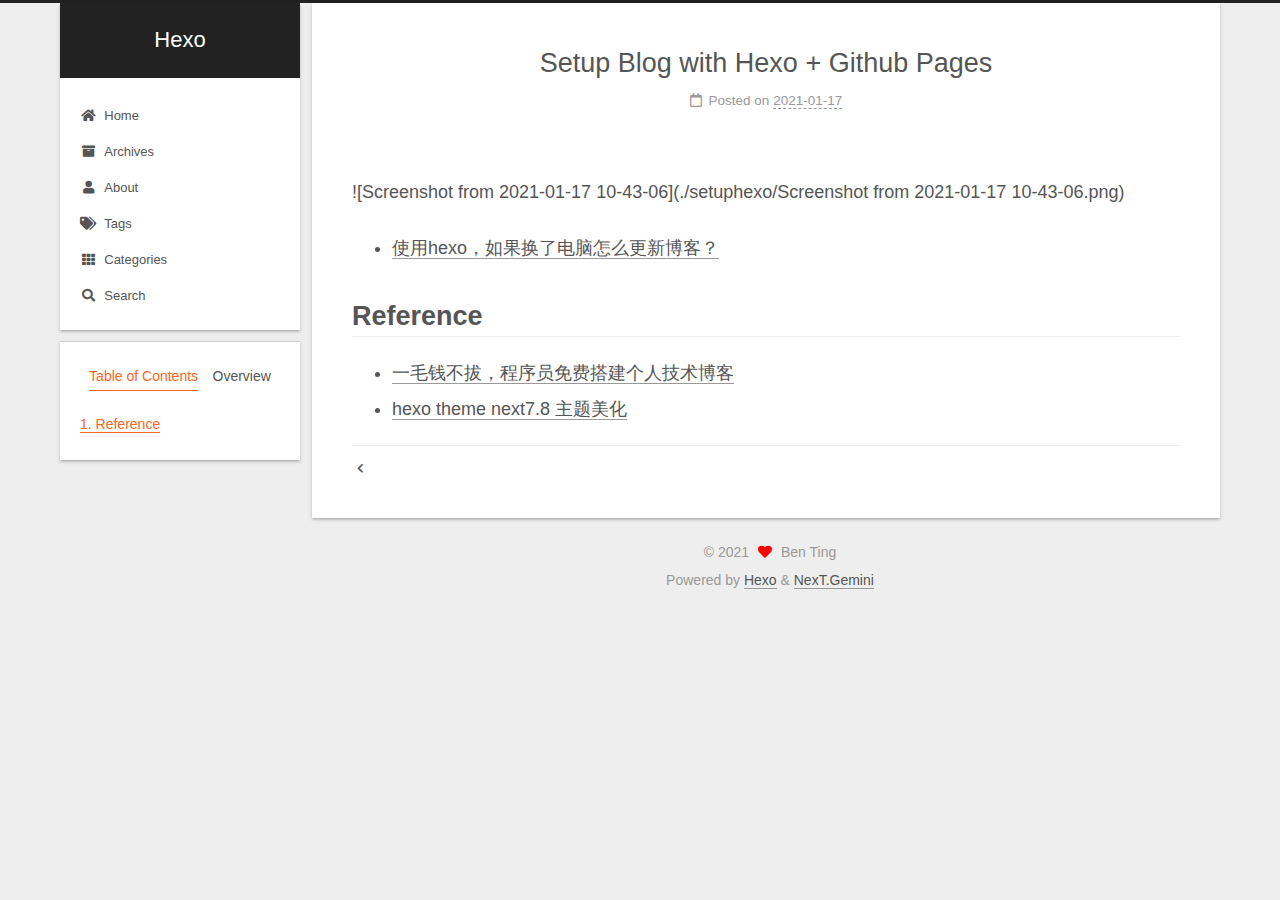
<file: 2021/01/17/setuphexo/index.html>
<!DOCTYPE html>
<html lang="en">
<head>
  <meta charset="UTF-8">
<meta name="viewport" content="width=device-width, initial-scale=1, maximum-scale=2">
<meta name="theme-color" content="#222">
<meta name="generator" content="Hexo 5.3.0">
  <link rel="apple-touch-icon" sizes="180x180" href="/images/apple-touch-icon-next.png">
  <link rel="icon" type="image/png" sizes="32x32" href="/images/favicon-32x32-next.png">
  <link rel="icon" type="image/png" sizes="16x16" href="/images/favicon-16x16-next.png">
  <link rel="mask-icon" href="/images/logo.svg" color="#222">

<link rel="stylesheet" href="/css/main.css">


<link rel="stylesheet" href="/lib/font-awesome/css/all.min.css">

<script id="hexo-configurations">
    var NexT = window.NexT || {};
    var CONFIG = {"hostname":"benting180.github.io","root":"/","scheme":"Gemini","version":"7.8.0","exturl":false,"sidebar":{"position":"left","display":"post","padding":18,"offset":12,"onmobile":false},"copycode":{"enable":false,"show_result":false,"style":null},"back2top":{"enable":true,"sidebar":false,"scrollpercent":false},"bookmark":{"enable":false,"color":"#222","save":"auto"},"fancybox":false,"mediumzoom":false,"lazyload":false,"pangu":false,"comments":{"style":"tabs","active":null,"storage":true,"lazyload":false,"nav":null},"algolia":{"hits":{"per_page":10},"labels":{"input_placeholder":"Search for Posts","hits_empty":"We didn't find any results for the search: ${query}","hits_stats":"${hits} results found in ${time} ms"}},"localsearch":{"enable":true,"trigger":"auto","top_n_per_article":1,"unescape":false,"preload":false},"motion":{"enable":false,"async":false,"transition":{"post_block":"fadeIn","post_header":"slideDownIn","post_body":"slideDownIn","coll_header":"slideLeftIn","sidebar":"slideUpIn"}},"path":"search.xml"};
  </script>

  <meta name="description" content="![Screenshot from 2021-01-17 10-43-06](.&#x2F;setuphexo&#x2F;Screenshot from 2021-01-17 10-43-06.png)  使用hexo，如果换了电脑怎么更新博客？  Reference 一毛钱不拔，程序员免费搭建个人技术博客 hexo theme next7.8 主题美化">
<meta property="og:type" content="article">
<meta property="og:title" content="Setup Blog with Hexo + Github Pages">
<meta property="og:url" content="http://benting180.github.io/2021/01/17/setuphexo/index.html">
<meta property="og:site_name" content="Hexo">
<meta property="og:description" content="![Screenshot from 2021-01-17 10-43-06](.&#x2F;setuphexo&#x2F;Screenshot from 2021-01-17 10-43-06.png)  使用hexo，如果换了电脑怎么更新博客？  Reference 一毛钱不拔，程序员免费搭建个人技术博客 hexo theme next7.8 主题美化">
<meta property="og:locale" content="en_US">
<meta property="article:published_time" content="2021-01-17T02:41:49.000Z">
<meta property="article:modified_time" content="2021-01-17T03:14:31.689Z">
<meta property="article:author" content="Ben Ting">
<meta name="twitter:card" content="summary">

<link rel="canonical" href="http://benting180.github.io/2021/01/17/setuphexo/">


<script id="page-configurations">
  // https://hexo.io/docs/variables.html
  CONFIG.page = {
    sidebar: "",
    isHome : false,
    isPost : true,
    lang   : 'en'
  };
</script>

  <title>Setup Blog with Hexo + Github Pages | Hexo</title>
  






  <noscript>
  <style>
  .use-motion .brand,
  .use-motion .menu-item,
  .sidebar-inner,
  .use-motion .post-block,
  .use-motion .pagination,
  .use-motion .comments,
  .use-motion .post-header,
  .use-motion .post-body,
  .use-motion .collection-header { opacity: initial; }

  .use-motion .site-title,
  .use-motion .site-subtitle {
    opacity: initial;
    top: initial;
  }

  .use-motion .logo-line-before i { left: initial; }
  .use-motion .logo-line-after i { right: initial; }
  </style>
</noscript>

</head>

<body itemscope itemtype="http://schema.org/WebPage">
  <div class="container">
    <div class="headband"></div>

    <header class="header" itemscope itemtype="http://schema.org/WPHeader">
      <div class="header-inner"><div class="site-brand-container">
  <div class="site-nav-toggle">
    <div class="toggle" aria-label="Toggle navigation bar">
      <span class="toggle-line toggle-line-first"></span>
      <span class="toggle-line toggle-line-middle"></span>
      <span class="toggle-line toggle-line-last"></span>
    </div>
  </div>

  <div class="site-meta">

    <a href="/" class="brand" rel="start">
      <span class="logo-line-before"><i></i></span>
      <h1 class="site-title">Hexo</h1>
      <span class="logo-line-after"><i></i></span>
    </a>
  </div>

  <div class="site-nav-right">
    <div class="toggle popup-trigger">
        <i class="fa fa-search fa-fw fa-lg"></i>
    </div>
  </div>
</div>




<nav class="site-nav">
  <ul id="menu" class="main-menu menu">
        <li class="menu-item menu-item-home">

    <a href="/" rel="section"><i class="fa fa-home fa-fw"></i>Home</a>

  </li>
        <li class="menu-item menu-item-archives">

    <a href="/archives/" rel="section"><i class="fa fa-archive fa-fw"></i>Archives</a>

  </li>
        <li class="menu-item menu-item-about">

    <a href="/about/" rel="section"><i class="fa fa-user fa-fw"></i>About</a>

  </li>
        <li class="menu-item menu-item-tags">

    <a href="/tags/" rel="section"><i class="fa fa-tags fa-fw"></i>Tags</a>

  </li>
        <li class="menu-item menu-item-categories">

    <a href="/categories/" rel="section"><i class="fa fa-th fa-fw"></i>Categories</a>

  </li>
      <li class="menu-item menu-item-search">
        <a role="button" class="popup-trigger"><i class="fa fa-search fa-fw"></i>Search
        </a>
      </li>
  </ul>
</nav>



  <div class="search-pop-overlay">
    <div class="popup search-popup">
        <div class="search-header">
  <span class="search-icon">
    <i class="fa fa-search"></i>
  </span>
  <div class="search-input-container">
    <input autocomplete="off" autocapitalize="off"
           placeholder="Searching..." spellcheck="false"
           type="search" class="search-input">
  </div>
  <span class="popup-btn-close">
    <i class="fa fa-times-circle"></i>
  </span>
</div>
<div id="search-result">
  <div id="no-result">
    <i class="fa fa-spinner fa-pulse fa-5x fa-fw"></i>
  </div>
</div>

    </div>
  </div>

</div>
    </header>

    
  <div class="back-to-top">
    <i class="fa fa-arrow-up"></i>
    <span>0%</span>
  </div>


    <main class="main">
      <div class="main-inner">
        <div class="content-wrap">
          

          <div class="content post posts-expand">
            

    
  
  
  <article itemscope itemtype="http://schema.org/Article" class="post-block" lang="en">
    <link itemprop="mainEntityOfPage" href="http://benting180.github.io/2021/01/17/setuphexo/">

    <span hidden itemprop="author" itemscope itemtype="http://schema.org/Person">
      <meta itemprop="image" content="/images/avatar.gif">
      <meta itemprop="name" content="Ben Ting">
      <meta itemprop="description" content="">
    </span>

    <span hidden itemprop="publisher" itemscope itemtype="http://schema.org/Organization">
      <meta itemprop="name" content="Hexo">
    </span>
      <header class="post-header">
        <h1 class="post-title" itemprop="name headline">
          Setup Blog with Hexo + Github Pages
        </h1>

        <div class="post-meta">
            <span class="post-meta-item">
              <span class="post-meta-item-icon">
                <i class="far fa-calendar"></i>
              </span>
              <span class="post-meta-item-text">Posted on</span>
              

              <time title="Created: 2021-01-17 10:41:49 / Modified: 11:14:31" itemprop="dateCreated datePublished" datetime="2021-01-17T10:41:49+08:00">2021-01-17</time>
            </span>

          

        </div>
      </header>

    
    
    
    <div class="post-body" itemprop="articleBody">

      
        <p>![Screenshot from 2021-01-17 10-43-06](./setuphexo/Screenshot from 2021-01-17 10-43-06.png)</p>
<ul>
<li><a target="_blank" rel="noopener" href="https://www.zhihu.com/question/21193762">使用hexo，如果换了电脑怎么更新博客？</a></li>
</ul>
<h1 id="Reference"><a href="#Reference" class="headerlink" title="Reference"></a>Reference</h1><ul>
<li><a target="_blank" rel="noopener" href="https://www.bilibili.com/video/av60124681/">一毛钱不拔，程序员免费搭建个人技术博客</a></li>
<li><a target="_blank" rel="noopener" href="https://blog.csdn.net/tuckEnough/article/details/107383201">hexo theme next7.8 主题美化</a></li>
</ul>

    </div>

    
    
    

      <footer class="post-footer">

        


        
    <div class="post-nav">
      <div class="post-nav-item">
    <a href="/2021/01/17/2020-07-04-learning_python_threading/" rel="prev" title="">
      <i class="fa fa-chevron-left"></i> 
    </a></div>
      <div class="post-nav-item"></div>
    </div>
      </footer>
    
  </article>
  
  
  



          </div>
          

<script>
  window.addEventListener('tabs:register', () => {
    let { activeClass } = CONFIG.comments;
    if (CONFIG.comments.storage) {
      activeClass = localStorage.getItem('comments_active') || activeClass;
    }
    if (activeClass) {
      let activeTab = document.querySelector(`a[href="#comment-${activeClass}"]`);
      if (activeTab) {
        activeTab.click();
      }
    }
  });
  if (CONFIG.comments.storage) {
    window.addEventListener('tabs:click', event => {
      if (!event.target.matches('.tabs-comment .tab-content .tab-pane')) return;
      let commentClass = event.target.classList[1];
      localStorage.setItem('comments_active', commentClass);
    });
  }
</script>

        </div>
          
  
  <div class="toggle sidebar-toggle">
    <span class="toggle-line toggle-line-first"></span>
    <span class="toggle-line toggle-line-middle"></span>
    <span class="toggle-line toggle-line-last"></span>
  </div>

  <aside class="sidebar">
    <div class="sidebar-inner">

      <ul class="sidebar-nav motion-element">
        <li class="sidebar-nav-toc">
          Table of Contents
        </li>
        <li class="sidebar-nav-overview">
          Overview
        </li>
      </ul>

      <!--noindex-->
      <div class="post-toc-wrap sidebar-panel">
          <div class="post-toc motion-element"><ol class="nav"><li class="nav-item nav-level-1"><a class="nav-link" href="#Reference"><span class="nav-number">1.</span> <span class="nav-text">Reference</span></a></li></ol></div>
      </div>
      <!--/noindex-->

      <div class="site-overview-wrap sidebar-panel">
        <div class="site-author motion-element" itemprop="author" itemscope itemtype="http://schema.org/Person">
  <p class="site-author-name" itemprop="name">Ben Ting</p>
  <div class="site-description" itemprop="description"></div>
</div>
<div class="site-state-wrap motion-element">
  <nav class="site-state">
      <div class="site-state-item site-state-posts">
          <a href="/archives/">
        
          <span class="site-state-item-count">4</span>
          <span class="site-state-item-name">posts</span>
        </a>
      </div>
  </nav>
</div>



      </div>

    </div>
  </aside>
  <div id="sidebar-dimmer"></div>


      </div>
    </main>

    <footer class="footer">
      <div class="footer-inner">
        

        

<div class="copyright">
  
  &copy; 
  <span itemprop="copyrightYear">2021</span>
  <span class="with-love">
    <i class="fa fa-heart"></i>
  </span>
  <span class="author" itemprop="copyrightHolder">Ben Ting</span>
</div>
  <div class="powered-by">Powered by <a href="https://hexo.io/" class="theme-link" rel="noopener" target="_blank">Hexo</a> & <a href="https://theme-next.org/" class="theme-link" rel="noopener" target="_blank">NexT.Gemini</a>
  </div>

        








      </div>
    </footer>
  </div>

  
  <script src="/lib/anime.min.js"></script>

<script src="/js/utils.js"></script>


<script src="/js/schemes/pisces.js"></script>


<script src="/js/next-boot.js"></script>




  




  
<script src="/js/local-search.js"></script>













  

  

</body>
</html>
</file>
<file: css/main.css>
:root {
  --body-bg-color: #eee;
  --content-bg-color: #fff;
  --card-bg-color: #f5f5f5;
  --text-color: #555;
  --blockquote-color: #666;
  --link-color: #555;
  --link-hover-color: #222;
  --brand-color: #fff;
  --brand-hover-color: #fff;
  --table-row-odd-bg-color: #f9f9f9;
  --table-row-hover-bg-color: #f5f5f5;
  --menu-item-bg-color: #f5f5f5;
  --btn-default-bg: #fff;
  --btn-default-color: #555;
  --btn-default-border-color: #555;
  --btn-default-hover-bg: #222;
  --btn-default-hover-color: #fff;
  --btn-default-hover-border-color: #222;
}
@media (prefers-color-scheme: dark) {
  :root {
    --body-bg-color: #282828;
    --content-bg-color: #333;
    --card-bg-color: #555;
    --text-color: #ccc;
    --blockquote-color: #bbb;
    --link-color: #ccc;
    --link-hover-color: #eee;
    --brand-color: #ddd;
    --brand-hover-color: #ddd;
    --table-row-odd-bg-color: #282828;
    --table-row-hover-bg-color: #363636;
    --menu-item-bg-color: #555;
    --btn-default-bg: #222;
    --btn-default-color: #ccc;
    --btn-default-border-color: #555;
    --btn-default-hover-bg: #666;
    --btn-default-hover-color: #ccc;
    --btn-default-hover-border-color: #666;
  }
  img {
    opacity: 0.75;
  }
  img:hover {
    opacity: 0.9;
  }
}
html {
  line-height: 1.15; /* 1 */
  -webkit-text-size-adjust: 100%; /* 2 */
}
body {
  margin: 0;
}
main {
  display: block;
}
h1 {
  font-size: 2em;
  margin: 0.67em 0;
}
hr {
  box-sizing: content-box; /* 1 */
  height: 0; /* 1 */
  overflow: visible; /* 2 */
}
pre {
  font-family: monospace, monospace; /* 1 */
  font-size: 1em; /* 2 */
}
a {
  background: transparent;
}
abbr[title] {
  border-bottom: none; /* 1 */
  text-decoration: underline; /* 2 */
  text-decoration: underline dotted; /* 2 */
}
b,
strong {
  font-weight: bolder;
}
code,
kbd,
samp {
  font-family: monospace, monospace; /* 1 */
  font-size: 1em; /* 2 */
}
small {
  font-size: 80%;
}
sub,
sup {
  font-size: 75%;
  line-height: 0;
  position: relative;
  vertical-align: baseline;
}
sub {
  bottom: -0.25em;
}
sup {
  top: -0.5em;
}
img {
  border-style: none;
}
button,
input,
optgroup,
select,
textarea {
  font-family: inherit; /* 1 */
  font-size: 100%; /* 1 */
  line-height: 1.15; /* 1 */
  margin: 0; /* 2 */
}
button,
input {
/* 1 */
  overflow: visible;
}
button,
select {
/* 1 */
  text-transform: none;
}
button,
[type='button'],
[type='reset'],
[type='submit'] {
  -webkit-appearance: button;
}
button::-moz-focus-inner,
[type='button']::-moz-focus-inner,
[type='reset']::-moz-focus-inner,
[type='submit']::-moz-focus-inner {
  border-style: none;
  padding: 0;
}
button:-moz-focusring,
[type='button']:-moz-focusring,
[type='reset']:-moz-focusring,
[type='submit']:-moz-focusring {
  outline: 1px dotted ButtonText;
}
fieldset {
  padding: 0.35em 0.75em 0.625em;
}
legend {
  box-sizing: border-box; /* 1 */
  color: inherit; /* 2 */
  display: table; /* 1 */
  max-width: 100%; /* 1 */
  padding: 0; /* 3 */
  white-space: normal; /* 1 */
}
progress {
  vertical-align: baseline;
}
textarea {
  overflow: auto;
}
[type='checkbox'],
[type='radio'] {
  box-sizing: border-box; /* 1 */
  padding: 0; /* 2 */
}
[type='number']::-webkit-inner-spin-button,
[type='number']::-webkit-outer-spin-button {
  height: auto;
}
[type='search'] {
  outline-offset: -2px; /* 2 */
  -webkit-appearance: textfield; /* 1 */
}
[type='search']::-webkit-search-decoration {
  -webkit-appearance: none;
}
::-webkit-file-upload-button {
  font: inherit; /* 2 */
  -webkit-appearance: button; /* 1 */
}
details {
  display: block;
}
summary {
  display: list-item;
}
template {
  display: none;
}
[hidden] {
  display: none;
}
::selection {
  background: #262a30;
  color: #eee;
}
html,
body {
  height: 100%;
}
body {
  background: var(--body-bg-color);
  color: var(--text-color);
  font-family: 'Lato', "PingFang SC", "Microsoft YaHei", sans-serif;
  font-size: 1em;
  line-height: 2;
}
@media (max-width: 991px) {
  body {
    padding-left: 0 !important;
    padding-right: 0 !important;
  }
}
h1,
h2,
h3,
h4,
h5,
h6 {
  font-family: 'Lato', "PingFang SC", "Microsoft YaHei", sans-serif;
  font-weight: bold;
  line-height: 1.5;
  margin: 20px 0 15px;
}
h1 {
  font-size: 1.5em;
}
h2 {
  font-size: 1.375em;
}
h3 {
  font-size: 1.25em;
}
h4 {
  font-size: 1.125em;
}
h5 {
  font-size: 1em;
}
h6 {
  font-size: 0.875em;
}
p {
  margin: 0 0 20px 0;
}
a,
span.exturl {
  border-bottom: 1px solid #999;
  color: var(--link-color);
  outline: 0;
  text-decoration: none;
  overflow-wrap: break-word;
  word-wrap: break-word;
  cursor: pointer;
}
a:hover,
span.exturl:hover {
  border-bottom-color: var(--link-hover-color);
  color: var(--link-hover-color);
}
iframe,
img,
video {
  display: block;
  margin-left: auto;
  margin-right: auto;
  max-width: 100%;
}
hr {
  background-image: repeating-linear-gradient(-45deg, #ddd, #ddd 4px, transparent 4px, transparent 8px);
  border: 0;
  height: 3px;
  margin: 40px 0;
}
blockquote {
  border-left: 4px solid #ddd;
  color: var(--blockquote-color);
  margin: 0;
  padding: 0 15px;
}
blockquote cite::before {
  content: '-';
  padding: 0 5px;
}
dt {
  font-weight: bold;
}
dd {
  margin: 0;
  padding: 0;
}
kbd {
  background-color: #f5f5f5;
  background-image: linear-gradient(#eee, #fff, #eee);
  border: 1px solid #ccc;
  border-radius: 0.2em;
  box-shadow: 0.1em 0.1em 0.2em rgba(0,0,0,0.1);
  color: #555;
  font-family: inherit;
  padding: 0.1em 0.3em;
  white-space: nowrap;
}
.table-container {
  overflow: auto;
}
table {
  border-collapse: collapse;
  border-spacing: 0;
  font-size: 0.875em;
  margin: 0 0 20px 0;
  width: 100%;
}
tbody tr:nth-of-type(odd) {
  background: var(--table-row-odd-bg-color);
}
tbody tr:hover {
  background: var(--table-row-hover-bg-color);
}
caption,
th,
td {
  font-weight: normal;
  padding: 8px;
  vertical-align: middle;
}
th,
td {
  border: 1px solid #ddd;
  border-bottom: 3px solid #ddd;
}
th {
  font-weight: 700;
  padding-bottom: 10px;
}
td {
  border-bottom-width: 1px;
}
.btn {
  background: var(--btn-default-bg);
  border: 2px solid var(--btn-default-border-color);
  border-radius: 2px;
  color: var(--btn-default-color);
  display: inline-block;
  font-size: 0.875em;
  line-height: 2;
  padding: 0 20px;
  text-decoration: none;
  transition-property: background-color;
  transition-delay: 0s;
  transition-duration: 0.2s;
  transition-timing-function: ease-in-out;
}
.btn:hover {
  background: var(--btn-default-hover-bg);
  border-color: var(--btn-default-hover-border-color);
  color: var(--btn-default-hover-color);
}
.btn + .btn {
  margin: 0 0 8px 8px;
}
.btn .fa-fw {
  text-align: left;
  width: 1.285714285714286em;
}
.toggle {
  line-height: 0;
}
.toggle .toggle-line {
  background: #fff;
  display: inline-block;
  height: 2px;
  left: 0;
  position: relative;
  top: 0;
  transition: all 0.4s;
  vertical-align: top;
  width: 100%;
}
.toggle .toggle-line:not(:first-child) {
  margin-top: 3px;
}
.toggle.toggle-arrow .toggle-line-first {
  left: 50%;
  top: 2px;
  transform: rotate(45deg);
  width: 50%;
}
.toggle.toggle-arrow .toggle-line-middle {
  left: 2px;
  width: 90%;
}
.toggle.toggle-arrow .toggle-line-last {
  left: 50%;
  top: -2px;
  transform: rotate(-45deg);
  width: 50%;
}
.toggle.toggle-close .toggle-line-first {
  transform: rotate(-45deg);
  top: 5px;
}
.toggle.toggle-close .toggle-line-middle {
  opacity: 0;
}
.toggle.toggle-close .toggle-line-last {
  transform: rotate(45deg);
  top: -5px;
}
.highlight,
pre {
  background: #f7f7f7;
  color: #4d4d4c;
  line-height: 1.6;
  margin: 0 auto 20px;
}
pre,
code {
  font-family: consolas, Menlo, monospace, "PingFang SC", "Microsoft YaHei";
}
code {
  background: #eee;
  border-radius: 3px;
  color: #555;
  padding: 2px 4px;
  overflow-wrap: break-word;
  word-wrap: break-word;
}
.highlight *::selection {
  background: #d6d6d6;
}
.highlight pre {
  border: 0;
  margin: 0;
  padding: 10px 0;
}
.highlight table {
  border: 0;
  margin: 0;
  width: auto;
}
.highlight td {
  border: 0;
  padding: 0;
}
.highlight figcaption {
  background: #eff2f3;
  color: #4d4d4c;
  display: flex;
  font-size: 0.875em;
  justify-content: space-between;
  line-height: 1.2;
  padding: 0.5em;
}
.highlight figcaption a {
  color: #4d4d4c;
}
.highlight figcaption a:hover {
  border-bottom-color: #4d4d4c;
}
.highlight .gutter {
  -moz-user-select: none;
  -ms-user-select: none;
  -webkit-user-select: none;
  user-select: none;
}
.highlight .gutter pre {
  background: #eff2f3;
  color: #869194;
  padding-left: 10px;
  padding-right: 10px;
  text-align: right;
}
.highlight .code pre {
  background: #f7f7f7;
  padding-left: 10px;
  width: 100%;
}
.gist table {
  width: auto;
}
.gist table td {
  border: 0;
}
pre {
  overflow: auto;
  padding: 10px;
}
pre code {
  background: none;
  color: #4d4d4c;
  font-size: 0.875em;
  padding: 0;
  text-shadow: none;
}
pre .deletion {
  background: #fdd;
}
pre .addition {
  background: #dfd;
}
pre .meta {
  color: #eab700;
  -moz-user-select: none;
  -ms-user-select: none;
  -webkit-user-select: none;
  user-select: none;
}
pre .comment {
  color: #8e908c;
}
pre .variable,
pre .attribute,
pre .tag,
pre .name,
pre .regexp,
pre .ruby .constant,
pre .xml .tag .title,
pre .xml .pi,
pre .xml .doctype,
pre .html .doctype,
pre .css .id,
pre .css .class,
pre .css .pseudo {
  color: #c82829;
}
pre .number,
pre .preprocessor,
pre .built_in,
pre .builtin-name,
pre .literal,
pre .params,
pre .constant,
pre .command {
  color: #f5871f;
}
pre .ruby .class .title,
pre .css .rules .attribute,
pre .string,
pre .symbol,
pre .value,
pre .inheritance,
pre .header,
pre .ruby .symbol,
pre .xml .cdata,
pre .special,
pre .formula {
  color: #718c00;
}
pre .title,
pre .css .hexcolor {
  color: #3e999f;
}
pre .function,
pre .python .decorator,
pre .python .title,
pre .ruby .function .title,
pre .ruby .title .keyword,
pre .perl .sub,
pre .javascript .title,
pre .coffeescript .title {
  color: #4271ae;
}
pre .keyword,
pre .javascript .function {
  color: #8959a8;
}
.blockquote-center {
  border-left: none;
  margin: 40px 0;
  padding: 0;
  position: relative;
  text-align: center;
}
.blockquote-center .fa {
  display: block;
  opacity: 0.6;
  position: absolute;
  width: 100%;
}
.blockquote-center .fa-quote-left {
  border-top: 1px solid #ccc;
  text-align: left;
  top: -20px;
}
.blockquote-center .fa-quote-right {
  border-bottom: 1px solid #ccc;
  text-align: right;
  bottom: -20px;
}
.blockquote-center p,
.blockquote-center div {
  text-align: center;
}
.post-body .group-picture img {
  margin: 0 auto;
  padding: 0 3px;
}
.group-picture-row {
  margin-bottom: 6px;
  overflow: hidden;
}
.group-picture-column {
  float: left;
  margin-bottom: 10px;
}
.post-body .label {
  color: #555;
  display: inline;
  padding: 0 2px;
}
.post-body .label.default {
  background: #f0f0f0;
}
.post-body .label.primary {
  background: #efe6f7;
}
.post-body .label.info {
  background: #e5f2f8;
}
.post-body .label.success {
  background: #e7f4e9;
}
.post-body .label.warning {
  background: #fcf6e1;
}
.post-body .label.danger {
  background: #fae8eb;
}
.post-body .tabs {
  margin-bottom: 20px;
}
.post-body .tabs,
.tabs-comment {
  display: block;
  padding-top: 10px;
  position: relative;
}
.post-body .tabs ul.nav-tabs,
.tabs-comment ul.nav-tabs {
  display: flex;
  flex-wrap: wrap;
  margin: 0;
  margin-bottom: -1px;
  padding: 0;
}
@media (max-width: 413px) {
  .post-body .tabs ul.nav-tabs,
  .tabs-comment ul.nav-tabs {
    display: block;
    margin-bottom: 5px;
  }
}
.post-body .tabs ul.nav-tabs li.tab,
.tabs-comment ul.nav-tabs li.tab {
  border-bottom: 1px solid #ddd;
  border-left: 1px solid transparent;
  border-right: 1px solid transparent;
  border-top: 3px solid transparent;
  flex-grow: 1;
  list-style-type: none;
  border-radius: 0 0 0 0;
}
@media (max-width: 413px) {
  .post-body .tabs ul.nav-tabs li.tab,
  .tabs-comment ul.nav-tabs li.tab {
    border-bottom: 1px solid transparent;
    border-left: 3px solid transparent;
    border-right: 1px solid transparent;
    border-top: 1px solid transparent;
  }
}
@media (max-width: 413px) {
  .post-body .tabs ul.nav-tabs li.tab,
  .tabs-comment ul.nav-tabs li.tab {
    border-radius: 0;
  }
}
.post-body .tabs ul.nav-tabs li.tab a,
.tabs-comment ul.nav-tabs li.tab a {
  border-bottom: initial;
  display: block;
  line-height: 1.8;
  outline: 0;
  padding: 0.25em 0.75em;
  text-align: center;
  transition-delay: 0s;
  transition-duration: 0.2s;
  transition-timing-function: ease-out;
}
.post-body .tabs ul.nav-tabs li.tab a i,
.tabs-comment ul.nav-tabs li.tab a i {
  width: 1.285714285714286em;
}
.post-body .tabs ul.nav-tabs li.tab.active,
.tabs-comment ul.nav-tabs li.tab.active {
  border-bottom: 1px solid transparent;
  border-left: 1px solid #ddd;
  border-right: 1px solid #ddd;
  border-top: 3px solid #fc6423;
}
@media (max-width: 413px) {
  .post-body .tabs ul.nav-tabs li.tab.active,
  .tabs-comment ul.nav-tabs li.tab.active {
    border-bottom: 1px solid #ddd;
    border-left: 3px solid #fc6423;
    border-right: 1px solid #ddd;
    border-top: 1px solid #ddd;
  }
}
.post-body .tabs ul.nav-tabs li.tab.active a,
.tabs-comment ul.nav-tabs li.tab.active a {
  color: var(--link-color);
  cursor: default;
}
.post-body .tabs .tab-content .tab-pane,
.tabs-comment .tab-content .tab-pane {
  border: 1px solid #ddd;
  border-top: 0;
  padding: 20px 20px 0 20px;
  border-radius: 0;
}
.post-body .tabs .tab-content .tab-pane:not(.active),
.tabs-comment .tab-content .tab-pane:not(.active) {
  display: none;
}
.post-body .tabs .tab-content .tab-pane.active,
.tabs-comment .tab-content .tab-pane.active {
  display: block;
}
.post-body .tabs .tab-content .tab-pane.active:nth-of-type(1),
.tabs-comment .tab-content .tab-pane.active:nth-of-type(1) {
  border-radius: 0 0 0 0;
}
@media (max-width: 413px) {
  .post-body .tabs .tab-content .tab-pane.active:nth-of-type(1),
  .tabs-comment .tab-content .tab-pane.active:nth-of-type(1) {
    border-radius: 0;
  }
}
.post-body .note {
  border-radius: 3px;
  margin-bottom: 20px;
  padding: 1em;
  position: relative;
  border: 1px solid #eee;
  border-left-width: 5px;
}
.post-body .note h2,
.post-body .note h3,
.post-body .note h4,
.post-body .note h5,
.post-body .note h6 {
  margin-top: 0;
  border-bottom: initial;
  margin-bottom: 0;
  padding-top: 0;
}
.post-body .note p:first-child,
.post-body .note ul:first-child,
.post-body .note ol:first-child,
.post-body .note table:first-child,
.post-body .note pre:first-child,
.post-body .note blockquote:first-child,
.post-body .note img:first-child {
  margin-top: 0;
}
.post-body .note p:last-child,
.post-body .note ul:last-child,
.post-body .note ol:last-child,
.post-body .note table:last-child,
.post-body .note pre:last-child,
.post-body .note blockquote:last-child,
.post-body .note img:last-child {
  margin-bottom: 0;
}
.post-body .note.default {
  border-left-color: #777;
}
.post-body .note.default h2,
.post-body .note.default h3,
.post-body .note.default h4,
.post-body .note.default h5,
.post-body .note.default h6 {
  color: #777;
}
.post-body .note.primary {
  border-left-color: #6f42c1;
}
.post-body .note.primary h2,
.post-body .note.primary h3,
.post-body .note.primary h4,
.post-body .note.primary h5,
.post-body .note.primary h6 {
  color: #6f42c1;
}
.post-body .note.info {
  border-left-color: #428bca;
}
.post-body .note.info h2,
.post-body .note.info h3,
.post-body .note.info h4,
.post-body .note.info h5,
.post-body .note.info h6 {
  color: #428bca;
}
.post-body .note.success {
  border-left-color: #5cb85c;
}
.post-body .note.success h2,
.post-body .note.success h3,
.post-body .note.success h4,
.post-body .note.success h5,
.post-body .note.success h6 {
  color: #5cb85c;
}
.post-body .note.warning {
  border-left-color: #f0ad4e;
}
.post-body .note.warning h2,
.post-body .note.warning h3,
.post-body .note.warning h4,
.post-body .note.warning h5,
.post-body .note.warning h6 {
  color: #f0ad4e;
}
.post-body .note.danger {
  border-left-color: #d9534f;
}
.post-body .note.danger h2,
.post-body .note.danger h3,
.post-body .note.danger h4,
.post-body .note.danger h5,
.post-body .note.danger h6 {
  color: #d9534f;
}
.pagination .prev,
.pagination .next,
.pagination .page-number,
.pagination .space {
  display: inline-block;
  margin: 0 10px;
  padding: 0 11px;
  position: relative;
  top: -1px;
}
@media (max-width: 767px) {
  .pagination .prev,
  .pagination .next,
  .pagination .page-number,
  .pagination .space {
    margin: 0 5px;
  }
}
.pagination {
  border-top: 1px solid #eee;
  margin: 120px 0 0;
  text-align: center;
}
.pagination .prev,
.pagination .next,
.pagination .page-number {
  border-bottom: 0;
  border-top: 1px solid #eee;
  transition-property: border-color;
  transition-delay: 0s;
  transition-duration: 0.2s;
  transition-timing-function: ease-in-out;
}
.pagination .prev:hover,
.pagination .next:hover,
.pagination .page-number:hover {
  border-top-color: #222;
}
.pagination .space {
  margin: 0;
  padding: 0;
}
.pagination .prev {
  margin-left: 0;
}
.pagination .next {
  margin-right: 0;
}
.pagination .page-number.current {
  background: #ccc;
  border-top-color: #ccc;
  color: #fff;
}
@media (max-width: 767px) {
  .pagination {
    border-top: none;
  }
  .pagination .prev,
  .pagination .next,
  .pagination .page-number {
    border-bottom: 1px solid #eee;
    border-top: 0;
    margin-bottom: 10px;
    padding: 0 10px;
  }
  .pagination .prev:hover,
  .pagination .next:hover,
  .pagination .page-number:hover {
    border-bottom-color: #222;
  }
}
.comments {
  margin-top: 60px;
  overflow: hidden;
}
.comment-button-group {
  display: flex;
  flex-wrap: wrap-reverse;
  justify-content: center;
  margin: 1em 0;
}
.comment-button-group .comment-button {
  margin: 0.1em 0.2em;
}
.comment-button-group .comment-button.active {
  background: var(--btn-default-hover-bg);
  border-color: var(--btn-default-hover-border-color);
  color: var(--btn-default-hover-color);
}
.comment-position {
  display: none;
}
.comment-position.active {
  display: block;
}
.tabs-comment {
  background: var(--content-bg-color);
  margin-top: 4em;
  padding-top: 0;
}
.tabs-comment .comments {
  border: 0;
  box-shadow: none;
  margin-top: 0;
  padding-top: 0;
}
.container {
  min-height: 100%;
  position: relative;
}
.main-inner {
  margin: 0 auto;
  width: calc(100% - 20px);
}
@media (min-width: 1200px) {
  .main-inner {
    width: 1160px;
  }
}
@media (min-width: 1600px) {
  .main-inner {
    width: 73%;
  }
}
@media (max-width: 767px) {
  .content-wrap {
    padding: 0 20px;
  }
}
.header {
  background: transparent;
}
.header-inner {
  margin: 0 auto;
  width: calc(100% - 20px);
}
@media (min-width: 1200px) {
  .header-inner {
    width: 1160px;
  }
}
@media (min-width: 1600px) {
  .header-inner {
    width: 73%;
  }
}
.site-brand-container {
  display: flex;
  flex-shrink: 0;
  padding: 0 10px;
}
.headband {
  background: #222;
  height: 3px;
}
.site-meta {
  flex-grow: 1;
  text-align: center;
}
@media (max-width: 767px) {
  .site-meta {
    text-align: center;
  }
}
.brand {
  border-bottom: none;
  color: var(--brand-color);
  display: inline-block;
  line-height: 1.375em;
  padding: 0 40px;
  position: relative;
}
.brand:hover {
  color: var(--brand-hover-color);
}
.site-title {
  font-family: 'Lato', "PingFang SC", "Microsoft YaHei", sans-serif;
  font-size: 1.375em;
  font-weight: normal;
  margin: 0;
}
.site-subtitle {
  color: #ddd;
  font-size: 0.8125em;
  margin: 10px 0;
}
.use-motion .brand {
  opacity: 0;
}
.use-motion .site-title,
.use-motion .site-subtitle,
.use-motion .custom-logo-image {
  opacity: 0;
  position: relative;
  top: -10px;
}
.site-nav-toggle,
.site-nav-right {
  display: none;
}
@media (max-width: 767px) {
  .site-nav-toggle,
  .site-nav-right {
    display: flex;
    flex-direction: column;
    justify-content: center;
  }
}
.site-nav-toggle .toggle,
.site-nav-right .toggle {
  color: var(--text-color);
  padding: 10px;
  width: 22px;
}
.site-nav-toggle .toggle .toggle-line,
.site-nav-right .toggle .toggle-line {
  background: var(--text-color);
  border-radius: 1px;
}
.site-nav {
  display: block;
}
@media (max-width: 767px) {
  .site-nav {
    clear: both;
    display: none;
  }
}
.site-nav.site-nav-on {
  display: block;
}
.menu {
  margin-top: 20px;
  padding-left: 0;
  text-align: center;
}
.menu-item {
  display: inline-block;
  list-style: none;
  margin: 0 10px;
}
@media (max-width: 767px) {
  .menu-item {
    display: block;
    margin-top: 10px;
  }
  .menu-item.menu-item-search {
    display: none;
  }
}
.menu-item a,
.menu-item span.exturl {
  border-bottom: 0;
  display: block;
  font-size: 0.8125em;
  transition-property: border-color;
  transition-delay: 0s;
  transition-duration: 0.2s;
  transition-timing-function: ease-in-out;
}
@media (hover: none) {
  .menu-item a:hover,
  .menu-item span.exturl:hover {
    border-bottom-color: transparent !important;
  }
}
.menu-item .fa,
.menu-item .fab,
.menu-item .far,
.menu-item .fas {
  margin-right: 8px;
}
.menu-item .badge {
  display: inline-block;
  font-weight: bold;
  line-height: 1;
  margin-left: 0.35em;
  margin-top: 0.35em;
  text-align: center;
  white-space: nowrap;
}
@media (max-width: 767px) {
  .menu-item .badge {
    float: right;
    margin-left: 0;
  }
}
.menu-item-active a,
.menu .menu-item a:hover,
.menu .menu-item span.exturl:hover {
  background: var(--menu-item-bg-color);
}
.use-motion .menu-item {
  opacity: 0;
}
.sidebar {
  background: #222;
  bottom: 0;
  box-shadow: inset 0 2px 6px #000;
  position: fixed;
  top: 0;
}
@media (max-width: 991px) {
  .sidebar {
    display: none;
  }
}
.sidebar-inner {
  color: #999;
  padding: 18px 10px;
  text-align: center;
}
.cc-license {
  margin-top: 10px;
  text-align: center;
}
.cc-license .cc-opacity {
  border-bottom: none;
  opacity: 0.7;
}
.cc-license .cc-opacity:hover {
  opacity: 0.9;
}
.cc-license img {
  display: inline-block;
}
.site-author-image {
  border: 1px solid #eee;
  display: block;
  margin: 0 auto;
  max-width: 120px;
  padding: 2px;
}
.site-author-name {
  color: var(--text-color);
  font-weight: 600;
  margin: 0;
  text-align: center;
}
.site-description {
  color: #999;
  font-size: 0.8125em;
  margin-top: 0;
  text-align: center;
}
.links-of-author {
  margin-top: 15px;
}
.links-of-author a,
.links-of-author span.exturl {
  border-bottom-color: #555;
  display: inline-block;
  font-size: 0.8125em;
  margin-bottom: 10px;
  margin-right: 10px;
  vertical-align: middle;
}
.links-of-author a::before,
.links-of-author span.exturl::before {
  background: #ff40ff;
  border-radius: 50%;
  content: ' ';
  display: inline-block;
  height: 4px;
  margin-right: 3px;
  vertical-align: middle;
  width: 4px;
}
.sidebar-button {
  margin-top: 15px;
}
.sidebar-button a {
  border: 1px solid #fc6423;
  border-radius: 4px;
  color: #fc6423;
  display: inline-block;
  padding: 0 15px;
}
.sidebar-button a .fa,
.sidebar-button a .fab,
.sidebar-button a .far,
.sidebar-button a .fas {
  margin-right: 5px;
}
.sidebar-button a:hover {
  background: #fc6423;
  border: 1px solid #fc6423;
  color: #fff;
}
.sidebar-button a:hover .fa,
.sidebar-button a:hover .fab,
.sidebar-button a:hover .far,
.sidebar-button a:hover .fas {
  color: #fff;
}
.links-of-blogroll {
  font-size: 0.8125em;
  margin-top: 10px;
}
.links-of-blogroll-title {
  font-size: 0.875em;
  font-weight: 600;
  margin-top: 0;
}
.links-of-blogroll-list {
  list-style: none;
  margin: 0;
  padding: 0;
}
#sidebar-dimmer {
  display: none;
}
@media (max-width: 767px) {
  #sidebar-dimmer {
    background: #000;
    display: block;
    height: 100%;
    left: 100%;
    opacity: 0;
    position: fixed;
    top: 0;
    width: 100%;
    z-index: 1100;
  }
  .sidebar-active + #sidebar-dimmer {
    opacity: 0.7;
    transform: translateX(-100%);
    transition: opacity 0.5s;
  }
}
.sidebar-nav {
  margin: 0;
  padding-bottom: 20px;
  padding-left: 0;
}
.sidebar-nav li {
  border-bottom: 1px solid transparent;
  color: var(--text-color);
  cursor: pointer;
  display: inline-block;
  font-size: 0.875em;
}
.sidebar-nav li.sidebar-nav-overview {
  margin-left: 10px;
}
.sidebar-nav li:hover {
  color: #fc6423;
}
.sidebar-nav .sidebar-nav-active {
  border-bottom-color: #fc6423;
  color: #fc6423;
}
.sidebar-nav .sidebar-nav-active:hover {
  color: #fc6423;
}
.sidebar-panel {
  display: none;
  overflow-x: hidden;
  overflow-y: auto;
}
.sidebar-panel-active {
  display: block;
}
.sidebar-toggle {
  background: #222;
  bottom: 45px;
  cursor: pointer;
  height: 14px;
  left: 30px;
  padding: 5px;
  position: fixed;
  width: 14px;
  z-index: 1300;
}
@media (max-width: 991px) {
  .sidebar-toggle {
    left: 20px;
    opacity: 0.8;
    display: none;
  }
}
.sidebar-toggle:hover .toggle-line {
  background: #fc6423;
}
.post-toc {
  font-size: 0.875em;
}
.post-toc ol {
  list-style: none;
  margin: 0;
  padding: 0 2px 5px 10px;
  text-align: left;
}
.post-toc ol > ol {
  padding-left: 0;
}
.post-toc ol a {
  transition-property: all;
  transition-delay: 0s;
  transition-duration: 0.2s;
  transition-timing-function: ease-in-out;
}
.post-toc .nav-item {
  line-height: 1.8;
  overflow: hidden;
  text-overflow: ellipsis;
  white-space: nowrap;
}
.post-toc .nav .nav-child {
  display: none;
}
.post-toc .nav .active > .nav-child {
  display: block;
}
.post-toc .nav .active-current > .nav-child {
  display: block;
}
.post-toc .nav .active-current > .nav-child > .nav-item {
  display: block;
}
.post-toc .nav .active > a {
  border-bottom-color: #fc6423;
  color: #fc6423;
}
.post-toc .nav .active-current > a {
  color: #fc6423;
}
.post-toc .nav .active-current > a:hover {
  color: #fc6423;
}
.site-state {
  display: flex;
  justify-content: center;
  line-height: 1.4;
  margin-top: 10px;
  overflow: hidden;
  text-align: center;
  white-space: nowrap;
}
.site-state-item {
  padding: 0 15px;
}
.site-state-item:not(:first-child) {
  border-left: 1px solid #eee;
}
.site-state-item a {
  border-bottom: none;
}
.site-state-item-count {
  display: block;
  font-size: 1em;
  font-weight: 600;
  text-align: center;
}
.site-state-item-name {
  color: #999;
  font-size: 0.8125em;
}
.footer {
  color: #999;
  font-size: 0.875em;
  padding: 20px 0;
}
.footer.footer-fixed {
  bottom: 0;
  left: 0;
  position: absolute;
  right: 0;
}
.footer-inner {
  box-sizing: border-box;
  margin: 0 auto;
  text-align: center;
  width: calc(100% - 20px);
}
@media (min-width: 1200px) {
  .footer-inner {
    width: 1160px;
  }
}
@media (min-width: 1600px) {
  .footer-inner {
    width: 73%;
  }
}
.languages {
  display: inline-block;
  font-size: 1.125em;
  position: relative;
}
.languages .lang-select-label span {
  margin: 0 0.5em;
}
.languages .lang-select {
  height: 100%;
  left: 0;
  opacity: 0;
  position: absolute;
  top: 0;
  width: 100%;
}
.with-love {
  color: #ff0000;
  display: inline-block;
  margin: 0 5px;
}
.powered-by,
.theme-info {
  display: inline-block;
}
@-moz-keyframes iconAnimate {
  0%, 100% {
    transform: scale(1);
  }
  10%, 30% {
    transform: scale(0.9);
  }
  20%, 40%, 60%, 80% {
    transform: scale(1.1);
  }
  50%, 70% {
    transform: scale(1.1);
  }
}
@-webkit-keyframes iconAnimate {
  0%, 100% {
    transform: scale(1);
  }
  10%, 30% {
    transform: scale(0.9);
  }
  20%, 40%, 60%, 80% {
    transform: scale(1.1);
  }
  50%, 70% {
    transform: scale(1.1);
  }
}
@-o-keyframes iconAnimate {
  0%, 100% {
    transform: scale(1);
  }
  10%, 30% {
    transform: scale(0.9);
  }
  20%, 40%, 60%, 80% {
    transform: scale(1.1);
  }
  50%, 70% {
    transform: scale(1.1);
  }
}
@keyframes iconAnimate {
  0%, 100% {
    transform: scale(1);
  }
  10%, 30% {
    transform: scale(0.9);
  }
  20%, 40%, 60%, 80% {
    transform: scale(1.1);
  }
  50%, 70% {
    transform: scale(1.1);
  }
}
.back-to-top {
  font-size: 12px;
  text-align: center;
  transition-delay: 0s;
  transition-duration: 0.2s;
  transition-timing-function: ease-in-out;
}
.back-to-top {
  background: #222;
  bottom: -100px;
  box-sizing: border-box;
  color: #fff;
  cursor: pointer;
  left: 30px;
  opacity: 0.6;
  padding: 0 6px;
  position: fixed;
  transition-property: bottom;
  z-index: 1300;
  width: 24px;
}
.back-to-top span {
  display: none;
}
.back-to-top:hover {
  color: #fc6423;
}
.back-to-top.back-to-top-on {
  bottom: 30px;
}
@media (max-width: 991px) {
  .back-to-top {
    left: 20px;
    opacity: 0.8;
  }
}
.post-body {
  font-family: 'Lato', "PingFang SC", "Microsoft YaHei", sans-serif;
  overflow-wrap: break-word;
  word-wrap: break-word;
}
@media (min-width: 1200px) {
  .post-body {
    font-size: 1.125em;
  }
}
.post-body .exturl .fa {
  font-size: 0.875em;
  margin-left: 4px;
}
.post-body .image-caption,
.post-body .figure .caption {
  color: #999;
  font-size: 0.875em;
  font-weight: bold;
  line-height: 1;
  margin: -20px auto 15px;
  text-align: center;
}
.post-sticky-flag {
  display: inline-block;
  transform: rotate(30deg);
}
.post-button {
  margin-top: 40px;
  text-align: center;
}
.use-motion .post-block,
.use-motion .pagination,
.use-motion .comments {
  opacity: 0;
}
.use-motion .post-header {
  opacity: 0;
}
.use-motion .post-body {
  opacity: 0;
}
.use-motion .collection-header {
  opacity: 0;
}
.posts-collapse {
  margin-left: 35px;
  position: relative;
}
@media (max-width: 767px) {
  .posts-collapse {
    margin-left: 0px;
    margin-right: 0px;
  }
}
.posts-collapse .collection-title {
  font-size: 1.125em;
  position: relative;
}
.posts-collapse .collection-title::before {
  background: #999;
  border: 1px solid #fff;
  border-radius: 50%;
  content: ' ';
  height: 10px;
  left: 0;
  margin-left: -6px;
  margin-top: -4px;
  position: absolute;
  top: 50%;
  width: 10px;
}
.posts-collapse .collection-year {
  font-size: 1.5em;
  font-weight: bold;
  margin: 60px 0;
  position: relative;
}
.posts-collapse .collection-year::before {
  background: #bbb;
  border-radius: 50%;
  content: ' ';
  height: 8px;
  left: 0;
  margin-left: -4px;
  margin-top: -4px;
  position: absolute;
  top: 50%;
  width: 8px;
}
.posts-collapse .collection-header {
  display: block;
  margin: 0 0 0 20px;
}
.posts-collapse .collection-header small {
  color: #bbb;
  margin-left: 5px;
}
.posts-collapse .post-header {
  border-bottom: 1px dashed #ccc;
  margin: 30px 0;
  padding-left: 15px;
  position: relative;
  transition-property: border;
  transition-delay: 0s;
  transition-duration: 0.2s;
  transition-timing-function: ease-in-out;
}
.posts-collapse .post-header::before {
  background: #bbb;
  border: 1px solid #fff;
  border-radius: 50%;
  content: ' ';
  height: 6px;
  left: 0;
  margin-left: -4px;
  position: absolute;
  top: 0.75em;
  transition-property: background;
  width: 6px;
  transition-delay: 0s;
  transition-duration: 0.2s;
  transition-timing-function: ease-in-out;
}
.posts-collapse .post-header:hover {
  border-bottom-color: #666;
}
.posts-collapse .post-header:hover::before {
  background: #222;
}
.posts-collapse .post-meta {
  display: inline;
  font-size: 0.75em;
  margin-right: 10px;
}
.posts-collapse .post-title {
  display: inline;
}
.posts-collapse .post-title a,
.posts-collapse .post-title span.exturl {
  border-bottom: none;
  color: var(--link-color);
}
.posts-collapse .post-title .fa-external-link-alt {
  font-size: 0.875em;
  margin-left: 5px;
}
.posts-collapse::before {
  background: #f5f5f5;
  content: ' ';
  height: 100%;
  left: 0;
  margin-left: -2px;
  position: absolute;
  top: 1.25em;
  width: 4px;
}
.post-eof {
  background: #ccc;
  height: 1px;
  margin: 80px auto 60px;
  text-align: center;
  width: 8%;
}
.post-block:last-of-type .post-eof {
  display: none;
}
.content {
  padding-top: 40px;
}
@media (min-width: 992px) {
  .post-body {
    text-align: justify;
  }
}
@media (max-width: 991px) {
  .post-body {
    text-align: justify;
  }
}
.post-body h1,
.post-body h2,
.post-body h3,
.post-body h4,
.post-body h5,
.post-body h6 {
  padding-top: 10px;
}
.post-body h1 .header-anchor,
.post-body h2 .header-anchor,
.post-body h3 .header-anchor,
.post-body h4 .header-anchor,
.post-body h5 .header-anchor,
.post-body h6 .header-anchor {
  border-bottom-style: none;
  color: #ccc;
  float: right;
  margin-left: 10px;
  visibility: hidden;
}
.post-body h1 .header-anchor:hover,
.post-body h2 .header-anchor:hover,
.post-body h3 .header-anchor:hover,
.post-body h4 .header-anchor:hover,
.post-body h5 .header-anchor:hover,
.post-body h6 .header-anchor:hover {
  color: inherit;
}
.post-body h1:hover .header-anchor,
.post-body h2:hover .header-anchor,
.post-body h3:hover .header-anchor,
.post-body h4:hover .header-anchor,
.post-body h5:hover .header-anchor,
.post-body h6:hover .header-anchor {
  visibility: visible;
}
.post-body iframe,
.post-body img,
.post-body video {
  margin-bottom: 20px;
}
.post-body .video-container {
  height: 0;
  margin-bottom: 20px;
  overflow: hidden;
  padding-top: 75%;
  position: relative;
  width: 100%;
}
.post-body .video-container iframe,
.post-body .video-container object,
.post-body .video-container embed {
  height: 100%;
  left: 0;
  margin: 0;
  position: absolute;
  top: 0;
  width: 100%;
}
.post-gallery {
  align-items: center;
  display: grid;
  grid-gap: 10px;
  grid-template-columns: 1fr 1fr 1fr;
  margin-bottom: 20px;
}
@media (max-width: 767px) {
  .post-gallery {
    grid-template-columns: 1fr 1fr;
  }
}
.post-gallery a {
  border: 0;
}
.post-gallery img {
  margin: 0;
}
.posts-expand .post-header {
  font-size: 1.125em;
}
.posts-expand .post-title {
  font-size: 1.5em;
  font-weight: normal;
  margin: initial;
  text-align: center;
  overflow-wrap: break-word;
  word-wrap: break-word;
}
.posts-expand .post-title-link {
  border-bottom: none;
  color: var(--link-color);
  display: inline-block;
  position: relative;
  vertical-align: top;
}
.posts-expand .post-title-link::before {
  background: var(--link-color);
  bottom: 0;
  content: '';
  height: 2px;
  left: 0;
  position: absolute;
  transform: scaleX(0);
  visibility: hidden;
  width: 100%;
  transition-delay: 0s;
  transition-duration: 0.2s;
  transition-timing-function: ease-in-out;
}
.posts-expand .post-title-link:hover::before {
  transform: scaleX(1);
  visibility: visible;
}
.posts-expand .post-title-link .fa-external-link-alt {
  font-size: 0.875em;
  margin-left: 5px;
}
.posts-expand .post-meta {
  color: #999;
  font-family: 'Lato', "PingFang SC", "Microsoft YaHei", sans-serif;
  font-size: 0.75em;
  margin: 3px 0 60px 0;
  text-align: center;
}
.posts-expand .post-meta .post-description {
  font-size: 0.875em;
  margin-top: 2px;
}
.posts-expand .post-meta time {
  border-bottom: 1px dashed #999;
  cursor: pointer;
}
.post-meta .post-meta-item + .post-meta-item::before {
  content: '|';
  margin: 0 0.5em;
}
.post-meta-divider {
  margin: 0 0.5em;
}
.post-meta-item-icon {
  margin-right: 3px;
}
@media (max-width: 991px) {
  .post-meta-item-icon {
    display: inline-block;
  }
}
@media (max-width: 991px) {
  .post-meta-item-text {
    display: none;
  }
}
.post-nav {
  border-top: 1px solid #eee;
  display: flex;
  justify-content: space-between;
  margin-top: 15px;
  padding: 10px 5px 0;
}
.post-nav-item {
  flex: 1;
}
.post-nav-item a {
  border-bottom: none;
  display: block;
  font-size: 0.875em;
  line-height: 1.6;
  position: relative;
}
.post-nav-item a:active {
  top: 2px;
}
.post-nav-item .fa {
  font-size: 0.75em;
}
.post-nav-item:first-child {
  margin-right: 15px;
}
.post-nav-item:first-child .fa {
  margin-right: 5px;
}
.post-nav-item:last-child {
  margin-left: 15px;
  text-align: right;
}
.post-nav-item:last-child .fa {
  margin-left: 5px;
}
.rtl.post-body p,
.rtl.post-body a,
.rtl.post-body h1,
.rtl.post-body h2,
.rtl.post-body h3,
.rtl.post-body h4,
.rtl.post-body h5,
.rtl.post-body h6,
.rtl.post-body li,
.rtl.post-body ul,
.rtl.post-body ol {
  direction: rtl;
  font-family: UKIJ Ekran;
}
.rtl.post-title {
  font-family: UKIJ Ekran;
}
.post-tags {
  margin-top: 40px;
  text-align: center;
}
.post-tags a {
  display: inline-block;
  font-size: 0.8125em;
}
.post-tags a:not(:last-child) {
  margin-right: 10px;
}
.post-widgets {
  border-top: 1px solid #eee;
  margin-top: 15px;
  text-align: center;
}
.wp_rating {
  height: 20px;
  line-height: 20px;
  margin-top: 10px;
  padding-top: 6px;
  text-align: center;
}
.social-like {
  display: flex;
  font-size: 0.875em;
  justify-content: center;
  text-align: center;
}
.reward-container {
  margin: 20px auto;
  padding: 10px 0;
  text-align: center;
  width: 90%;
}
.reward-container button {
  background: transparent;
  border: 1px solid #fc6423;
  border-radius: 0;
  color: #fc6423;
  cursor: pointer;
  line-height: 2;
  outline: 0;
  padding: 0 15px;
  vertical-align: text-top;
}
.reward-container button:hover {
  background: #fc6423;
  border: 1px solid transparent;
  color: #fa9366;
}
#qr {
  padding-top: 20px;
}
#qr a {
  border: 0;
}
#qr img {
  display: inline-block;
  margin: 0.8em 2em 0 2em;
  max-width: 100%;
  width: 180px;
}
#qr p {
  text-align: center;
}
.category-all-page .category-all-title {
  text-align: center;
}
.category-all-page .category-all {
  margin-top: 20px;
}
.category-all-page .category-list {
  list-style: none;
  margin: 0;
  padding: 0;
}
.category-all-page .category-list-item {
  margin: 5px 10px;
}
.category-all-page .category-list-count {
  color: #bbb;
}
.category-all-page .category-list-count::before {
  content: ' (';
  display: inline;
}
.category-all-page .category-list-count::after {
  content: ') ';
  display: inline;
}
.category-all-page .category-list-child {
  padding-left: 10px;
}
.event-list {
  padding: 0;
}
.event-list hr {
  background: #222;
  margin: 20px 0 45px 0;
}
.event-list hr::after {
  background: #222;
  color: #fff;
  content: 'NOW';
  display: inline-block;
  font-weight: bold;
  padding: 0 5px;
  text-align: right;
}
.event-list .event {
  background: #222;
  margin: 20px 0;
  min-height: 40px;
  padding: 15px 0 15px 10px;
}
.event-list .event .event-summary {
  color: #fff;
  margin: 0;
  padding-bottom: 3px;
}
.event-list .event .event-summary::before {
  animation: dot-flash 1s alternate infinite ease-in-out;
  color: #fff;
  content: '\f111';
  display: inline-block;
  font-size: 10px;
  margin-right: 25px;
  vertical-align: middle;
  font-family: 'Font Awesome 5 Free';
  font-weight: 900;
}
.event-list .event .event-relative-time {
  color: #bbb;
  display: inline-block;
  font-size: 12px;
  font-weight: normal;
  padding-left: 12px;
}
.event-list .event .event-details {
  color: #fff;
  display: block;
  line-height: 18px;
  margin-left: 56px;
  padding-bottom: 6px;
  padding-top: 3px;
  text-indent: -24px;
}
.event-list .event .event-details::before {
  color: #fff;
  display: inline-block;
  margin-right: 9px;
  text-align: center;
  text-indent: 0;
  width: 14px;
  font-family: 'Font Awesome 5 Free';
  font-weight: 900;
}
.event-list .event .event-details.event-location::before {
  content: '\f041';
}
.event-list .event .event-details.event-duration::before {
  content: '\f017';
}
.event-list .event-past {
  background: #f5f5f5;
}
.event-list .event-past .event-summary,
.event-list .event-past .event-details {
  color: #bbb;
  opacity: 0.9;
}
.event-list .event-past .event-summary::before,
.event-list .event-past .event-details::before {
  animation: none;
  color: #bbb;
}
@-moz-keyframes dot-flash {
  from {
    opacity: 1;
    transform: scale(1);
  }
  to {
    opacity: 0;
    transform: scale(0.8);
  }
}
@-webkit-keyframes dot-flash {
  from {
    opacity: 1;
    transform: scale(1);
  }
  to {
    opacity: 0;
    transform: scale(0.8);
  }
}
@-o-keyframes dot-flash {
  from {
    opacity: 1;
    transform: scale(1);
  }
  to {
    opacity: 0;
    transform: scale(0.8);
  }
}
@keyframes dot-flash {
  from {
    opacity: 1;
    transform: scale(1);
  }
  to {
    opacity: 0;
    transform: scale(0.8);
  }
}
ul.breadcrumb {
  font-size: 0.75em;
  list-style: none;
  margin: 1em 0;
  padding: 0 2em;
  text-align: center;
}
ul.breadcrumb li {
  display: inline;
}
ul.breadcrumb li + li::before {
  content: '/\00a0';
  font-weight: normal;
  padding: 0.5em;
}
ul.breadcrumb li + li:last-child {
  font-weight: bold;
}
.tag-cloud {
  text-align: center;
}
.tag-cloud a {
  display: inline-block;
  margin: 10px;
}
.tag-cloud a:hover {
  color: var(--link-hover-color) !important;
}
.search-pop-overlay {
  background: rgba(0,0,0,0);
  height: 100%;
  left: 0;
  position: fixed;
  top: 0;
  transition: visibility 0s linear 0.2s, background 0.2s;
  visibility: hidden;
  width: 100%;
  z-index: 1400;
}
.search-pop-overlay.search-active {
  background: rgba(0,0,0,0.3);
  transition: background 0.2s;
  visibility: visible;
}
.search-popup {
  background: var(--card-bg-color);
  border-radius: 5px;
  height: 80%;
  left: calc(50% - 350px);
  position: fixed;
  top: 10%;
  transform: scale(0);
  transition: transform 0.2s;
  width: 700px;
  z-index: 1500;
}
.search-active .search-popup {
  transform: scale(1);
}
@media (max-width: 767px) {
  .search-popup {
    border-radius: 0;
    height: 100%;
    left: 0;
    margin: 0;
    top: 0;
    width: 100%;
  }
}
.search-popup .search-icon,
.search-popup .popup-btn-close {
  color: #999;
  font-size: 18px;
  padding: 0 10px;
}
.search-popup .popup-btn-close {
  cursor: pointer;
}
.search-popup .popup-btn-close:hover .fa {
  color: #222;
}
.search-popup .search-header {
  background: #eee;
  border-top-left-radius: 5px;
  border-top-right-radius: 5px;
  display: flex;
  padding: 5px;
}
.search-popup input.search-input {
  background: transparent;
  border: 0;
  outline: 0;
  width: 100%;
}
.search-popup input.search-input::-webkit-search-cancel-button {
  display: none;
}
.search-popup .search-input-container {
  flex-grow: 1;
  padding: 2px;
}
.search-popup ul.search-result-list {
  margin: 0 5px;
  padding: 0;
  width: 100%;
}
.search-popup p.search-result {
  border-bottom: 1px dashed #ccc;
  padding: 5px 0;
}
.search-popup a.search-result-title {
  font-weight: bold;
}
.search-popup .search-keyword {
  border-bottom: 1px dashed #ff2a2a;
  color: #ff2a2a;
  font-weight: bold;
}
.search-popup #search-result {
  display: flex;
  height: calc(100% - 55px);
  overflow: auto;
  padding: 5px 25px;
}
.search-popup #no-result {
  color: #ccc;
  margin: auto;
}
.header {
  margin: 0 auto;
  position: relative;
  width: calc(100% - 20px);
}
@media (min-width: 1200px) {
  .header {
    width: 1160px;
  }
}
@media (min-width: 1600px) {
  .header {
    width: 73%;
  }
}
@media (max-width: 991px) {
  .header {
    width: auto;
  }
}
.header-inner {
  background: var(--content-bg-color);
  border-radius: initial;
  box-shadow: 0 2px 2px 0 rgba(0,0,0,0.12), 0 3px 1px -2px rgba(0,0,0,0.06), 0 1px 5px 0 rgba(0,0,0,0.12);
  overflow: hidden;
  padding: 0;
  position: absolute;
  top: 0;
  width: 240px;
}
@media (min-width: 1200px) {
  .header-inner {
    width: 240px;
  }
}
@media (max-width: 991px) {
  .header-inner {
    border-radius: initial;
    position: relative;
    width: auto;
  }
}
.main-inner {
  align-items: flex-start;
  display: flex;
  justify-content: space-between;
  flex-direction: row-reverse;
}
@media (max-width: 991px) {
  .main-inner {
    width: auto;
  }
}
.content-wrap {
  background: var(--content-bg-color);
  border-radius: initial;
  box-shadow: 0 2px 2px 0 rgba(0,0,0,0.12), 0 3px 1px -2px rgba(0,0,0,0.06), 0 1px 5px 0 rgba(0,0,0,0.12);
  box-sizing: border-box;
  padding: 40px;
  width: calc(100% - 252px);
}
@media (max-width: 991px) {
  .content-wrap {
    border-radius: initial;
    padding: 20px;
    width: 100%;
  }
}
.footer-inner {
  padding-left: 260px;
}
.back-to-top {
  left: auto;
  right: 30px;
}
@media (max-width: 991px) {
  .back-to-top {
    right: 20px;
  }
}
@media (max-width: 991px) {
  .footer-inner {
    padding-left: 0;
    padding-right: 0;
    width: auto;
  }
}
.site-brand-container {
  background: #222;
}
@media (max-width: 991px) {
  .site-brand-container {
    box-shadow: 0 0 16px rgba(0,0,0,0.5);
  }
}
.site-meta {
  padding: 20px 0;
}
.brand {
  padding: 0;
}
.site-subtitle {
  margin: 10px 10px 0;
}
.custom-logo-image {
  margin-top: 20px;
}
@media (max-width: 991px) {
  .custom-logo-image {
    display: none;
  }
}
@media (min-width: 768px) and (max-width: 991px) {
  .site-nav-toggle,
  .site-nav-right {
    display: flex;
    flex-direction: column;
    justify-content: center;
  }
}
.site-nav-toggle .toggle,
.site-nav-right .toggle {
  color: #fff;
}
.site-nav-toggle .toggle .toggle-line,
.site-nav-right .toggle .toggle-line {
  background: #fff;
}
@media (min-width: 768px) and (max-width: 991px) {
  .site-nav {
    display: none;
  }
}
.menu .menu-item {
  display: block;
  margin: 0;
}
.menu .menu-item a,
.menu .menu-item span.exturl {
  padding: 5px 20px;
  position: relative;
  text-align: left;
  transition-property: background-color;
}
@media (max-width: 991px) {
  .menu .menu-item.menu-item-search {
    display: none;
  }
}
.menu .menu-item .badge {
  background: #ccc;
  border-radius: 10px;
  color: #fff;
  float: right;
  padding: 2px 5px;
  text-shadow: 1px 1px 0 rgba(0,0,0,0.1);
  vertical-align: middle;
}
.main-menu .menu-item-active a::after {
  background: #bbb;
  border-radius: 50%;
  content: ' ';
  height: 6px;
  margin-top: -3px;
  position: absolute;
  right: 15px;
  top: 50%;
  width: 6px;
}
.sub-menu {
  background: var(--content-bg-color);
  border-bottom: 1px solid #ddd;
  margin: 0;
  padding: 6px 0;
}
.sub-menu .menu-item {
  display: inline-block;
}
.sub-menu .menu-item a,
.sub-menu .menu-item span.exturl {
  background: transparent;
  margin: 5px 10px;
  padding: initial;
}
.sub-menu .menu-item a:hover,
.sub-menu .menu-item span.exturl:hover {
  background: transparent;
  color: #fc6423;
}
.sub-menu .menu-item-active a {
  border-bottom-color: #fc6423;
  color: #fc6423;
}
.sub-menu .menu-item-active a:hover {
  border-bottom-color: #fc6423;
}
.sidebar {
  background: var(--body-bg-color);
  box-shadow: none;
  margin-top: 100%;
  position: static;
  width: 240px;
}
@media (max-width: 991px) {
  .sidebar {
    display: none;
  }
}
.sidebar-toggle {
  display: none;
}
.sidebar-inner {
  background: var(--content-bg-color);
  border-radius: initial;
  box-shadow: 0 2px 2px 0 rgba(0,0,0,0.12), 0 3px 1px -2px rgba(0,0,0,0.06), 0 1px 5px 0 rgba(0,0,0,0.12), 0 -1px 0.5px 0 rgba(0,0,0,0.09);
  box-sizing: border-box;
  color: var(--text-color);
  width: 240px;
}
.sidebar-inner.affix {
  position: fixed;
  top: 12px;
}
.sidebar-inner.affix-bottom {
  position: absolute;
}
.site-state-item {
  padding: 0 10px;
}
.sidebar-button {
  border-bottom: 1px dotted #ccc;
  border-top: 1px dotted #ccc;
  margin-top: 10px;
  text-align: center;
}
.sidebar-button a {
  border: 0;
  color: #fc6423;
  display: block;
}
.sidebar-button a:hover {
  background: none;
  border: 0;
  color: #e34603;
}
.sidebar-button a:hover .fa,
.sidebar-button a:hover .fab,
.sidebar-button a:hover .far,
.sidebar-button a:hover .fas {
  color: #e34603;
}
.links-of-author {
  display: flex;
  flex-wrap: wrap;
  margin-top: 10px;
  justify-content: center;
}
.links-of-author-item {
  margin: 5px 0 0;
  width: 50%;
}
.links-of-author-item a,
.links-of-author-item span.exturl {
  box-sizing: border-box;
  display: inline-block;
  margin-bottom: 0;
  margin-right: 0;
  max-width: 216px;
  overflow: hidden;
  padding: 0 5px;
  text-overflow: ellipsis;
  white-space: nowrap;
}
.links-of-author-item a,
.links-of-author-item span.exturl {
  border-bottom: none;
  display: block;
  text-decoration: none;
}
.links-of-author-item a::before,
.links-of-author-item span.exturl::before {
  display: none;
}
.links-of-author-item a:hover,
.links-of-author-item span.exturl:hover {
  background: var(--body-bg-color);
  border-radius: 4px;
}
.links-of-author-item .fa,
.links-of-author-item .fab,
.links-of-author-item .far,
.links-of-author-item .fas {
  margin-right: 2px;
}
.links-of-blogroll-item {
  padding: 0;
}
.content-wrap {
  background: initial;
  box-shadow: initial;
  padding: initial;
}
.post-block {
  background: var(--content-bg-color);
  border-radius: initial;
  box-shadow: 0 2px 2px 0 rgba(0,0,0,0.12), 0 3px 1px -2px rgba(0,0,0,0.06), 0 1px 5px 0 rgba(0,0,0,0.12);
  padding: 40px;
}
.post-block + .post-block {
  border-radius: initial;
  box-shadow: 0 2px 2px 0 rgba(0,0,0,0.12), 0 3px 1px -2px rgba(0,0,0,0.06), 0 1px 5px 0 rgba(0,0,0,0.12), 0 -1px 0.5px 0 rgba(0,0,0,0.09);
  margin-top: 12px;
}
.comments {
  background: var(--content-bg-color);
  border-radius: initial;
  box-shadow: 0 2px 2px 0 rgba(0,0,0,0.12), 0 3px 1px -2px rgba(0,0,0,0.06), 0 1px 5px 0 rgba(0,0,0,0.12), 0 -1px 0.5px 0 rgba(0,0,0,0.09);
  margin-top: 12px;
  padding: 40px;
}
.tabs-comment {
  margin-top: 1em;
}
.content {
  padding-top: initial;
}
.post-eof {
  display: none;
}
.pagination {
  background: var(--content-bg-color);
  border-radius: initial;
  border-top: initial;
  box-shadow: 0 2px 2px 0 rgba(0,0,0,0.12), 0 3px 1px -2px rgba(0,0,0,0.06), 0 1px 5px 0 rgba(0,0,0,0.12), 0 -1px 0.5px 0 rgba(0,0,0,0.09);
  margin: 12px 0 0;
  padding: 10px 0 10px;
}
.pagination .prev,
.pagination .next,
.pagination .page-number {
  margin-bottom: initial;
  top: initial;
}
.main {
  padding-bottom: initial;
}
.footer {
  bottom: auto;
}
.sub-menu {
  border-bottom: initial;
  box-shadow: 0 2px 2px 0 rgba(0,0,0,0.12), 0 3px 1px -2px rgba(0,0,0,0.06), 0 1px 5px 0 rgba(0,0,0,0.12);
}
.sub-menu + .content .post-block {
  box-shadow: 0 2px 2px 0 rgba(0,0,0,0.12), 0 3px 1px -2px rgba(0,0,0,0.06), 0 1px 5px 0 rgba(0,0,0,0.12), 0 -1px 0.5px 0 rgba(0,0,0,0.09);
  margin-top: 12px;
}
@media (min-width: 768px) and (max-width: 991px) {
  .sub-menu + .content .post-block {
    margin-top: 10px;
  }
}
@media (max-width: 767px) {
  .sub-menu + .content .post-block {
    margin-top: 8px;
  }
}
.post-body h1,
.post-body h2 {
  border-bottom: 1px solid #eee;
}
.post-body h3 {
  border-bottom: 1px dotted #eee;
}
@media (min-width: 768px) and (max-width: 991px) {
  .content-wrap {
    padding: 10px;
  }
  .posts-expand .post-button {
    margin-top: 20px;
  }
  .post-block {
    border-radius: initial;
    box-shadow: 0 2px 2px 0 rgba(0,0,0,0.12), 0 3px 1px -2px rgba(0,0,0,0.06), 0 1px 5px 0 rgba(0,0,0,0.12), 0 -1px 0.5px 0 rgba(0,0,0,0.09);
    padding: 20px;
  }
  .post-block + .post-block {
    margin-top: 10px;
  }
  .comments {
    margin-top: 10px;
    padding: 10px 20px;
  }
  .pagination {
    margin: 10px 0 0;
  }
}
@media (max-width: 767px) {
  .content-wrap {
    padding: 8px;
  }
  .posts-expand .post-button {
    margin: 12px 0;
  }
  .post-block {
    border-radius: initial;
    box-shadow: 0 2px 2px 0 rgba(0,0,0,0.12), 0 3px 1px -2px rgba(0,0,0,0.06), 0 1px 5px 0 rgba(0,0,0,0.12), 0 -1px 0.5px 0 rgba(0,0,0,0.09);
    min-height: auto;
    padding: 12px;
  }
  .post-block + .post-block {
    margin-top: 8px;
  }
  .comments {
    margin-top: 8px;
    padding: 10px 12px;
  }
  .pagination {
    margin: 8px 0 0;
  }
}
</file>
